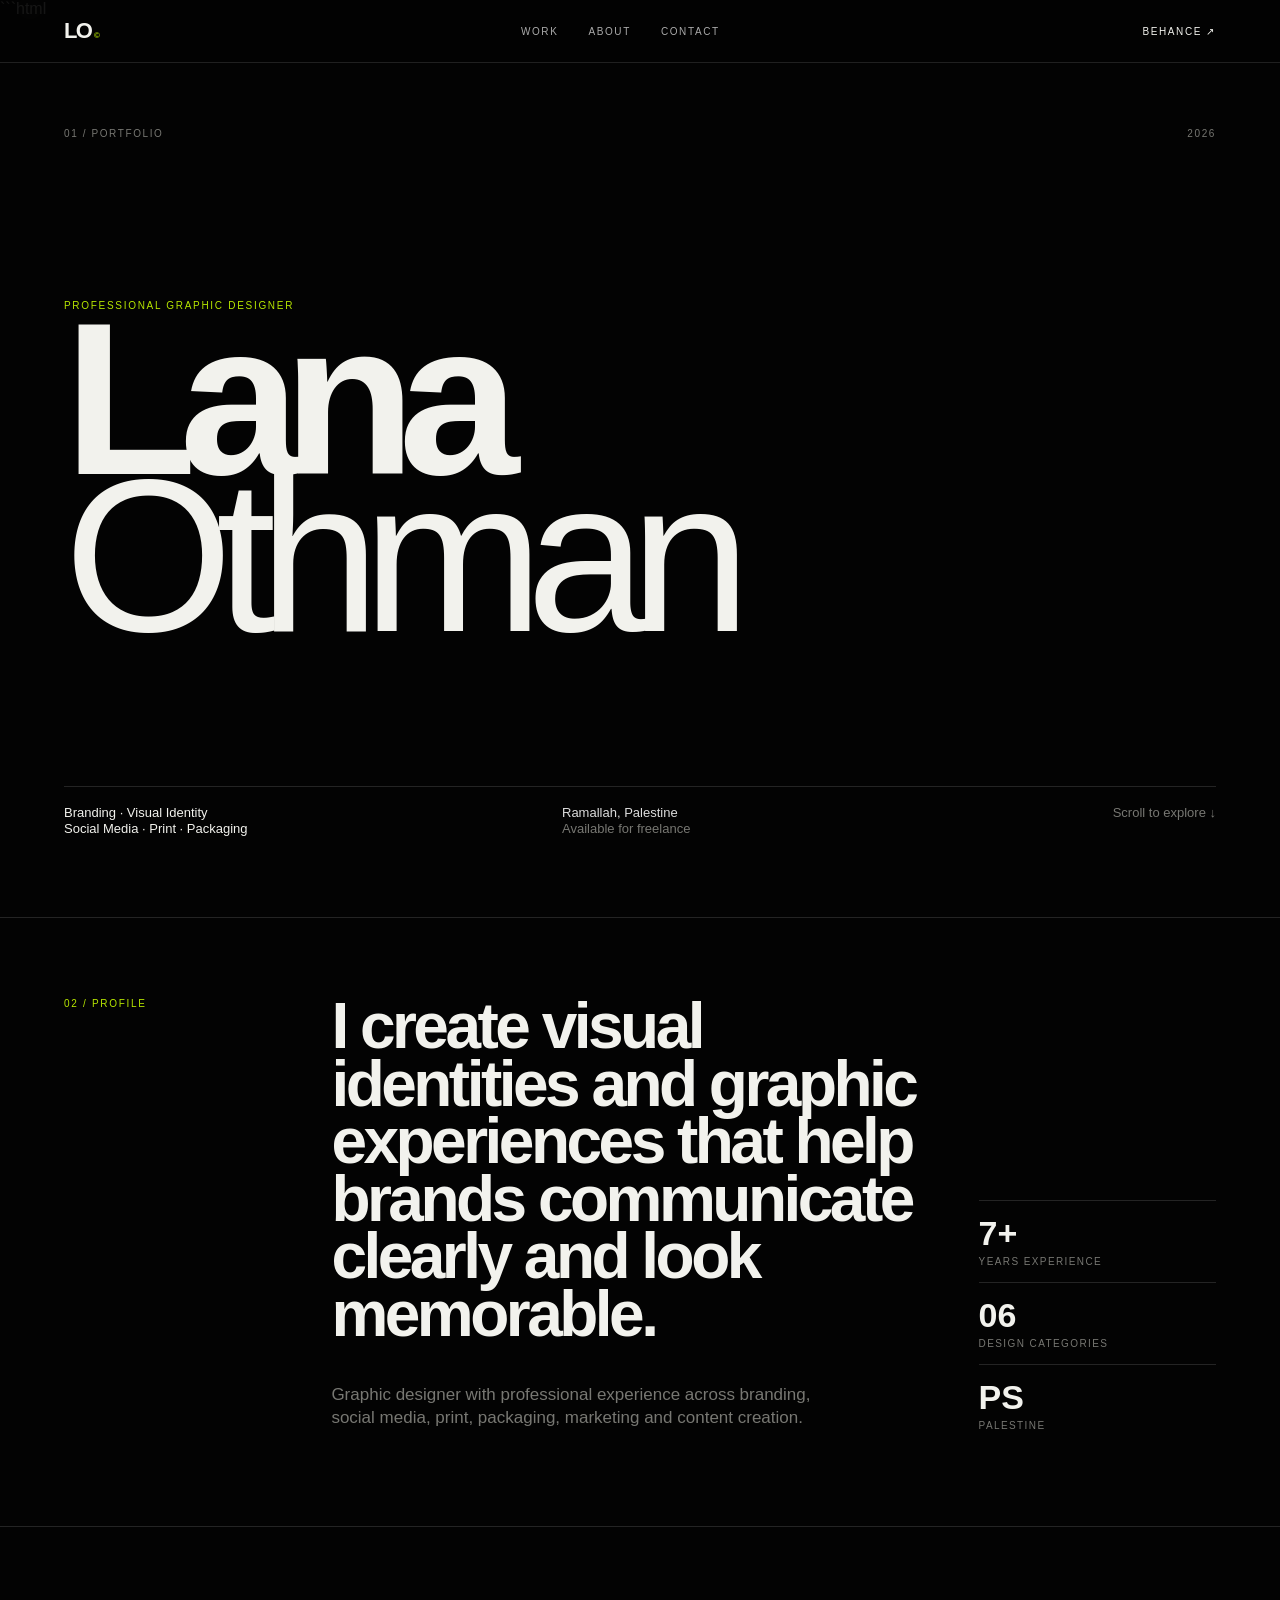
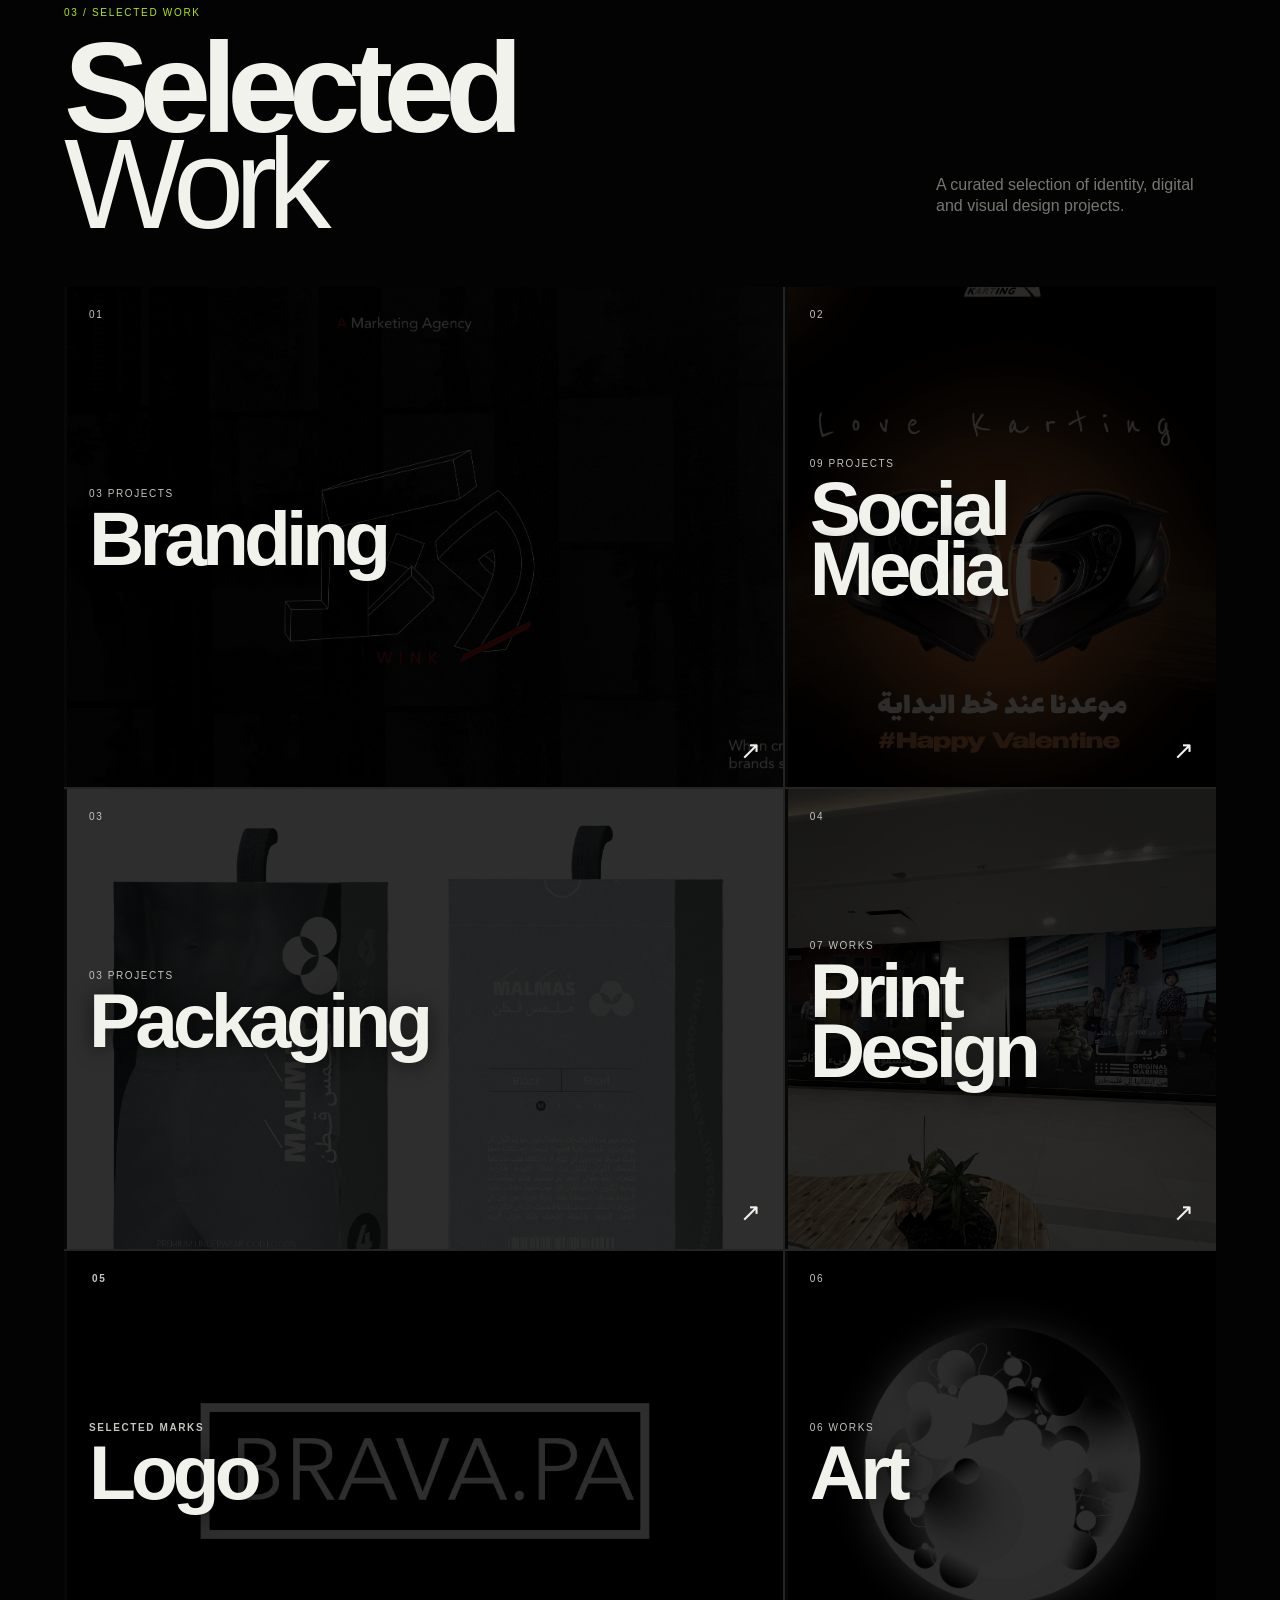
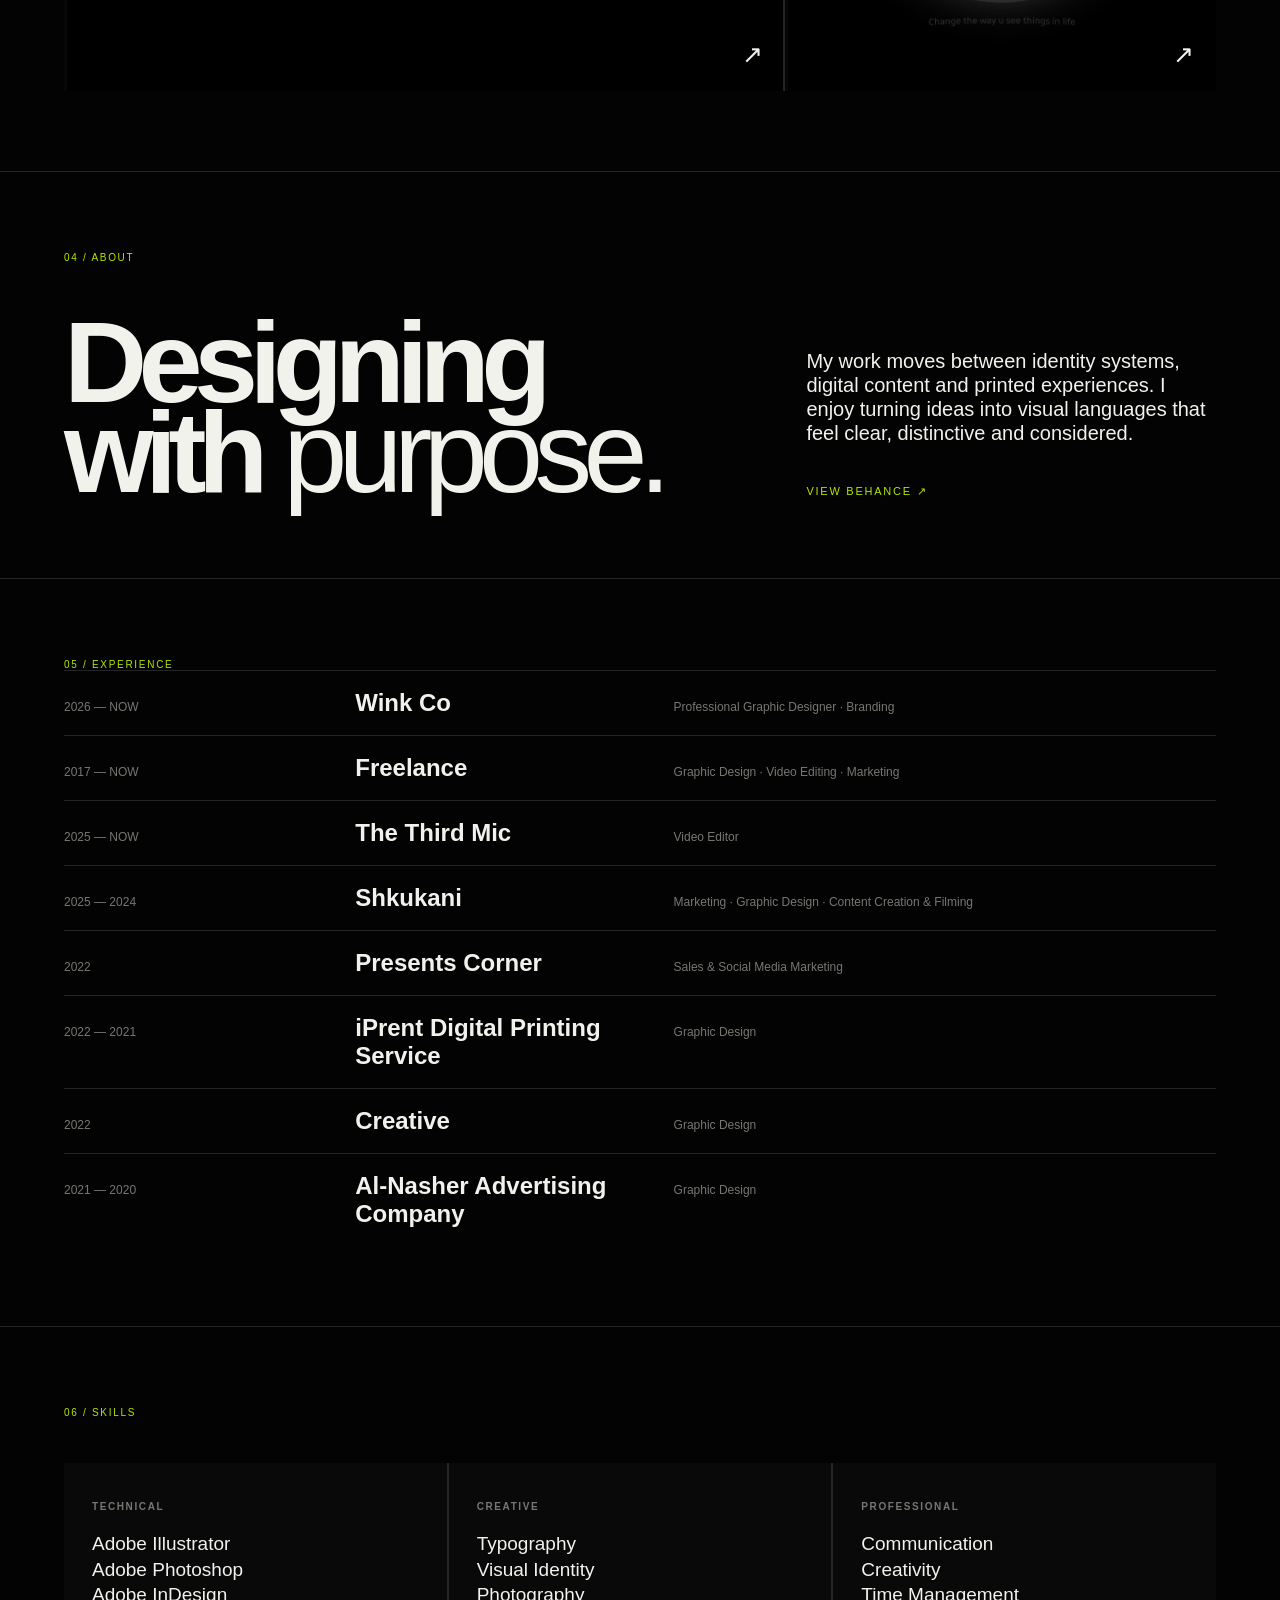
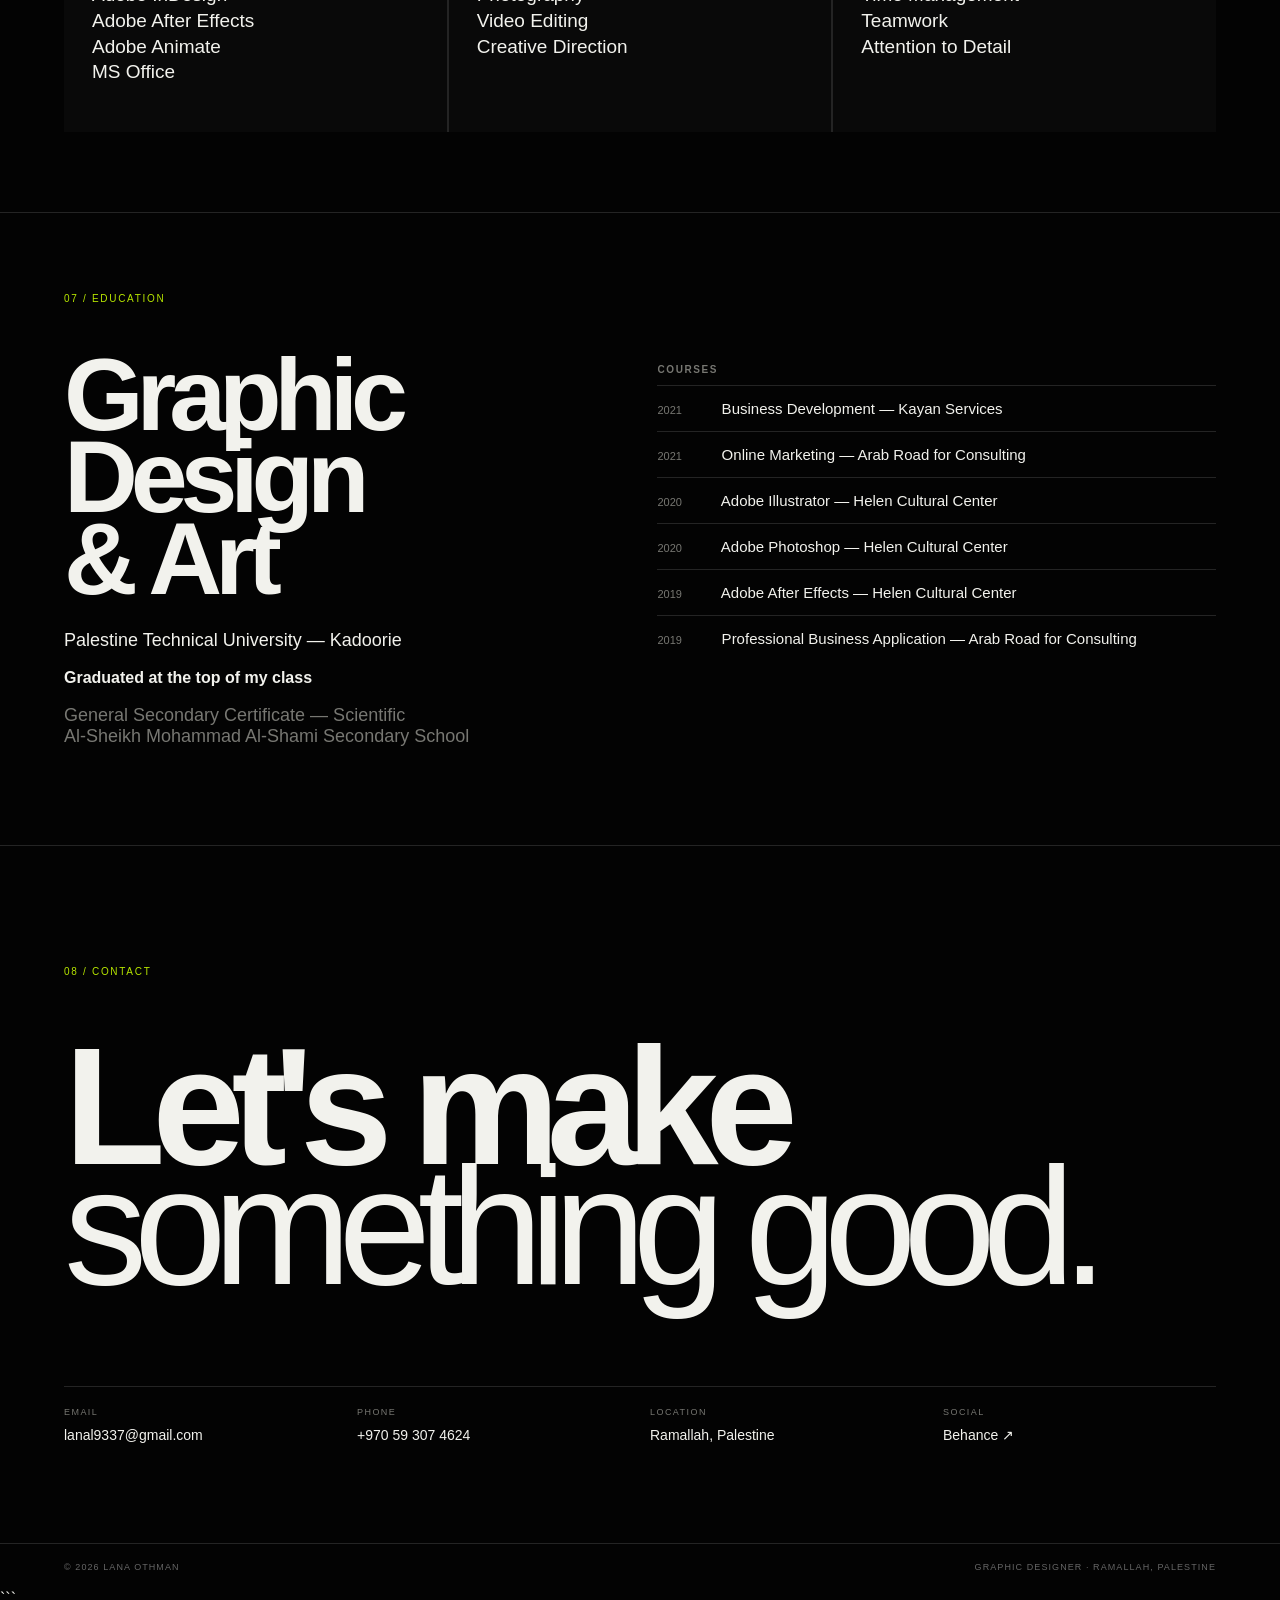
<file: index.html>
```html
<!doctype html>
<html lang="en">
<head>
<meta charset="UTF-8">
<meta name="viewport" content="width=device-width,initial-scale=1">

<title>Lana Othman — Graphic Designer</title>

<meta name="description" content="Lana Othman — Graphic Designer specializing in branding, visual identity, social media, packaging and print design.">

<link rel="stylesheet" href="style.css">
</head>

<body>

<header class="nav">

  <a class="logo" href="#">LO<span>©</span></a>

  <nav>
    <a href="#work">Work</a>
    <a href="#about">About</a>
    <a href="#contact">Contact</a>
  </nav>

  <a
    class="nav-behance"
    href="https://www.behance.net/thenothingless"
    target="_blank"
    rel="noopener"
  >
    Behance ↗
  </a>

</header>

<main>

<!-- =========================
     HERO
========================= -->

<section class="hero">

  <div class="hero-meta">
    <span>01 / PORTFOLIO</span>
    <span>2026</span>
  </div>

  <div class="hero-title">

    <p class="kicker">
      Professional Graphic Designer
    </p>

    <h1>
      Lana<br>
      <i>Othman</i>
    </h1>

  </div>

  <div class="hero-bottom">

    <p>
      Branding · Visual Identity<br>
      Social Media · Print · Packaging
    </p>

    <div class="hero-place">
      Ramallah, Palestine<br>
      <span>Available for freelance</span>
    </div>

    <span class="scroll">
      Scroll to explore ↓
    </span>

  </div>

</section>


<!-- =========================
     PROFILE
========================= -->

<section class="statement">

  <div class="section-no">
    02 / PROFILE
  </div>

  <div class="statement-copy">

    <h2>
      I create visual identities and graphic experiences that help brands communicate clearly and look memorable.
    </h2>

    <p>
      Graphic designer with professional experience across branding, social media, print, packaging, marketing and content creation.
    </p>

  </div>

  <div class="stats">

    <div>
      <b>7+</b>
      <span>Years experience</span>
    </div>

    <div>
      <b>06</b>
      <span>Design categories</span>
    </div>

    <div>
      <b>PS</b>
      <span>Palestine</span>
    </div>

  </div>

</section>


<!-- =========================
     SELECTED WORK
========================= -->

<section id="work" class="work">

  <div class="section-head">

    <div>

      <span class="section-no">
        03 / SELECTED WORK
      </span>

      <h2>
        Selected<br>
        <i>Work</i>
      </h2>

    </div>

    <p>
      A curated selection of identity, digital and visual design projects.
    </p>

  </div>


  <div class="work-grid">

    <!-- BRANDING -->

    <a class="tile branding" href="branding.html">

      <span>01</span>

      <div>
        <small>03 PROJECTS</small>
        <h3>Branding</h3>
      </div>

      <b>↗</b>

    </a>


    <!-- SOCIAL MEDIA -->

    <a class="tile social" href="social-media.html">

      <span>02</span>

      <div>
        <small>09 PROJECTS</small>
        <h3>
          Social<br>
          Media
        </h3>
      </div>

      <b>↗</b>

    </a>


    <!-- PACKAGING -->

    <a class="tile packaging" href="packaging.html">

      <span>03</span>

      <div>
        <small>03 PROJECTS</small>
        <h3>Packaging</h3>
      </div>

      <b>↗</b>

    </a>


    <!-- PRINT -->

    <a class="tile print" href="print.html">

      <span>04</span>

      <div>
        <small>07 WORKS</small>
        <h3>
          Print<br>
          Design
        </h3>
      </div>

      <b>↗</b>

    </a>


    <!-- LOGO -->

    <a class="tile logo" href="logo.html">

      <span>05</span>

      <div>
        <small>SELECTED MARKS</small>
        <h3>Logo</h3>
      </div>

      <b>↗</b>

    </a>


    <!-- ART -->

    <a class="tile art" href="art.html">

      <span>06</span>

      <div>
        <small>06 WORKS</small>
        <h3>Art</h3>
      </div>

      <b>↗</b>

    </a>

  </div>

</section>


<!-- =========================
     ABOUT
========================= -->

<section id="about" class="about">

  <div class="section-no">
    04 / ABOUT
  </div>

  <div class="about-grid">

    <div>

      <h2>
        Designing<br>
        with <i>purpose.</i>
      </h2>

    </div>

    <div class="about-copy">

      <p>
        My work moves between identity systems, digital content and printed experiences. I enjoy turning ideas into visual languages that feel clear, distinctive and considered.
      </p>

      <a
        href="https://www.behance.net/thenothingless"
        target="_blank"
        rel="noopener"
      >
        VIEW BEHANCE ↗
      </a>

    </div>

  </div>

</section>


<!-- =========================
     EXPERIENCE
========================= -->

<section class="experience">

  <div class="section-no">
    05 / EXPERIENCE
  </div>

  <div class="experience-list">

    <article>
      <span>2026 — NOW</span>
      <strong>Wink Co</strong>
      <em>Professional Graphic Designer · Branding</em>
    </article>

    <article>
      <span>2017 — NOW</span>
      <strong>Freelance</strong>
      <em>Graphic Design · Video Editing · Marketing</em>
    </article>

    <article>
      <span>2025 — NOW</span>
      <strong>The Third Mic</strong>
      <em>Video Editor</em>
    </article>

    <article>
      <span>2025 — 2024</span>
      <strong>Shkukani</strong>
      <em>Marketing · Graphic Design · Content Creation &amp; Filming</em>
    </article>

    <article>
      <span>2022</span>
      <strong>Presents Corner</strong>
      <em>Sales &amp; Social Media Marketing</em>
    </article>

    <article>
      <span>2022 — 2021</span>
      <strong>iPrent Digital Printing Service</strong>
      <em>Graphic Design</em>
    </article>

    <article>
      <span>2022</span>
      <strong>Creative</strong>
      <em>Graphic Design</em>
    </article>

    <article>
      <span>2021 — 2020</span>
      <strong>Al-Nasher Advertising Company</strong>
      <em>Graphic Design</em>
    </article>

  </div>

</section>


<!-- =========================
     SKILLS
========================= -->

<section class="skills">

  <div class="section-no">
    06 / SKILLS
  </div>

  <div class="skill-grid">

    <div>
      <h3>Technical</h3>

      <p>
        Adobe Illustrator<br>
        Adobe Photoshop<br>
        Adobe InDesign<br>
        Adobe After Effects<br>
        Adobe Animate<br>
        MS Office
      </p>
    </div>


    <div>

      <h3>Creative</h3>

      <p>
        Typography<br>
        Visual Identity<br>
        Photography<br>
        Video Editing<br>
        Creative Direction
      </p>

    </div>


    <div>

      <h3>Professional</h3>

      <p>
        Communication<br>
        Creativity<br>
        Time Management<br>
        Teamwork<br>
        Attention to Detail
      </p>

    </div>

  </div>

</section>


<!-- =========================
     EDUCATION
========================= -->

<section class="education">

  <div class="section-no">
    07 / EDUCATION
  </div>

  <div class="edu-grid">

    <div>

      <h2>
        Graphic Design<br>
        &amp; Art
      </h2>

      <p>
        Palestine Technical University — Kadoorie
      </p>

      <strong>
        Graduated at the top of my class
      </strong>

      <p class="muted">
        General Secondary Certificate — Scientific<br>
        Al-Sheikh Mohammad Al-Shami Secondary School
      </p>

    </div>


    <div>

      <h3>Courses</h3>

      <ul>

        <li>
          <span>2021</span>
          Business Development — Kayan Services
        </li>

        <li>
          <span>2021</span>
          Online Marketing — Arab Road for Consulting
        </li>

        <li>
          <span>2020</span>
          Adobe Illustrator — Helen Cultural Center
        </li>

        <li>
          <span>2020</span>
          Adobe Photoshop — Helen Cultural Center
        </li>

        <li>
          <span>2019</span>
          Adobe After Effects — Helen Cultural Center
        </li>

        <li>
          <span>2019</span>
          Professional Business Application — Arab Road for Consulting
        </li>

      </ul>

    </div>

  </div>

</section>


<!-- =========================
     CONTACT
========================= -->

<section id="contact" class="contact">

  <div class="section-no">
    08 / CONTACT
  </div>

  <h2>
    Let's make<br>
    <i>something good.</i>
  </h2>

  <div class="contact-bottom">

    <div>

      <span>EMAIL</span>

      <a href="mailto:lanal9337@gmail.com">
        lanal9337@gmail.com
      </a>

    </div>


    <div>

      <span>PHONE</span>

      <a href="tel:+970593074624">
        +970 59 307 4624
      </a>

    </div>


    <div>

      <span>LOCATION</span>

      <p>
        Ramallah, Palestine
      </p>

    </div>


    <div>

      <span>SOCIAL</span>

      <a
        href="https://www.behance.net/thenothingless"
        target="_blank"
        rel="noopener"
      >
        Behance ↗
      </a>

    </div>

  </div>

</section>

</main>


<footer>

  <span>
    © 2026 Lana Othman
  </span>

  <span>
    Graphic Designer · Ramallah, Palestine
  </span>

</footer>

</body>
</html>
```
</file>
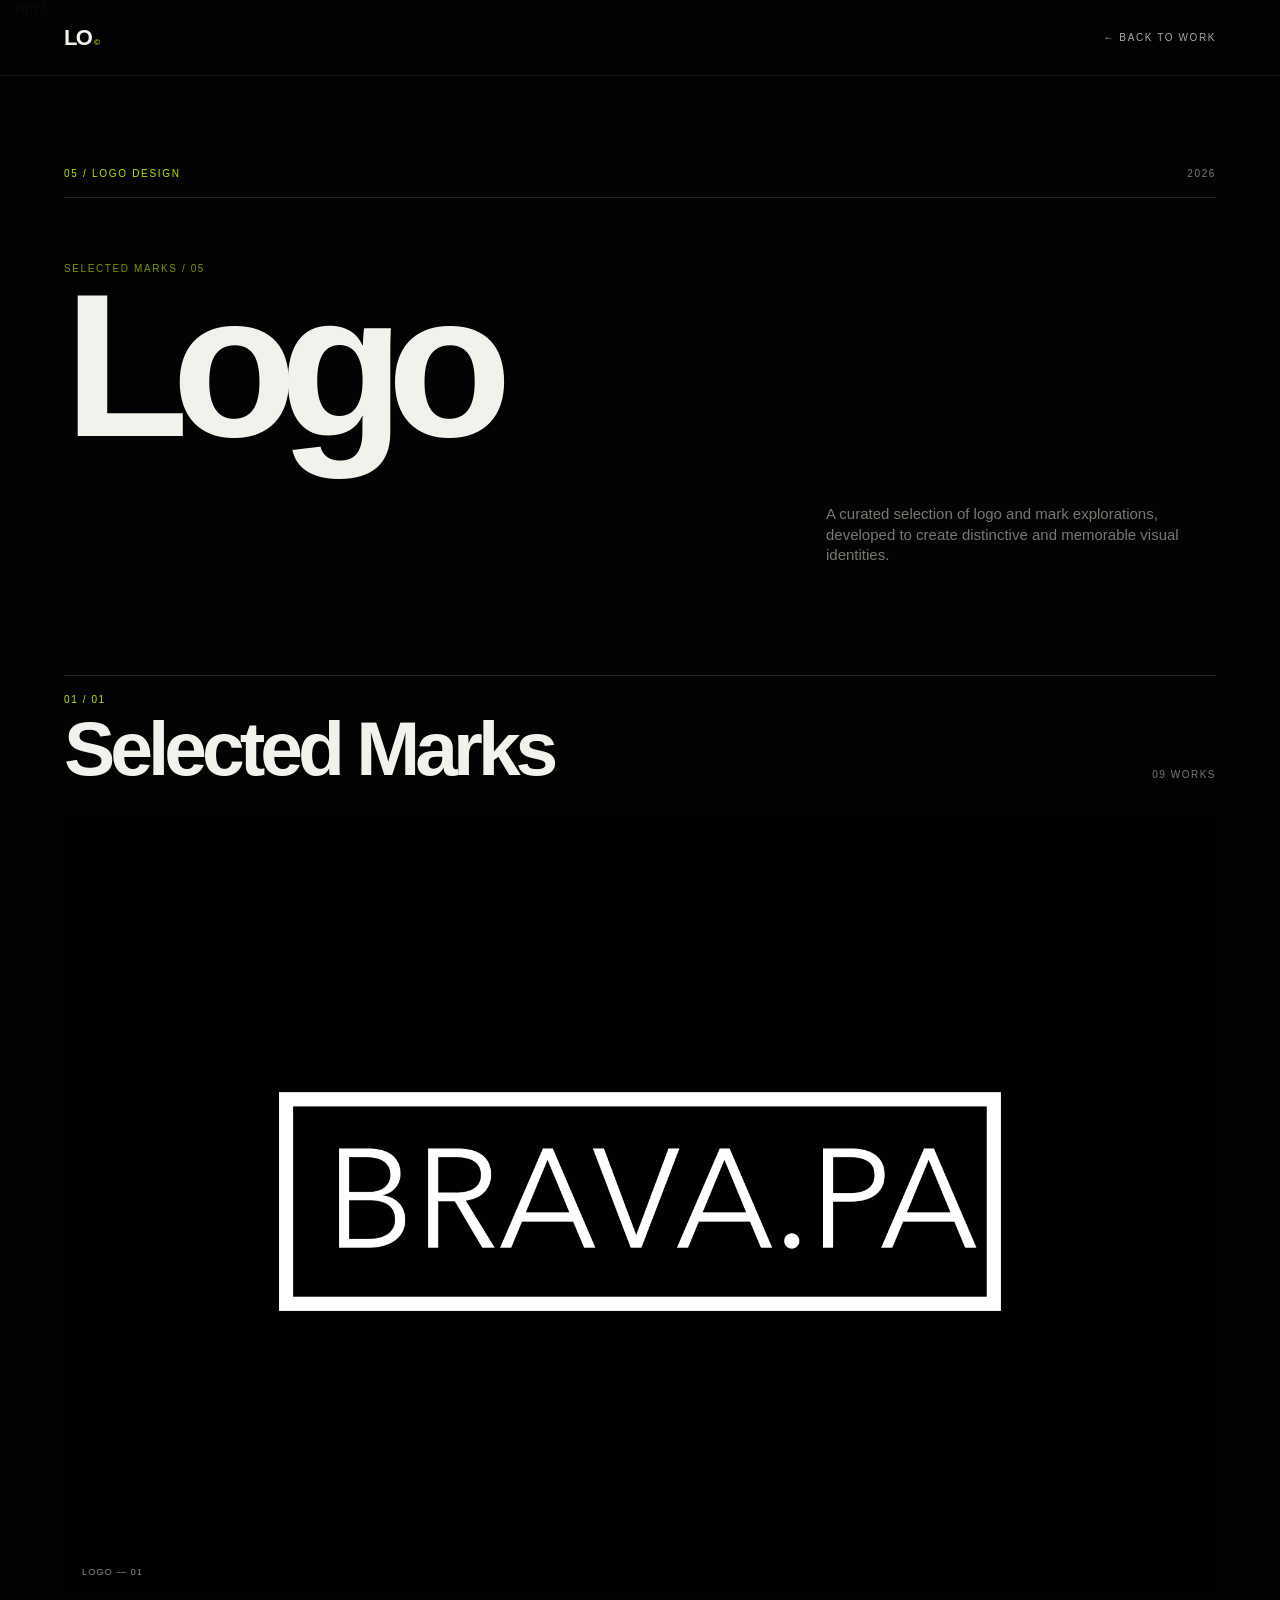
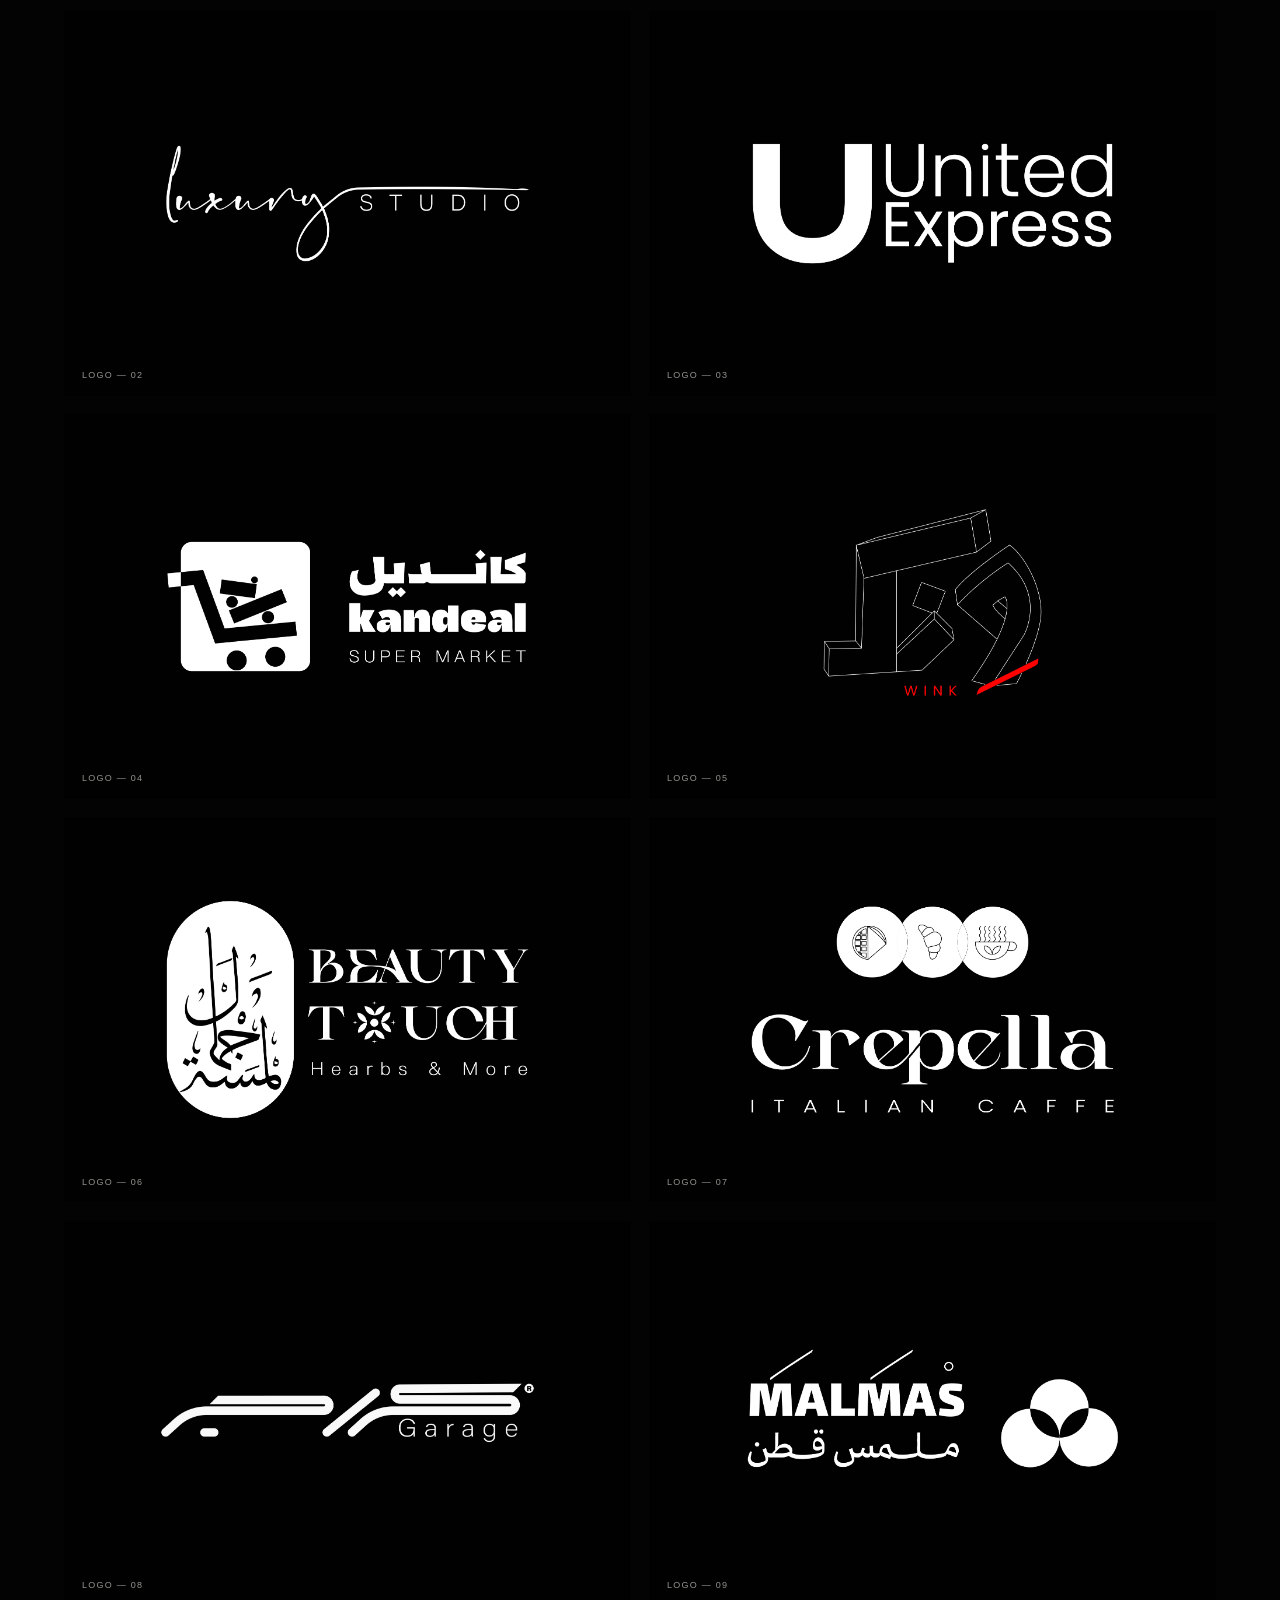
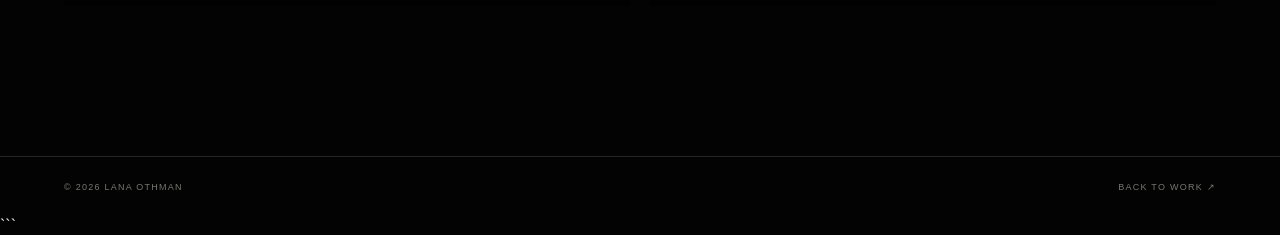
<file: logo.html>
```html
<!DOCTYPE html>
<html lang="en">
<head>
  <meta charset="UTF-8">
  <meta name="viewport" content="width=device-width, initial-scale=1.0">

  <title>Logo — Lana Othman</title>

  <style>
    @font-face{
      font-family:Acumin;
      src:local("Acumin Variable Concept");
      font-weight:100 900;
    }

    :root{
      --bg:#030303;
      --fg:#f2f2ed;
      --muted:#777772;
      --line:#242424;
      --lime:#b7e600;
      --pad:clamp(22px,5vw,78px);
    }

    *{
      box-sizing:border-box;
    }

    html{
      scroll-behavior:smooth;
    }

    body{
      margin:0;
      background:var(--bg);
      color:var(--fg);
      font-family:Acumin,Inter,Arial,sans-serif;
      overflow-x:hidden;
    }

    a{
      color:inherit;
      text-decoration:none;
    }

    /* NAV */

    .project-nav{
      position:fixed;
      z-index:20;
      top:0;
      left:0;
      right:0;
      height:76px;
      padding:0 var(--pad);
      display:flex;
      align-items:center;
      justify-content:space-between;
      background:rgba(3,3,3,.94);
      backdrop-filter:blur(18px);
      -webkit-backdrop-filter:blur(18px);
      border-bottom:1px solid rgba(255,255,255,.08);
    }

    .logo{
      font-size:22px;
      font-weight:900;
      letter-spacing:-.08em;
    }

    .logo span{
      color:var(--lime);
      font-size:8px;
      margin-left:3px;
    }

    .back{
      font-size:10px;
      text-transform:uppercase;
      letter-spacing:.16em;
      color:#aaa;
      transition:.25s ease;
    }

    .back:hover{
      color:var(--lime);
    }

    /* INTRO */

    .sub{
      max-width:1500px;
      margin:0 auto;
      padding:150px var(--pad) 0;
    }

    .intro-top{
      display:flex;
      justify-content:space-between;
      align-items:flex-start;
      border-bottom:1px solid var(--line);
      padding-bottom:18px;
    }

    .section-no{
      font-size:10px;
      text-transform:uppercase;
      letter-spacing:.17em;
      color:var(--lime);
    }

    .year{
      font-size:10px;
      letter-spacing:.16em;
      color:var(--muted);
    }

    .project-intro{
      padding:65px 0 110px;
    }

    .project-number{
      display:block;
      margin-bottom:18px;
      color:var(--lime);
      opacity:.65;
      font-size:10px;
      letter-spacing:.16em;
    }

    h1{
      font-size:clamp(90px,16vw,230px);
      line-height:.72;
      letter-spacing:-.085em;
      font-weight:850;
      margin:0;
    }

    .intro-description{
      max-width:390px;
      margin:65px 0 0 auto;
      color:var(--muted);
      font-size:15px;
      line-height:1.35;
    }

    /* PROJECT */

    .project{
      margin:0 0 150px;
    }

    .project-head{
      display:flex;
      justify-content:space-between;
      align-items:end;
      border-top:1px solid var(--line);
      padding-top:18px;
      margin-bottom:30px;
    }

    .project-index{
      display:block;
      margin-bottom:12px;
      font-size:10px;
      letter-spacing:.16em;
      color:var(--lime);
    }

    h2{
      font-size:clamp(42px,6vw,86px);
      line-height:.82;
      letter-spacing:-.065em;
      font-weight:700;
      margin:0;
    }

    .project-count{
      color:var(--muted);
      font-size:10px;
      letter-spacing:.15em;
      text-transform:uppercase;
    }

    /* GALLERY */

    .gallery{
      display:grid;
      grid-template-columns:repeat(2,minmax(0,1fr));
      gap:18px;
    }

    figure{
      position:relative;
      margin:0;
      overflow:hidden;
      background:#050505;
    }

    figure img{
      position:relative;
      z-index:1;
      display:block;
      width:100%;
      height:auto;
      filter:none;
      transform:scale(1.001);
      transition:
        transform .9s cubic-bezier(.2,.7,.2,1);
    }

    figure:hover img{
      transform:scale(1.035);
    }

    figcaption{
      position:absolute;
      z-index:3;
      left:18px;
      bottom:16px;
      color:#d0d0ca;
      font-size:9px;
      letter-spacing:.14em;
      text-transform:uppercase;
      opacity:.7;
      transition:.4s ease;
    }

    figure:hover figcaption{
      color:var(--lime);
      opacity:1;
    }

    /* FIRST IMAGE LARGE */

    .gallery figure:first-child{
      grid-column:1 / -1;
    }

    /* FOOTER */

    .project-footer{
      margin-top:40px;
      padding:25px var(--pad);
      border-top:1px solid var(--line);
      display:flex;
      justify-content:space-between;
      align-items:center;
      color:var(--muted);
      font-size:9px;
      letter-spacing:.14em;
      text-transform:uppercase;
    }

    .project-footer a{
      transition:.25s ease;
    }

    .project-footer a:hover{
      color:var(--lime);
    }

    /* MOBILE */

    @media(max-width:800px){

      .project-nav{
        height:68px;
      }

      .sub{
        padding:120px 20px 0;
      }

      .intro-top{
        padding-bottom:14px;
      }

      .project-intro{
        padding:50px 0 80px;
      }

      h1{
        font-size:25vw;
      }

      .intro-description{
        margin:45px 0 0;
        font-size:14px;
      }

      .project{
        margin-bottom:100px;
      }

      .project-head{
        display:block;
        margin-bottom:20px;
      }

      h2{
        font-size:15vw;
      }

      .project-count{
        display:block;
        margin-top:15px;
      }

      .gallery{
        grid-template-columns:1fr;
        gap:12px;
      }

      .gallery figure:first-child{
        grid-column:auto;
      }

      figure img{
        filter:none;
      }

      .project-footer{
        padding:20px;
        display:block;
        line-height:2;
      }
    }
  </style>
</head>

<body>

  <!-- NAV -->

  <header class="project-nav">

    <a class="logo" href="index.html">
      LO<span>©</span>
    </a>

    <a class="back" href="index.html">
      ← Back to Work
    </a>

  </header>


  <!-- MAIN -->

  <main class="sub">

    <div class="intro-top">
      <span class="section-no">05 / LOGO DESIGN</span>
      <span class="year">2026</span>
    </div>


    <div class="project-intro">

      <span class="project-number">SELECTED MARKS / 05</span>

      <h1>Logo</h1>

      <p class="intro-description">
        A curated selection of logo and mark explorations,
        developed to create distinctive and memorable visual identities.
      </p>

    </div>


    <!-- LOGO WORK -->

    <section class="project">

      <div class="project-head">

        <div>
          <span class="project-index">01 / 01</span>
          <h2>Selected Marks</h2>
        </div>

        <span class="project-count">
          09 Works
        </span>

      </div>


      <div class="gallery">

        <figure>
          <img src="images/logo/logo-01.jpg" alt="Logo design 01">
          <figcaption>Logo — 01</figcaption>
        </figure>

        <figure>
          <img src="images/logo/logo-02.jpg" alt="Logo design 02">
          <figcaption>Logo — 02</figcaption>
        </figure>

        <figure>
          <img src="images/logo/logo-03.jpg" alt="Logo design 03">
          <figcaption>Logo — 03</figcaption>
        </figure>

        <figure>
          <img src="images/logo/logo-04.jpg" alt="Logo design 04">
          <figcaption>Logo — 04</figcaption>
        </figure>

        <figure>
          <img src="images/logo/logo-05.jpg" alt="Logo design 05">
          <figcaption>Logo — 05</figcaption>
        </figure>

        <figure>
          <img src="images/logo/logo-06.jpg" alt="Logo design 06">
          <figcaption>Logo — 06</figcaption>
        </figure>

        <figure>
          <img src="images/logo/logo-07.jpg" alt="Logo design 07">
          <figcaption>Logo — 07</figcaption>
        </figure>

        <figure>
          <img src="images/logo/logo-08.jpg" alt="Logo design 08">
          <figcaption>Logo — 08</figcaption>
        </figure>

        <figure>
          <img src="images/logo/logo-09.jpg" alt="Logo design 09">
          <figcaption>Logo — 09</figcaption>
        </figure>

      </div>

    </section>

  </main>


  <footer class="project-footer">

    <span>© 2026 Lana Othman</span>

    <a href="index.html">
      Back to Work ↗
    </a>

  </footer>

</body>
</html>
```
</file>
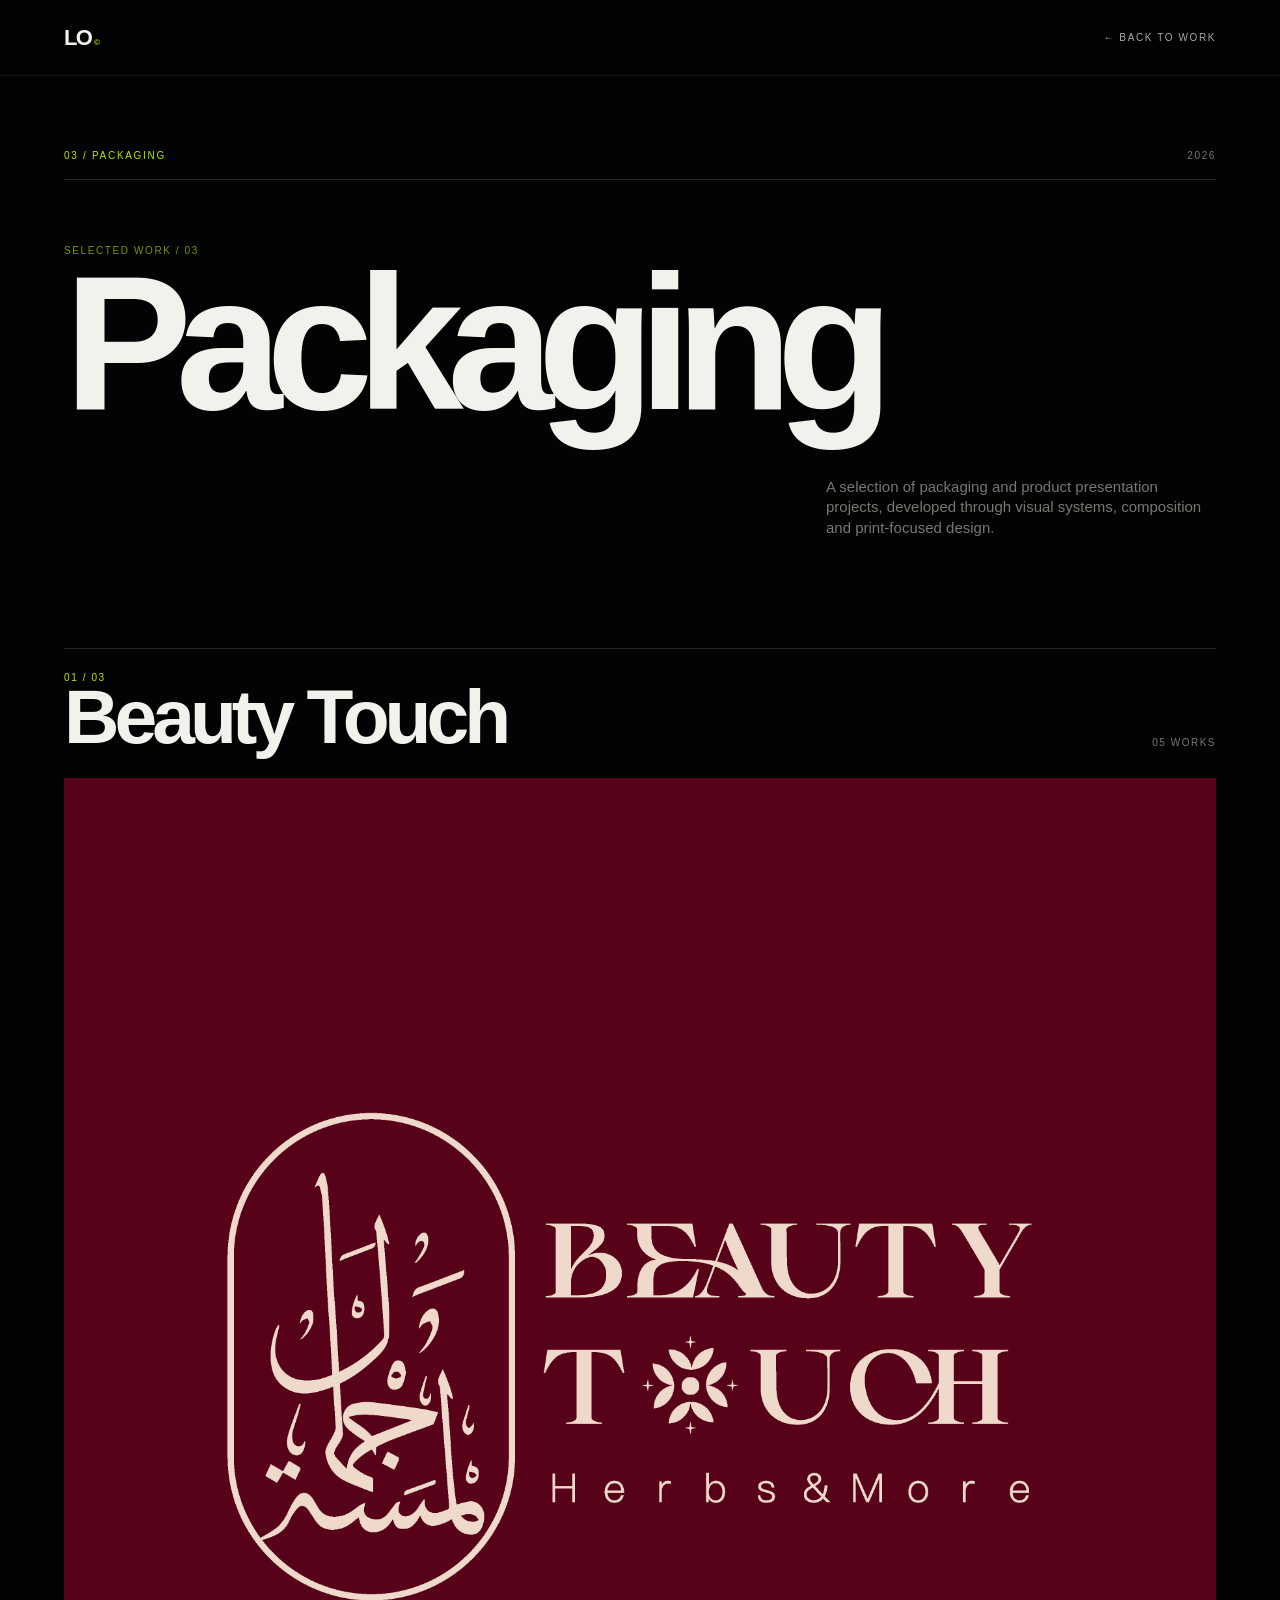
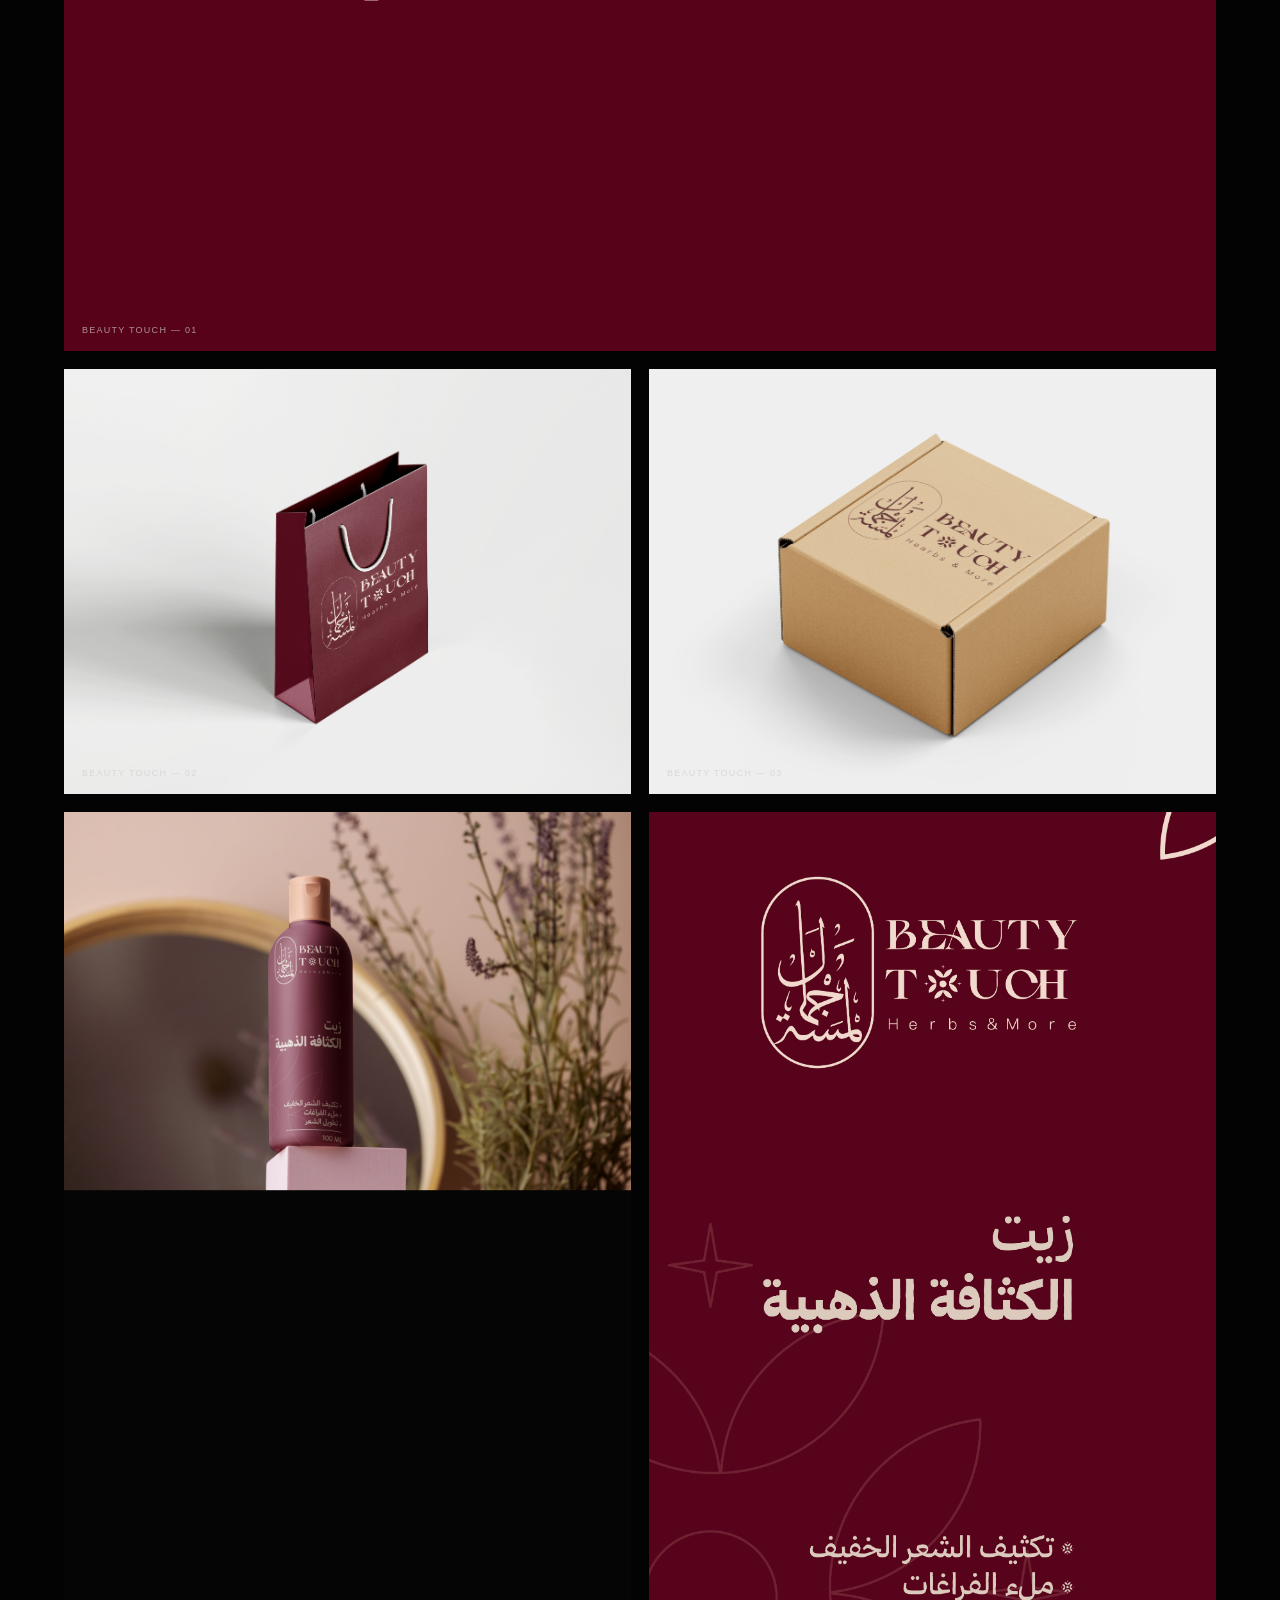
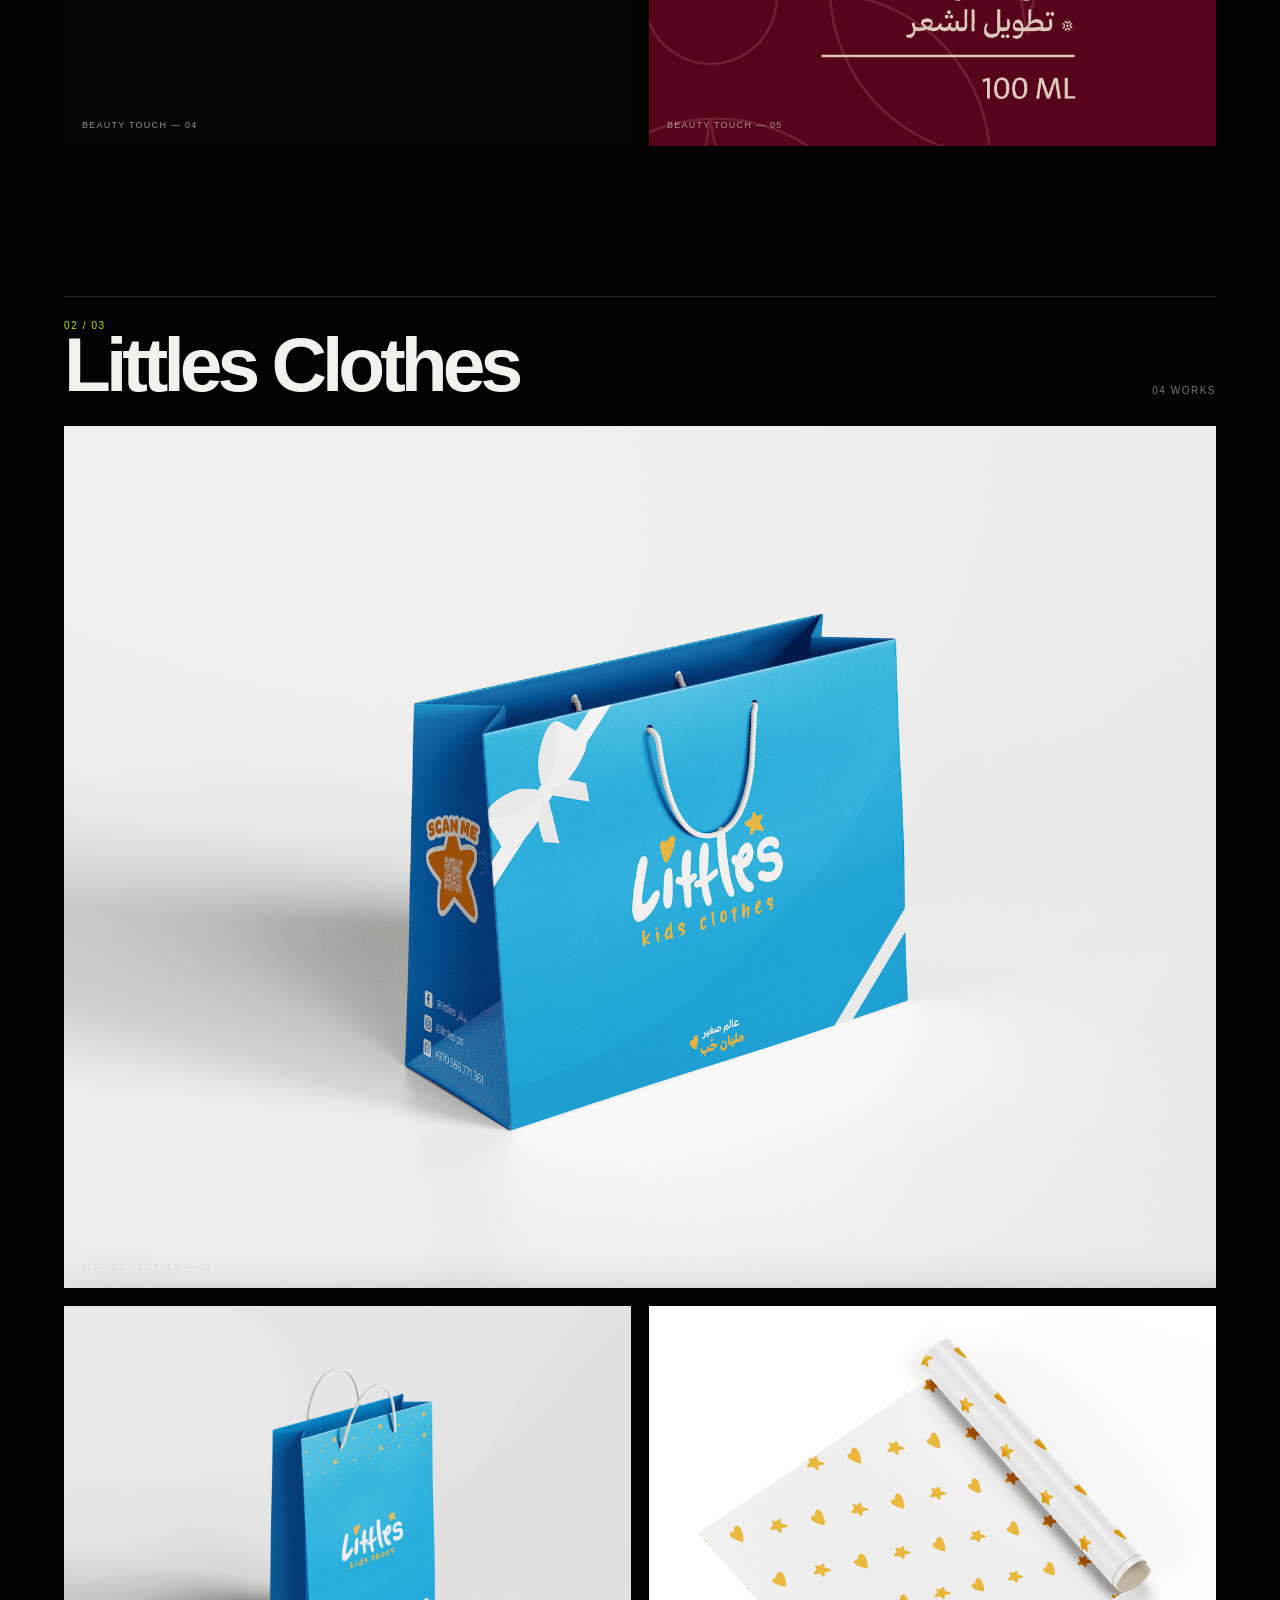
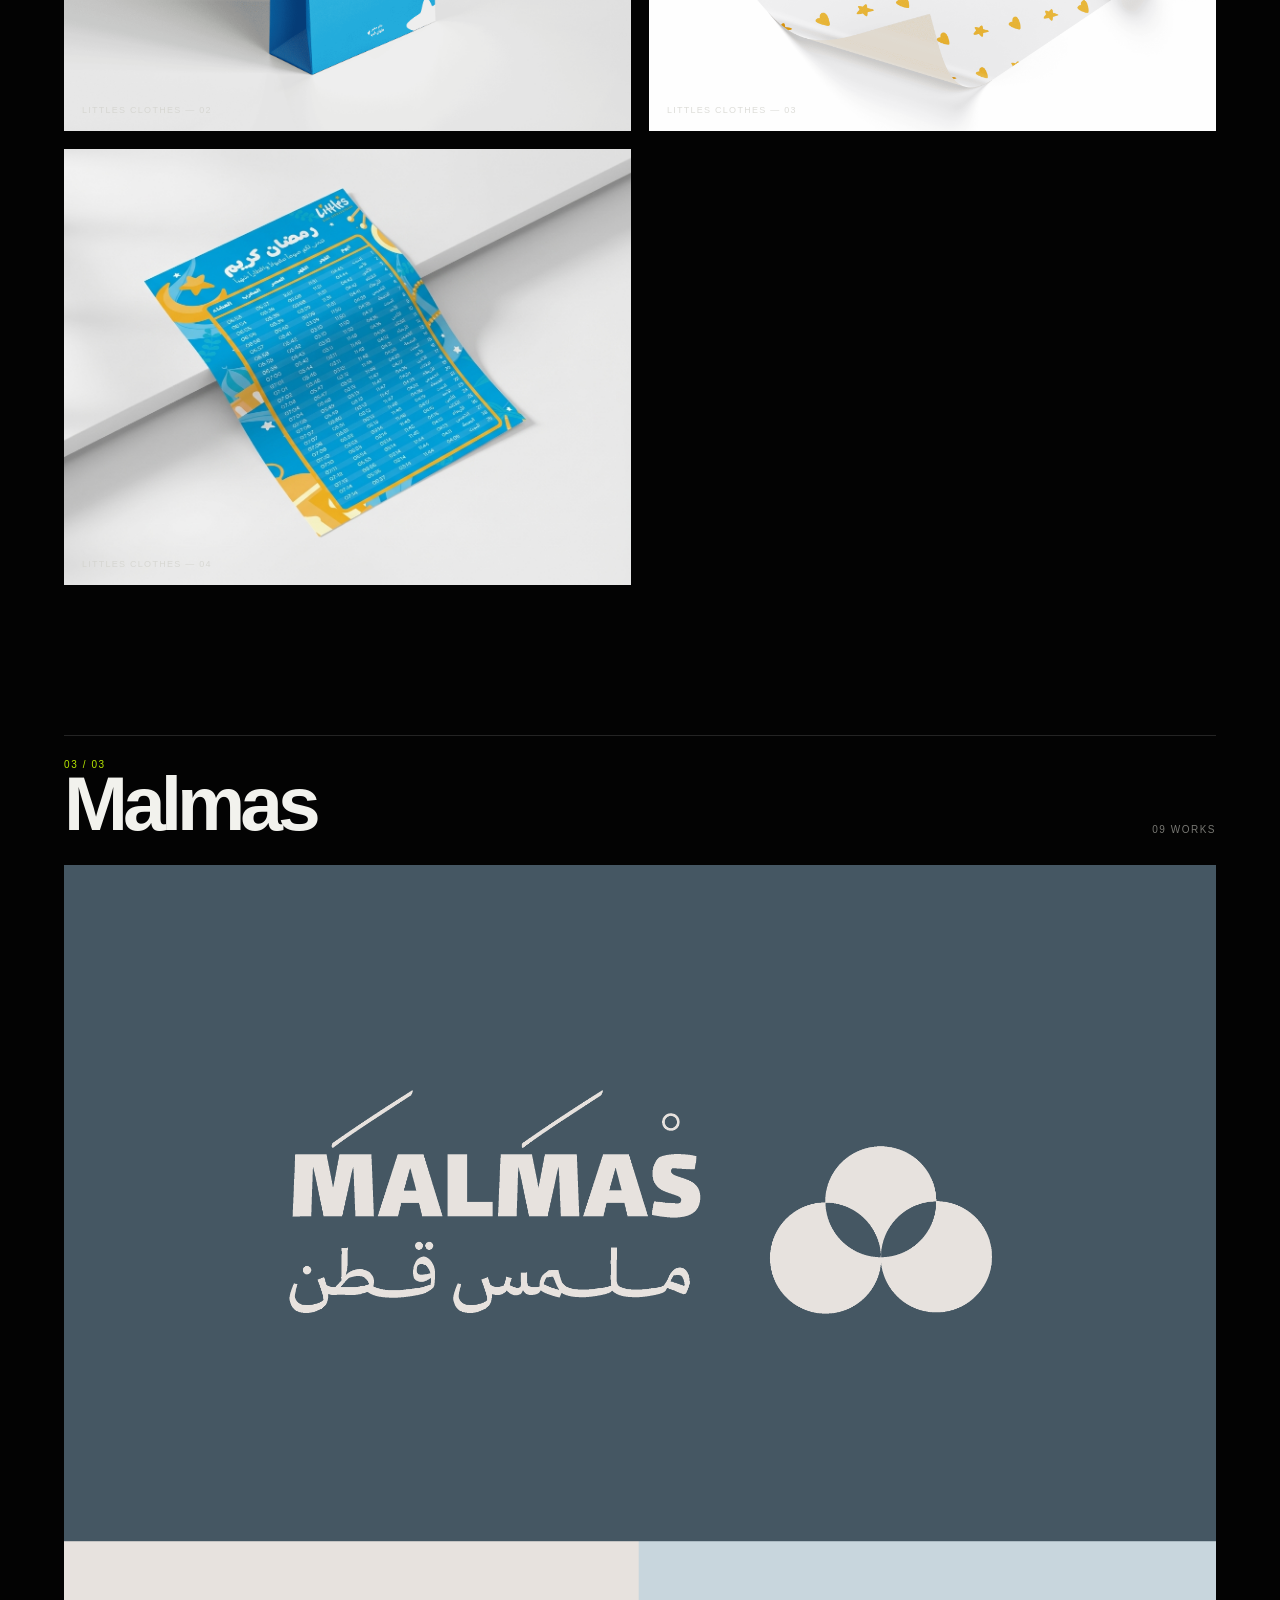
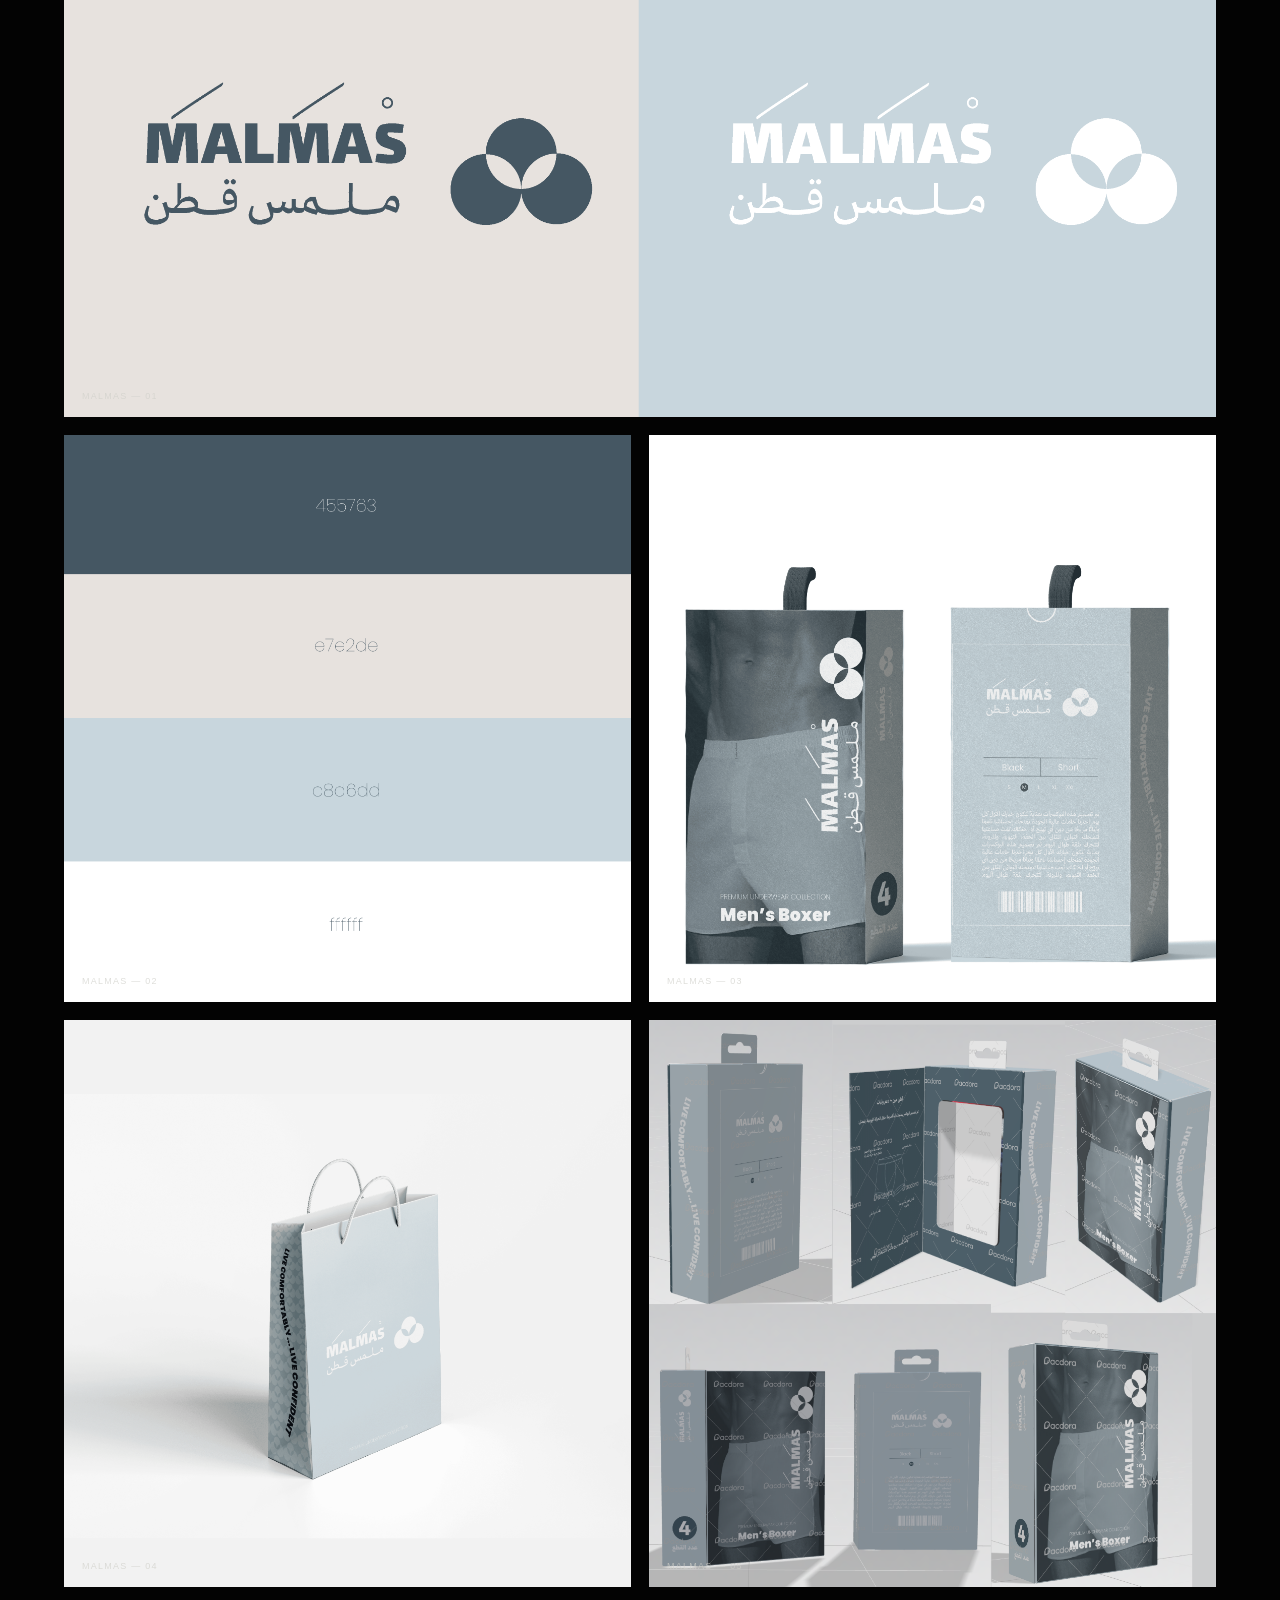
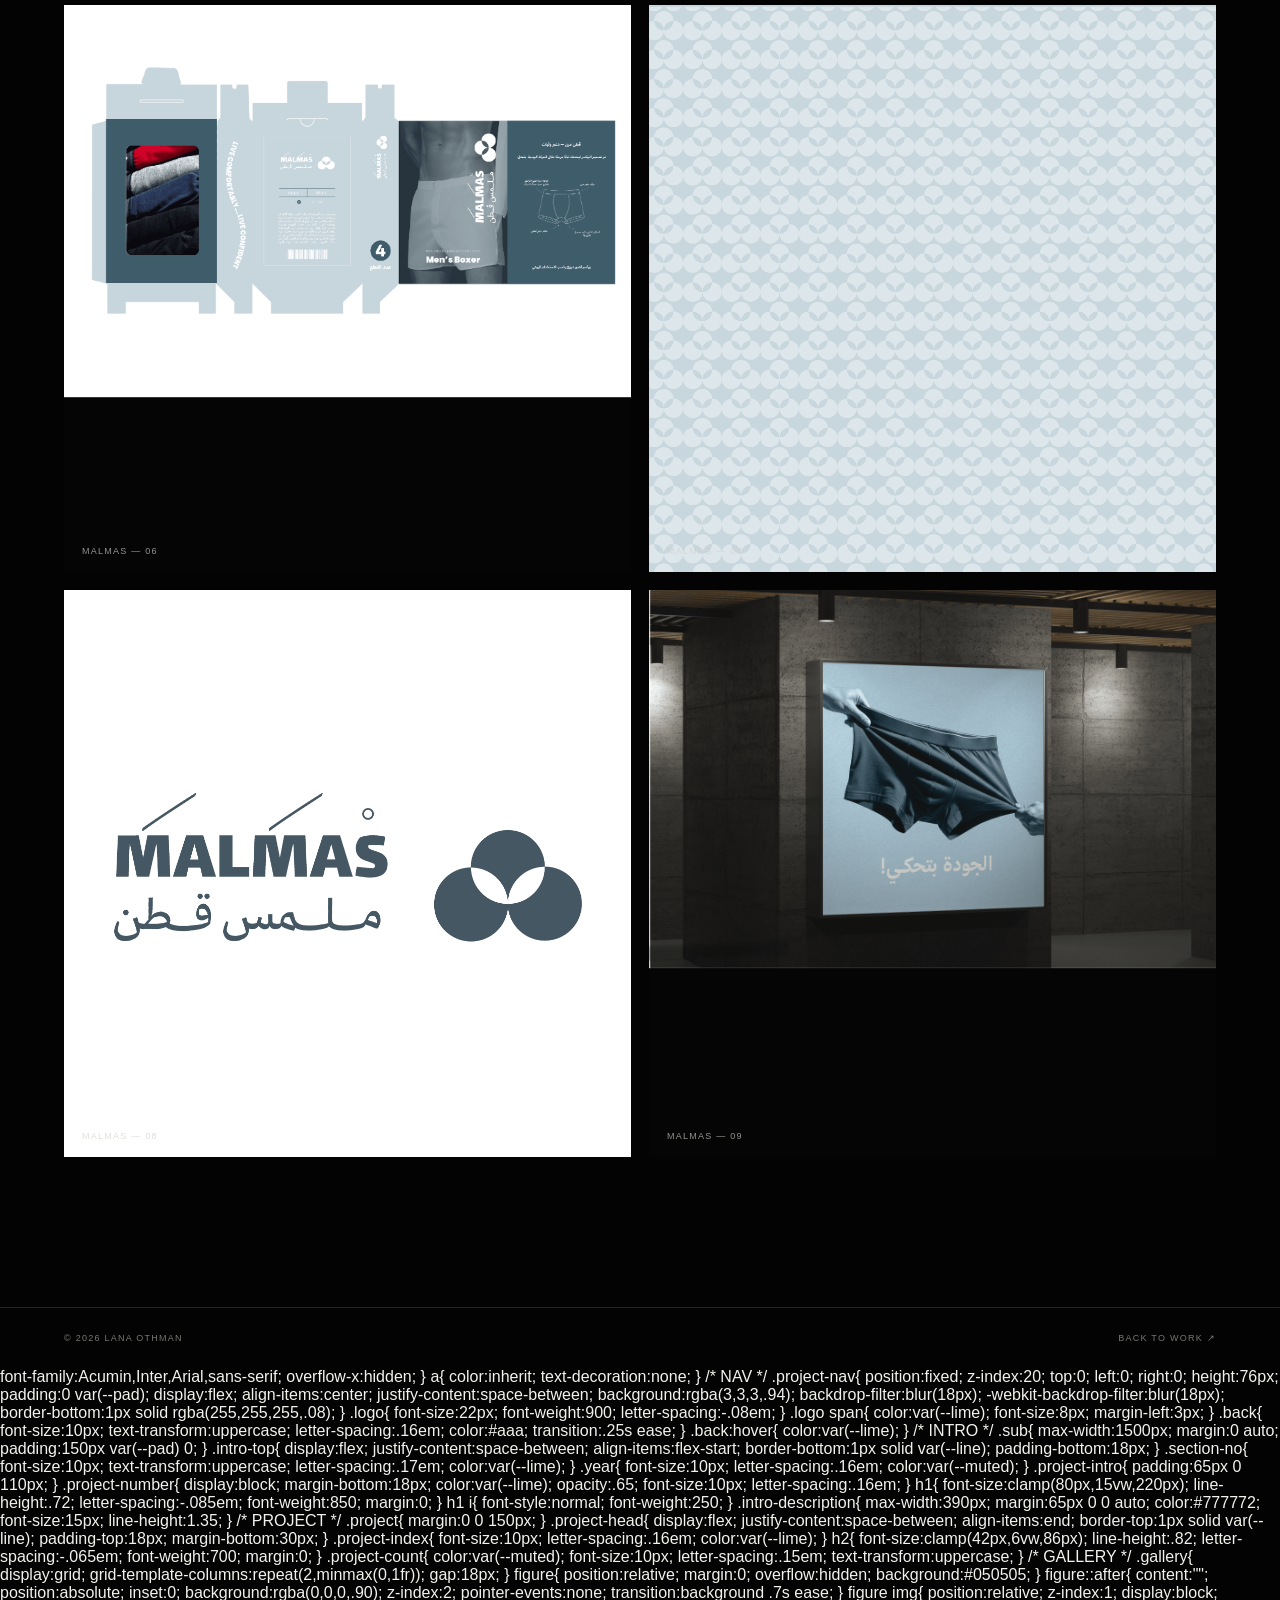
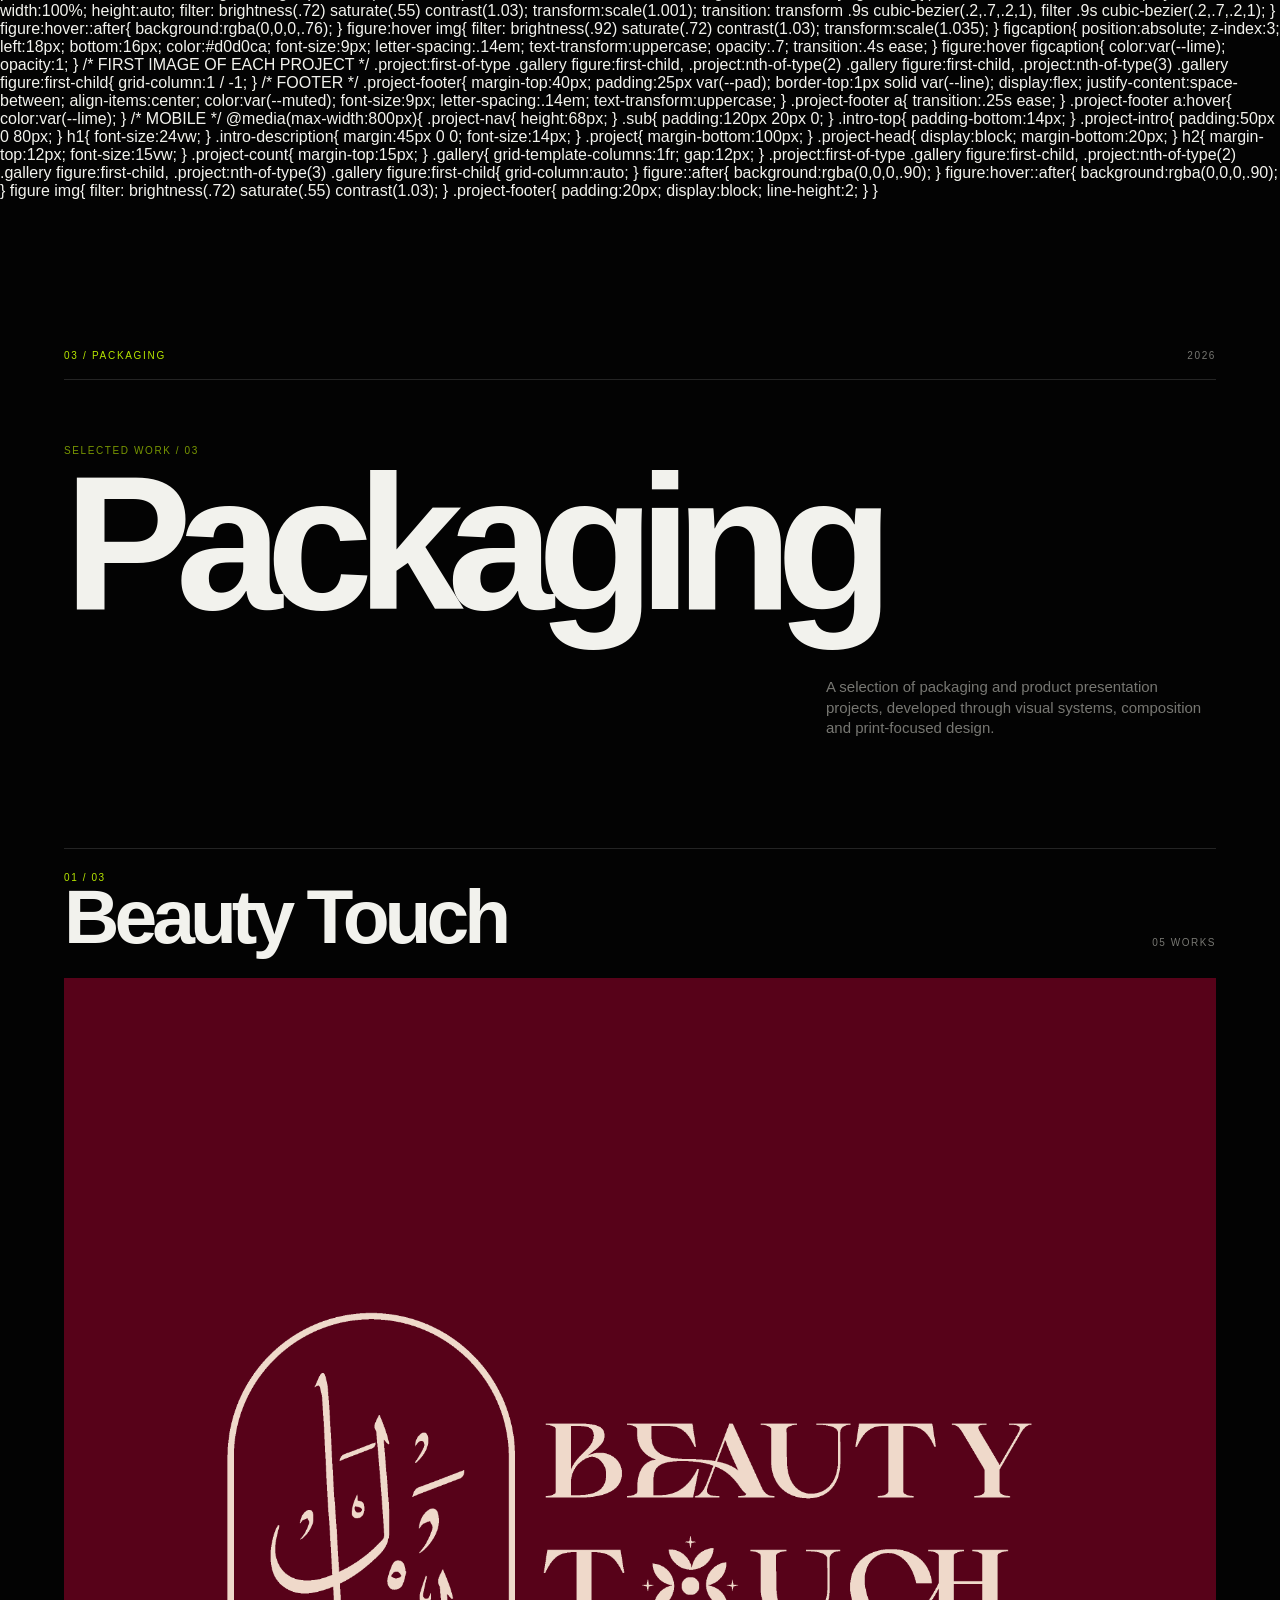
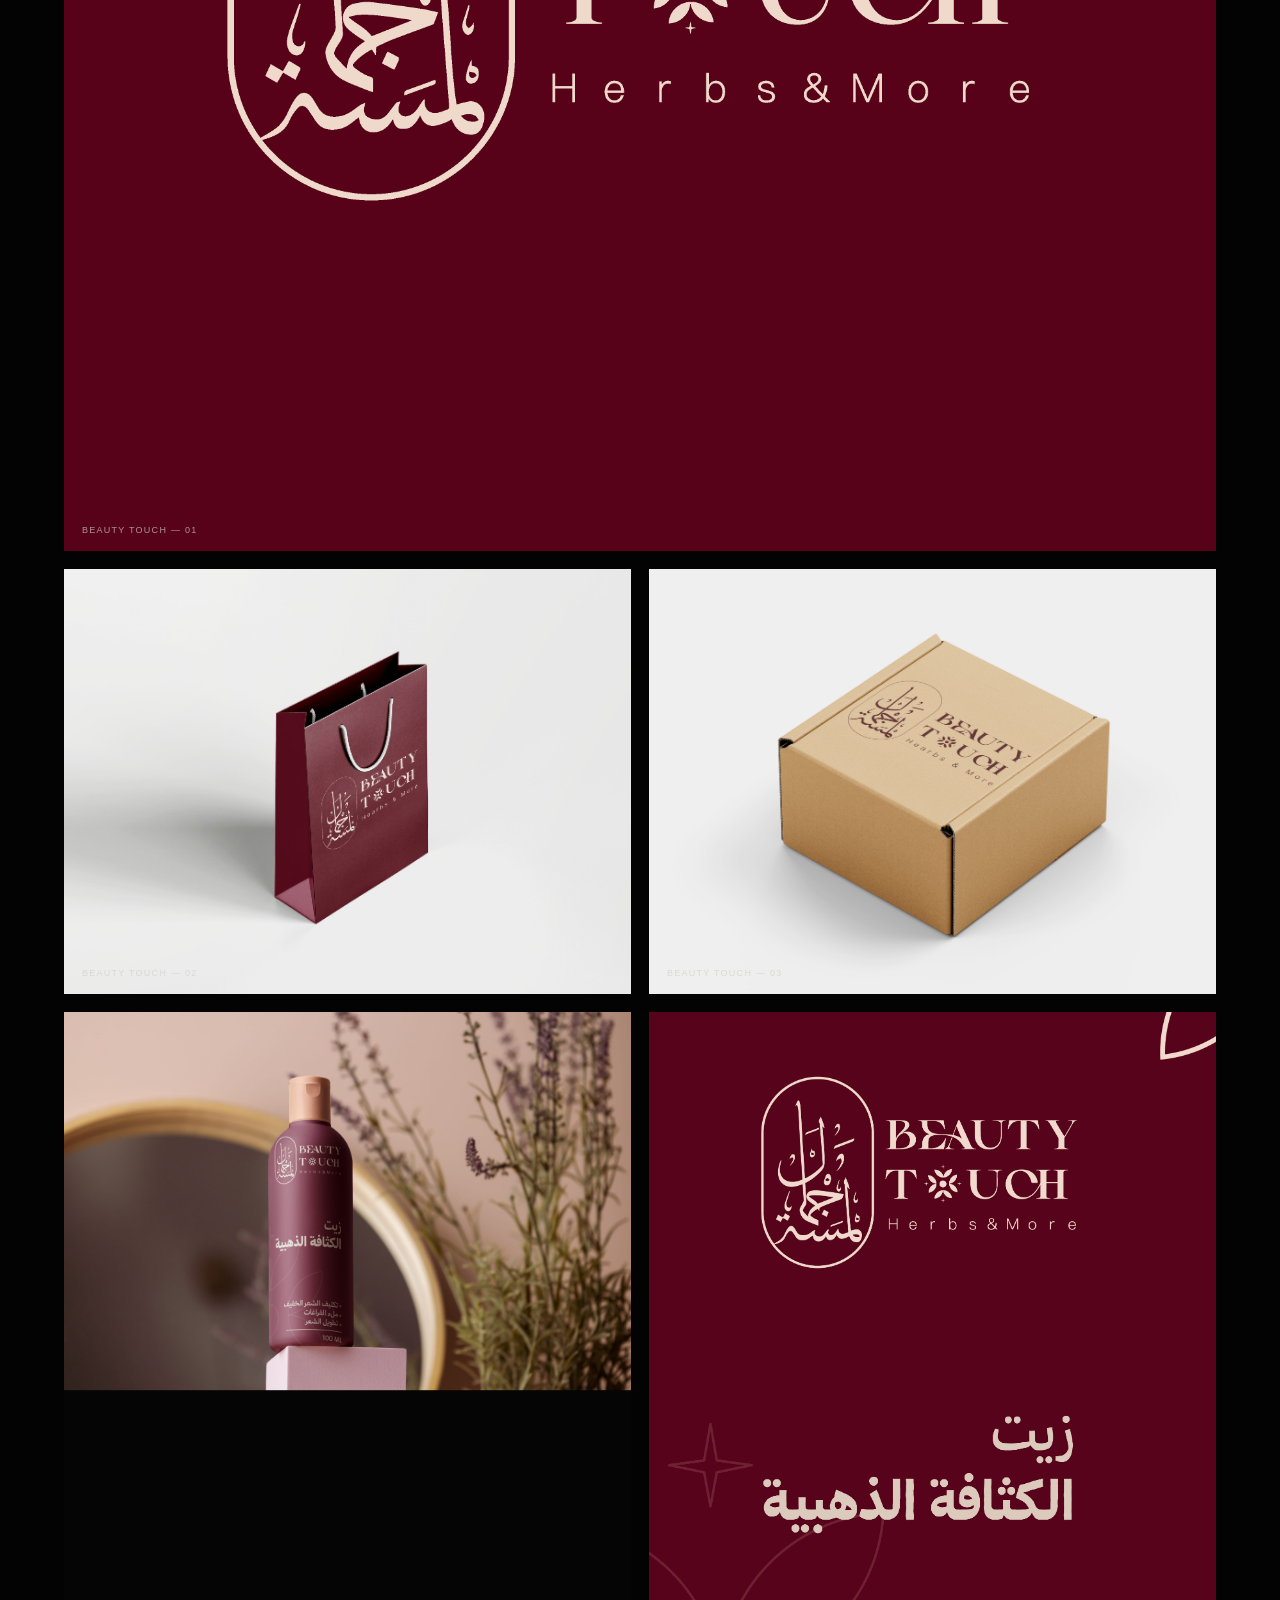
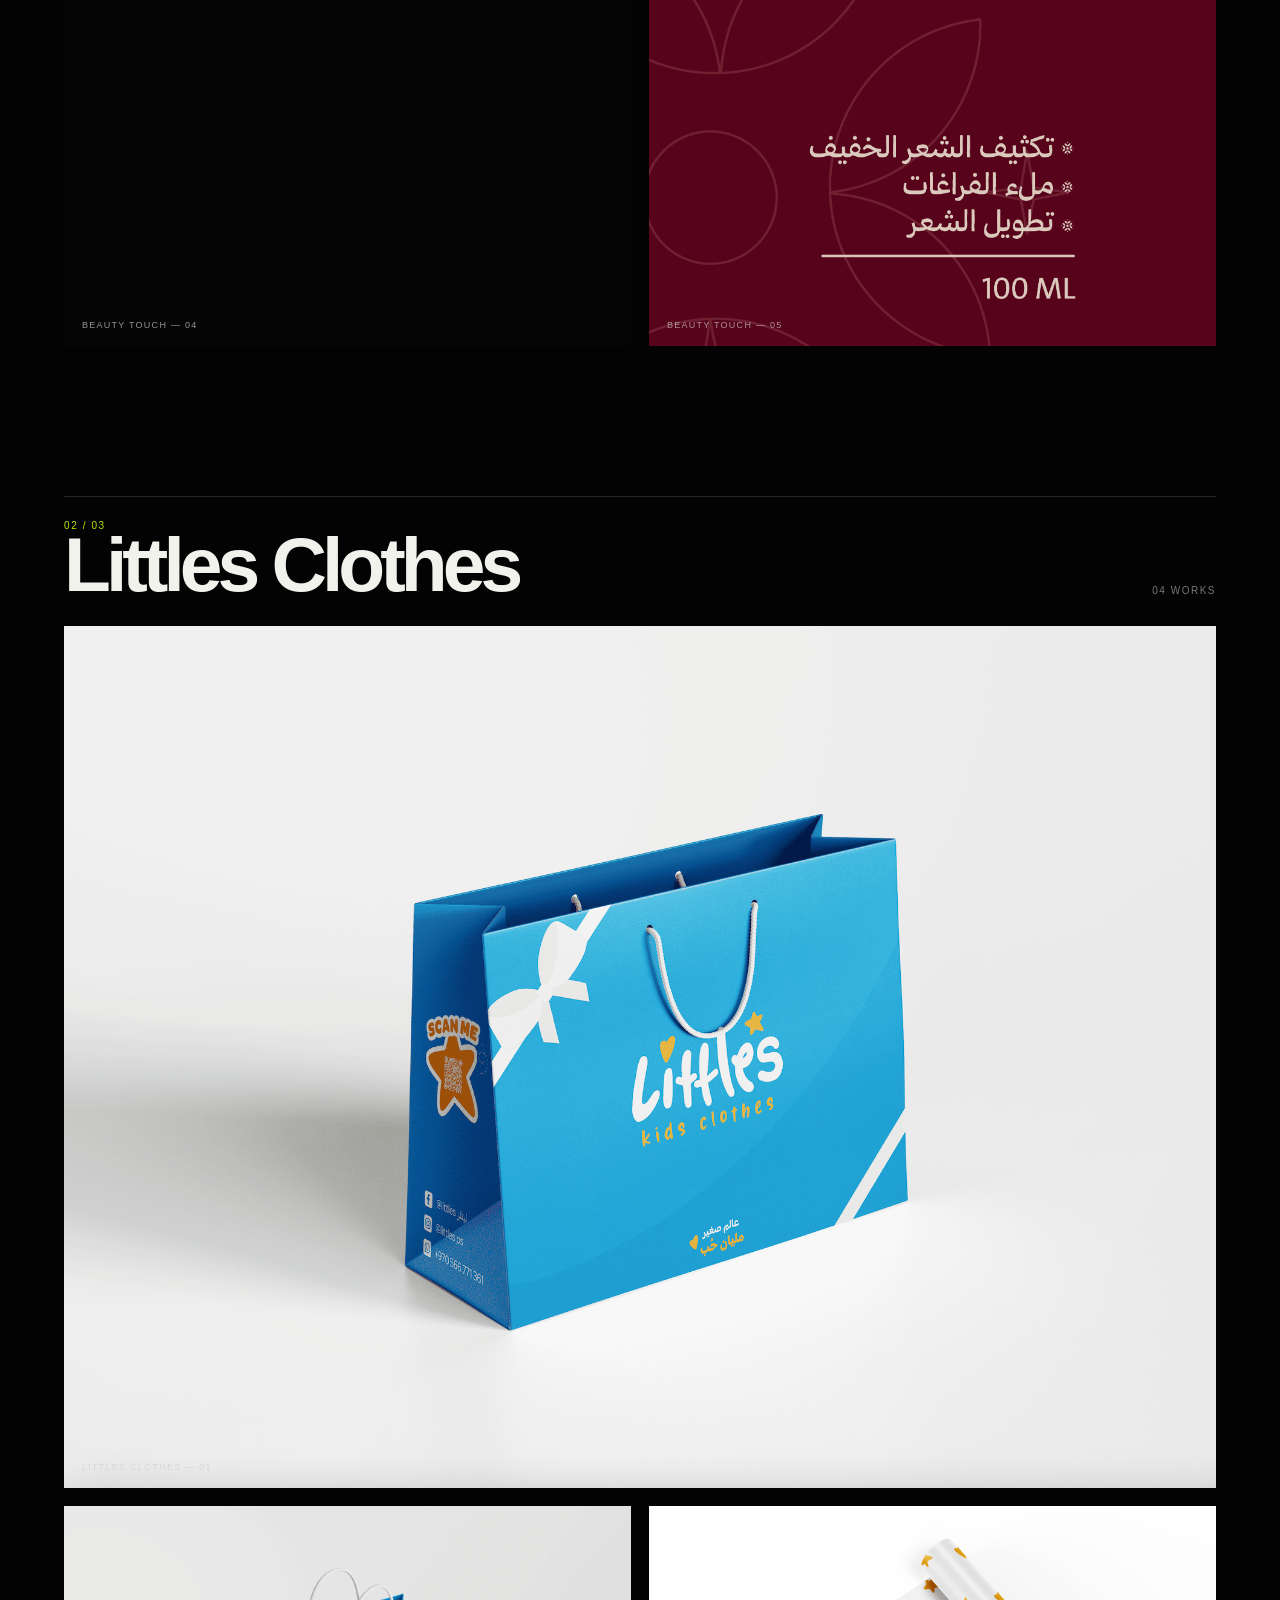
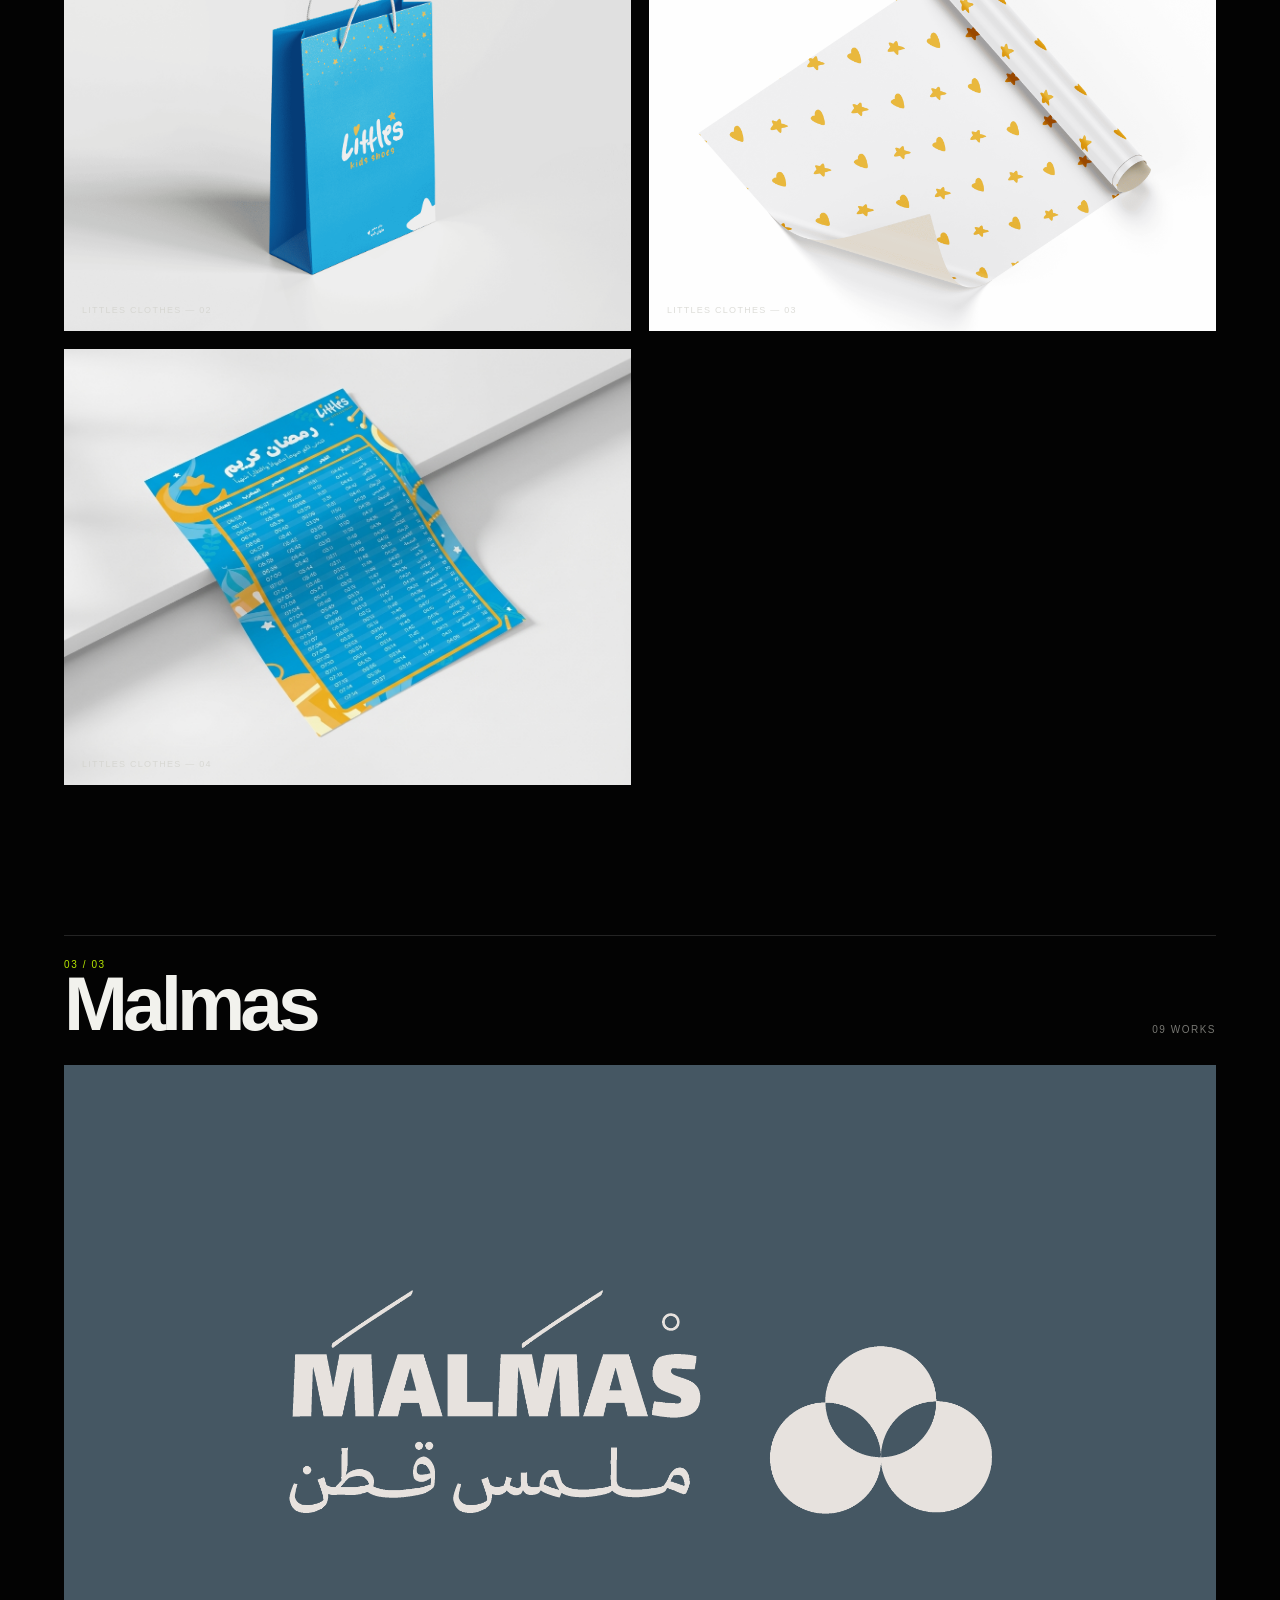
<file: packaging.html>
<!DOCTYPE html>
<html lang="en">
<head>
  <meta charset="UTF-8">
  <meta name="viewport" content="width=device-width, initial-scale=1.0">

  <title>Packaging — Lana Othman</title>

  <style>
    @font-face{
      font-family:Acumin;
      src:local("Acumin Variable Concept");
      font-weight:100 900;
    }

    :root{
      --bg:#030303;
      --fg:#f2f2ed;
      --muted:#777772;
      --line:#242424;
      --lime:#b7e600;
      --pad:clamp(22px,5vw,78px);
    }

    *{
      box-sizing:border-box;
    }

    html{
      scroll-behavior:smooth;
    }

    body{
      margin:0;
      background:var(--bg);
      color:var(--fg);
      font-family:Acumin,Inter,Arial,sans-serif;
      overflow-x:hidden;
    }

    a{
      color:inherit;
      text-decoration:none;
    }

    /* NAV */

    .project-nav{
      position:fixed;
      z-index:20;
      top:0;
      left:0;
      right:0;
      height:76px;
      padding:0 var(--pad);
      display:flex;
      align-items:center;
      justify-content:space-between;
      background:rgba(3,3,3,.94);
      backdrop-filter:blur(18px);
      -webkit-backdrop-filter:blur(18px);
      border-bottom:1px solid rgba(255,255,255,.08);
    }

    .logo{
      font-size:22px;
      font-weight:900;
      letter-spacing:-.08em;
    }

    .logo span{
      color:var(--lime);
      font-size:8px;
      margin-left:3px;
    }

    .back{
      font-size:10px;
      text-transform:uppercase;
      letter-spacing:.16em;
      color:#aaa;
      transition:.25s ease;
    }

    .back:hover{
      color:var(--lime);
    }

    /* INTRO */

    .sub{
      max-width:1500px;
      margin:0 auto;
      padding:150px var(--pad) 0;
    }

    .intro-top{
      display:flex;
      justify-content:space-between;
      align-items:flex-start;
      border-bottom:1px solid var(--line);
      padding-bottom:18px;
    }

    .section-no{
      font-size:10px;
      text-transform:uppercase;
      letter-spacing:.17em;
      color:var(--lime);
    }

    .year{
      font-size:10px;
      letter-spacing:.16em;
      color:var(--muted);
    }

    .project-intro{
      padding:65px 0 110px;
    }

    .project-number{
      display:block;
      margin-bottom:18px;
      color:var(--lime);
      opacity:.65;
      font-size:10px;
      letter-spacing:.16em;
    }

    h1{
      font-size:clamp(80px,15vw,220px);
      line-height:.72;
      letter-spacing:-.085em;
      font-weight:850;
      margin:0;
    }

    h1 i{
      font-style:normal;
      font-weight:250;
    }

    .intro-description{
      max-width:390px;
      margin:65px 0 0 auto;
      color:#777772;
      font-size:15px;
      line-height:1.35;
    }

    /* PROJECT */

    .project{
      margin:0 0 150px;
    }

    .project-head{
      display:flex;
      justify-content:space-between;
      align-items:end;
      border-top:1px solid var(--line);
      padding-top:18px;
      margin-bottom:30px;
    }

    .project-index{
      font-size:10px;
      letter-spacing:.16em;
      color:var(--lime);
    }

    h2{
      font-size:clamp(42px,6vw,86px);
      line-height:.82;
      letter-spacing:-.065em;
      font-weight:700;
      margin:0;
    }

    .project-count{
      color:var(--muted);
      font-size:10px;
      letter-spacing:.15em;
      text-transform:uppercase;
    }

    /* GALLERY */

    .gallery{
      display:grid;
      grid-template-columns:repeat(2,minmax(0,1fr));
      gap:18px;
    }

    figure{
      position:relative;
      margin:0;
      overflow:hidden;
      background:#050505;
    }

    /* NORMAL BRIGHT IMAGES */

    figure img{
      position:relative;
      z-index:1;
      display:block;
      width:100%;
      height:auto;
      filter:none;
      transform:scale(1.001);
      transition:
        transform .9s cubic-bezier(.2,.7,.2,1);
    }

    figure:hover img{
      transform:scale(1.035);
    }

    figcaption{
      position:absolute;
      z-index:3;
      left:18px;
      bottom:16px;
      color:#d0d0ca;
      font-size:9px;
      letter-spacing:.14em;
      text-transform:uppercase;
      opacity:.7;
      transition:.4s ease;
    }

    figure:hover figcaption{
      color:var(--lime);
      opacity:1;
    }

    /* FIRST IMAGE OF EACH PROJECT */

    .project:first-of-type .gallery figure:first-child,
    .project:nth-of-type(2) .gallery figure:first-child,
    .project:nth-of-type(3) .gallery figure:first-child{
      grid-column:1 / -1;
    }

    /* FOOTER */

    .project-footer{
      margin-top:40px;
      padding:25px var(--pad);
      border-top:1px solid var(--line);
      display:flex;
      justify-content:space-between;
      align-items:center;
      color:var(--muted);
      font-size:9px;
      letter-spacing:.14em;
      text-transform:uppercase;
    }

    .project-footer a{
      transition:.25s ease;
    }

    .project-footer a:hover{
      color:var(--lime);
    }

    /* MOBILE */

    @media(max-width:800px){

      .project-nav{
        height:68px;
      }

      .sub{
        padding:120px 20px 0;
      }

      .intro-top{
        padding-bottom:14px;
      }

      .project-intro{
        padding:50px 0 80px;
      }

      h1{
        font-size:24vw;
      }

      .intro-description{
        margin:45px 0 0;
        font-size:14px;
      }

      .project{
        margin-bottom:100px;
      }

      .project-head{
        display:block;
        margin-bottom:20px;
      }

      h2{
        margin-top:12px;
        font-size:15vw;
      }

      .project-count{
        margin-top:15px;
      }

      .gallery{
        grid-template-columns:1fr;
        gap:12px;
      }

      .project:first-of-type .gallery figure:first-child,
      .project:nth-of-type(2) .gallery figure:first-child,
      .project:nth-of-type(3) .gallery figure:first-child{
        grid-column:auto;
      }

      figure img{
        filter:none;
      }

      .project-footer{
        padding:20px;
        display:block;
        line-height:2;
      }
    }
  </style>
</head>

<body>

  <!-- NAV -->

  <header class="project-nav">

    <a class="logo" href="index.html">
      LO<span>©</span>
    </a>

    <a class="back" href="index.html">
      ← Back to Work
    </a>

  </header>


  <!-- MAIN -->

  <main class="sub">

    <div class="intro-top">
      <span class="section-no">03 / PACKAGING</span>
      <span class="year">2026</span>
    </div>


    <div class="project-intro">

      <span class="project-number">SELECTED WORK / 03</span>

      <h1>
        Pack<span>aging</span>
      </h1>

      <p class="intro-description">
        A selection of packaging and product presentation projects,
        developed through visual systems, composition and print-focused design.
      </p>

    </div>


    <!-- BEAUTY TOUCH -->

    <section class="project">

      <div class="project-head">

        <div>
          <span class="project-index">01 / 03</span>
          <h2>Beauty Touch</h2>
        </div>

        <span class="project-count">
          05 Works
        </span>

      </div>


      <div class="gallery">

        <figure>
          <img src="images/packaging/beauty-touch/beauty-touch-01.jpg" alt="Beauty Touch packaging 01">
          <figcaption>Beauty Touch — 01</figcaption>
        </figure>

        <figure>
          <img src="images/packaging/beauty-touch/beauty-touch-02.jpg" alt="Beauty Touch packaging 02">
          <figcaption>Beauty Touch — 02</figcaption>
        </figure>

        <figure>
          <img src="images/packaging/beauty-touch/beauty-touch-03.jpg" alt="Beauty Touch packaging 03">
          <figcaption>Beauty Touch — 03</figcaption>
        </figure>

        <figure>
          <img src="images/packaging/beauty-touch/beauty-touch-04.jpg" alt="Beauty Touch packaging 04">
          <figcaption>Beauty Touch — 04</figcaption>
        </figure>

        <figure>
          <img src="images/packaging/beauty-touch/beauty-touch-05.jpg" alt="Beauty Touch packaging 05">
          <figcaption>Beauty Touch — 05</figcaption>
        </figure>

      </div>

    </section>


    <!-- LITTLES CLOTHES -->

    <section class="project">

      <div class="project-head">

        <div>
          <span class="project-index">02 / 03</span>
          <h2>Littles Clothes</h2>
        </div>

        <span class="project-count">
          04 Works
        </span>

      </div>


      <div class="gallery">

        <figure>
          <img src="images/packaging/littles-clothes/littles-clothes-01.jpg" alt="Littles Clothes packaging 01">
          <figcaption>Littles Clothes — 01</figcaption>
        </figure>

        <figure>
          <img src="images/packaging/littles-clothes/littles-clothes-02.jpg" alt="Littles Clothes packaging 02">
          <figcaption>Littles Clothes — 02</figcaption>
        </figure>

        <figure>
          <img src="images/packaging/littles-clothes/littles-clothes-03.jpg" alt="Littles Clothes packaging 03">
          <figcaption>Littles Clothes — 03</figcaption>
        </figure>

        <figure>
          <img src="images/packaging/littles-clothes/littles-clothes-04.jpg" alt="Littles Clothes packaging 04">
          <figcaption>Littles Clothes — 04</figcaption>
        </figure>

      </div>

    </section>


    <!-- MALMAS -->

    <section class="project">

      <div class="project-head">

        <div>
          <span class="project-index">03 / 03</span>
          <h2>Malmas</h2>
        </div>

        <span class="project-count">
          09 Works
        </span>

      </div>


      <div class="gallery">

        <figure>
          <img src="images/packaging/malmas/malmas-01.jpg" alt="Malmas packaging 01">
          <figcaption>Malmas — 01</figcaption>
        </figure>

        <figure>
          <img src="images/packaging/malmas/malmas-02.jpg" alt="Malmas packaging 02">
          <figcaption>Malmas — 02</figcaption>
        </figure>

        <figure>
          <img src="images/packaging/malmas/malmas-03.jpg" alt="Malmas packaging 03">
          <figcaption>Malmas — 03</figcaption>
        </figure>

        <figure>
          <img src="images/packaging/malmas/malmas-04.jpg" alt="Malmas packaging 04">
          <figcaption>Malmas — 04</figcaption>
        </figure>

        <figure>
          <img src="images/packaging/malmas/malmas-05.jpg" alt="Malmas packaging 05">
          <figcaption>Malmas — 05</figcaption>
        </figure>

        <figure>
          <img src="images/packaging/malmas/malmas-06.jpg" alt="Malmas packaging 06">
          <figcaption>Malmas — 06</figcaption>
        </figure>

        <figure>
          <img src="images/packaging/malmas/malmas-07.jpg" alt="Malmas packaging 07">
          <figcaption>Malmas — 07</figcaption>
        </figure>

        <figure>
          <img src="images/packaging/malmas/malmas-08.jpg" alt="Malmas packaging 08">
          <figcaption>Malmas — 08</figcaption>
        </figure>

        <figure>
          <img src="images/packaging/malmas/malmas-09.jpg" alt="Malmas packaging 09">
          <figcaption>Malmas — 09</figcaption>
        </figure>

      </div>

    </section>

  </main>


  <footer class="project-footer">

    <span>© 2026 Lana Othman</span>

    <a href="index.html">
      Back to Work ↗
    </a>

  </footer>

</body>
</html>      font-family:Acumin,Inter,Arial,sans-serif;
      overflow-x:hidden;
    }

    a{
      color:inherit;
      text-decoration:none;
    }

    /* NAV */

    .project-nav{
      position:fixed;
      z-index:20;
      top:0;
      left:0;
      right:0;
      height:76px;
      padding:0 var(--pad);
      display:flex;
      align-items:center;
      justify-content:space-between;
      background:rgba(3,3,3,.94);
      backdrop-filter:blur(18px);
      -webkit-backdrop-filter:blur(18px);
      border-bottom:1px solid rgba(255,255,255,.08);
    }

    .logo{
      font-size:22px;
      font-weight:900;
      letter-spacing:-.08em;
    }

    .logo span{
      color:var(--lime);
      font-size:8px;
      margin-left:3px;
    }

    .back{
      font-size:10px;
      text-transform:uppercase;
      letter-spacing:.16em;
      color:#aaa;
      transition:.25s ease;
    }

    .back:hover{
      color:var(--lime);
    }

    /* INTRO */

    .sub{
      max-width:1500px;
      margin:0 auto;
      padding:150px var(--pad) 0;
    }

    .intro-top{
      display:flex;
      justify-content:space-between;
      align-items:flex-start;
      border-bottom:1px solid var(--line);
      padding-bottom:18px;
    }

    .section-no{
      font-size:10px;
      text-transform:uppercase;
      letter-spacing:.17em;
      color:var(--lime);
    }

    .year{
      font-size:10px;
      letter-spacing:.16em;
      color:var(--muted);
    }

    .project-intro{
      padding:65px 0 110px;
    }

    .project-number{
      display:block;
      margin-bottom:18px;
      color:var(--lime);
      opacity:.65;
      font-size:10px;
      letter-spacing:.16em;
    }

    h1{
      font-size:clamp(80px,15vw,220px);
      line-height:.72;
      letter-spacing:-.085em;
      font-weight:850;
      margin:0;
    }

    h1 i{
      font-style:normal;
      font-weight:250;
    }

    .intro-description{
      max-width:390px;
      margin:65px 0 0 auto;
      color:#777772;
      font-size:15px;
      line-height:1.35;
    }

    /* PROJECT */

    .project{
      margin:0 0 150px;
    }

    .project-head{
      display:flex;
      justify-content:space-between;
      align-items:end;
      border-top:1px solid var(--line);
      padding-top:18px;
      margin-bottom:30px;
    }

    .project-index{
      font-size:10px;
      letter-spacing:.16em;
      color:var(--lime);
    }

    h2{
      font-size:clamp(42px,6vw,86px);
      line-height:.82;
      letter-spacing:-.065em;
      font-weight:700;
      margin:0;
    }

    .project-count{
      color:var(--muted);
      font-size:10px;
      letter-spacing:.15em;
      text-transform:uppercase;
    }

    /* GALLERY */

    .gallery{
      display:grid;
      grid-template-columns:repeat(2,minmax(0,1fr));
      gap:18px;
    }

    figure{
      position:relative;
      margin:0;
      overflow:hidden;
      background:#050505;
    }

    figure::after{
      content:"";
      position:absolute;
      inset:0;
      background:rgba(0,0,0,.90);
      z-index:2;
      pointer-events:none;
      transition:background .7s ease;
    }

    figure img{
      position:relative;
      z-index:1;
      display:block;
      width:100%;
      height:auto;
      filter:
        brightness(.72)
        saturate(.55)
        contrast(1.03);
      transform:scale(1.001);
      transition:
        transform .9s cubic-bezier(.2,.7,.2,1),
        filter .9s cubic-bezier(.2,.7,.2,1);
    }

    figure:hover::after{
      background:rgba(0,0,0,.76);
    }

    figure:hover img{
      filter:
        brightness(.92)
        saturate(.72)
        contrast(1.03);
      transform:scale(1.035);
    }

    figcaption{
      position:absolute;
      z-index:3;
      left:18px;
      bottom:16px;
      color:#d0d0ca;
      font-size:9px;
      letter-spacing:.14em;
      text-transform:uppercase;
      opacity:.7;
      transition:.4s ease;
    }

    figure:hover figcaption{
      color:var(--lime);
      opacity:1;
    }

    /* FIRST IMAGE OF EACH PROJECT */

    .project:first-of-type .gallery figure:first-child,
    .project:nth-of-type(2) .gallery figure:first-child,
    .project:nth-of-type(3) .gallery figure:first-child{
      grid-column:1 / -1;
    }

    /* FOOTER */

    .project-footer{
      margin-top:40px;
      padding:25px var(--pad);
      border-top:1px solid var(--line);
      display:flex;
      justify-content:space-between;
      align-items:center;
      color:var(--muted);
      font-size:9px;
      letter-spacing:.14em;
      text-transform:uppercase;
    }

    .project-footer a{
      transition:.25s ease;
    }

    .project-footer a:hover{
      color:var(--lime);
    }

    /* MOBILE */

    @media(max-width:800px){

      .project-nav{
        height:68px;
      }

      .sub{
        padding:120px 20px 0;
      }

      .intro-top{
        padding-bottom:14px;
      }

      .project-intro{
        padding:50px 0 80px;
      }

      h1{
        font-size:24vw;
      }

      .intro-description{
        margin:45px 0 0;
        font-size:14px;
      }

      .project{
        margin-bottom:100px;
      }

      .project-head{
        display:block;
        margin-bottom:20px;
      }

      h2{
        margin-top:12px;
        font-size:15vw;
      }

      .project-count{
        margin-top:15px;
      }

      .gallery{
        grid-template-columns:1fr;
        gap:12px;
      }

      .project:first-of-type .gallery figure:first-child,
      .project:nth-of-type(2) .gallery figure:first-child,
      .project:nth-of-type(3) .gallery figure:first-child{
        grid-column:auto;
      }

      figure::after{
        background:rgba(0,0,0,.90);
      }

      figure:hover::after{
        background:rgba(0,0,0,.90);
      }

      figure img{
        filter:
          brightness(.72)
          saturate(.55)
          contrast(1.03);
      }

      .project-footer{
        padding:20px;
        display:block;
        line-height:2;
      }
    }
  </style>
</head>

<body>

  <!-- NAV -->

  <header class="project-nav">

    <a class="logo" href="index.html">
      LO<span>©</span>
    </a>

    <a class="back" href="index.html">
      ← Back to Work
    </a>

  </header>


  <!-- MAIN -->

  <main class="sub">

    <div class="intro-top">
      <span class="section-no">03 / PACKAGING</span>
      <span class="year">2026</span>
    </div>


    <div class="project-intro">

      <span class="project-number">SELECTED WORK / 03</span>

      <h1>
        Pack<span>aging</span>
      </h1>

      <p class="intro-description">
        A selection of packaging and product presentation projects,
        developed through visual systems, composition and print-focused design.
      </p>

    </div>


    <!-- BEAUTY TOUCH -->

    <section class="project">

      <div class="project-head">

        <div>
          <span class="project-index">01 / 03</span>
          <h2>Beauty Touch</h2>
        </div>

        <span class="project-count">
          05 Works
        </span>

      </div>


      <div class="gallery">

        <figure>
          <img src="images/packaging/beauty-touch/beauty-touch-01.jpg" alt="Beauty Touch packaging 01">
          <figcaption>Beauty Touch — 01</figcaption>
        </figure>

        <figure>
          <img src="images/packaging/beauty-touch/beauty-touch-02.jpg" alt="Beauty Touch packaging 02">
          <figcaption>Beauty Touch — 02</figcaption>
        </figure>

        <figure>
          <img src="images/packaging/beauty-touch/beauty-touch-03.jpg" alt="Beauty Touch packaging 03">
          <figcaption>Beauty Touch — 03</figcaption>
        </figure>

        <figure>
          <img src="images/packaging/beauty-touch/beauty-touch-04.jpg" alt="Beauty Touch packaging 04">
          <figcaption>Beauty Touch — 04</figcaption>
        </figure>

        <figure>
          <img src="images/packaging/beauty-touch/beauty-touch-05.jpg" alt="Beauty Touch packaging 05">
          <figcaption>Beauty Touch — 05</figcaption>
        </figure>

      </div>

    </section>


    <!-- LITTLES CLOTHES -->

    <section class="project">

      <div class="project-head">

        <div>
          <span class="project-index">02 / 03</span>
          <h2>Littles Clothes</h2>
        </div>

        <span class="project-count">
          04 Works
        </span>

      </div>


      <div class="gallery">

        <figure>
          <img src="images/packaging/littles-clothes/littles-clothes-01.jpg" alt="Littles Clothes packaging 01">
          <figcaption>Littles Clothes — 01</figcaption>
        </figure>

        <figure>
          <img src="images/packaging/littles-clothes/littles-clothes-02.jpg" alt="Littles Clothes packaging 02">
          <figcaption>Littles Clothes — 02</figcaption>
        </figure>

        <figure>
          <img src="images/packaging/littles-clothes/littles-clothes-03.jpg" alt="Littles Clothes packaging 03">
          <figcaption>Littles Clothes — 03</figcaption>
        </figure>

        <figure>
          <img src="images/packaging/littles-clothes/littles-clothes-04.jpg" alt="Littles Clothes packaging 04">
          <figcaption>Littles Clothes — 04</figcaption>
        </figure>

      </div>

    </section>


    <!-- MALMAS -->

    <section class="project">

      <div class="project-head">

        <div>
          <span class="project-index">03 / 03</span>
          <h2>Malmas</h2>
        </div>

        <span class="project-count">
          09 Works
        </span>

      </div>


      <div class="gallery">

        <figure>
          <img src="images/packaging/malmas/malmas-01.jpg" alt="Malmas packaging 01">
          <figcaption>Malmas — 01</figcaption>
        </figure>

        <figure>
          <img src="images/packaging/malmas/malmas-02.jpg" alt="Malmas packaging 02">
          <figcaption>Malmas — 02</figcaption>
        </figure>

        <figure>
          <img src="images/packaging/malmas/malmas-03.jpg" alt="Malmas packaging 03">
          <figcaption>Malmas — 03</figcaption>
        </figure>

        <figure>
          <img src="images/packaging/malmas/malmas-04.jpg" alt="Malmas packaging 04">
          <figcaption>Malmas — 04</figcaption>
        </figure>

        <figure>
          <img src="images/packaging/malmas/malmas-05.jpg" alt="Malmas packaging 05">
          <figcaption>Malmas — 05</figcaption>
        </figure>

        <figure>
          <img src="images/packaging/malmas/malmas-06.jpg" alt="Malmas packaging 06">
          <figcaption>Malmas — 06</figcaption>
        </figure>

        <figure>
          <img src="images/packaging/malmas/malmas-07.jpg" alt="Malmas packaging 07">
          <figcaption>Malmas — 07</figcaption>
        </figure>

        <figure>
          <img src="images/packaging/malmas/malmas-08.jpg" alt="Malmas packaging 08">
          <figcaption>Malmas — 08</figcaption>
        </figure>

        <figure>
          <img src="images/packaging/malmas/malmas-09.jpg" alt="Malmas packaging 09">
          <figcaption>Malmas — 09</figcaption>
        </figure>

      </div>

    </section>

  </main>


  <footer class="project-footer">

    <span>© 2026 Lana Othman</span>

    <a href="index.html">
      Back to Work ↗
    </a>

  </footer>

</body>
</html>    }

    h1 {
      font-size: clamp(60px, 10vw, 150px);
      line-height: .9;
      margin: 0 0 100px;
      letter-spacing: -.06em;
    }

    .project {
      margin-bottom: 140px;
    }

    h2 {
      font-size: 32px;
      margin: 0 0 30px;
    }

    .gallery {
      display: grid;
      grid-template-columns: repeat(2, 1fr);
      gap: 20px;
    }

    figure {
      margin: 0;
    }

    figure img {
      width: 100%;
      display: block;
    }

    figcaption {
      padding: 10px 0 0;
      font-size: 12px;
      color: #77736b;
    }

    @media (max-width: 700px) {
      .sub { padding: 25px 18px 70px; }
      .gallery { grid-template-columns: 1fr; }
    }
  </style>
</head>

<body>

<main class="sub">

  <a class="back" href="index.html">← Back to work</a>

  <div class="section-no">SELECTED WORK</div>
  <h1>Packaging</h1>


  <!-- BEAUTY TOUCH -->

  <section class="project">
    <h2>Beauty Touch</h2>

    <div class="gallery">

      <figure>
        <img src="images/packaging/beauty-touch/beauty-touch-01.jpg" alt="Beauty Touch packaging 01">
        <figcaption>Beauty Touch — 01</figcaption>
      </figure>

      <figure>
        <img src="images/packaging/beauty-touch/beauty-touch-02.jpg" alt="Beauty Touch packaging 02">
        <figcaption>Beauty Touch — 02</figcaption>
      </figure>

      <figure>
        <img src="images/packaging/beauty-touch/beauty-touch-03.jpg" alt="Beauty Touch packaging 03">
        <figcaption>Beauty Touch — 03</figcaption>
      </figure>

      <figure>
        <img src="images/packaging/beauty-touch/beauty-touch-04.jpg" alt="Beauty Touch packaging 04">
        <figcaption>Beauty Touch — 04</figcaption>
      </figure>

      <figure>
        <img src="images/packaging/beauty-touch/beauty-touch-05.jpg" alt="Beauty Touch packaging 05">
        <figcaption>Beauty Touch — 05</figcaption>
      </figure>

    </div>
  </section>


  <!-- LITTLES CLOTHES -->

  <section class="project">
    <h2>Littles Clothes</h2>

    <div class="gallery">

      <figure>
        <img src="images/packaging/littles-clothes/littles-clothes-01.jpg" alt="Littles Clothes packaging 01">
        <figcaption>Littles Clothes — 01</figcaption>
      </figure>

      <figure>
        <img src="images/packaging/littles-clothes/littles-clothes-02.jpg" alt="Littles Clothes packaging 02">
        <figcaption>Littles Clothes — 02</figcaption>
      </figure>

      <figure>
        <img src="images/packaging/littles-clothes/littles-clothes-03.jpg" alt="Littles Clothes packaging 03">
        <figcaption>Littles Clothes — 03</figcaption>
      </figure>

      <figure>
        <img src="images/packaging/littles-clothes/littles-clothes-04.jpg" alt="Littles Clothes packaging 04">
        <figcaption>Littles Clothes — 04</figcaption>
      </figure>

    </div>
  </section>


  <!-- MALMAS -->

  <section class="project">
    <h2>Malmas</h2>

    <div class="gallery">

      <figure><img src="images/packaging/malmas/malmas-01.jpg" alt="Malmas packaging 01"><figcaption>Malmas — 01</figcaption></figure>
      <figure><img src="images/packaging/malmas/malmas-02.jpg" alt="Malmas packaging 02"><figcaption>Malmas — 02</figcaption></figure>
      <figure><img src="images/packaging/malmas/malmas-03.jpg" alt="Malmas packaging 03"><figcaption>Malmas — 03</figcaption></figure>
      <figure><img src="images/packaging/malmas/malmas-04.jpg" alt="Malmas packaging 04"><figcaption>Malmas — 04</figcaption></figure>
      <figure><img src="images/packaging/malmas/malmas-05.jpg" alt="Malmas packaging 05"><figcaption>Malmas — 05</figcaption></figure>
      <figure><img src="images/packaging/malmas/malmas-06.jpg" alt="Malmas packaging 06"><figcaption>Malmas — 06</figcaption></figure>
      <figure><img src="images/packaging/malmas/malmas-07.jpg" alt="Malmas packaging 07"><figcaption>Malmas — 07</figcaption></figure>
      <figure><img src="images/packaging/malmas/malmas-08.jpg" alt="Malmas packaging 08"><figcaption>Malmas — 08</figcaption></figure>
      <figure><img src="images/packaging/malmas/malmas-09.jpg" alt="Malmas packaging 09"><figcaption>Malmas — 09</figcaption></figure>

    </div>
  </section>

</main>

</body>
</html>
</file>
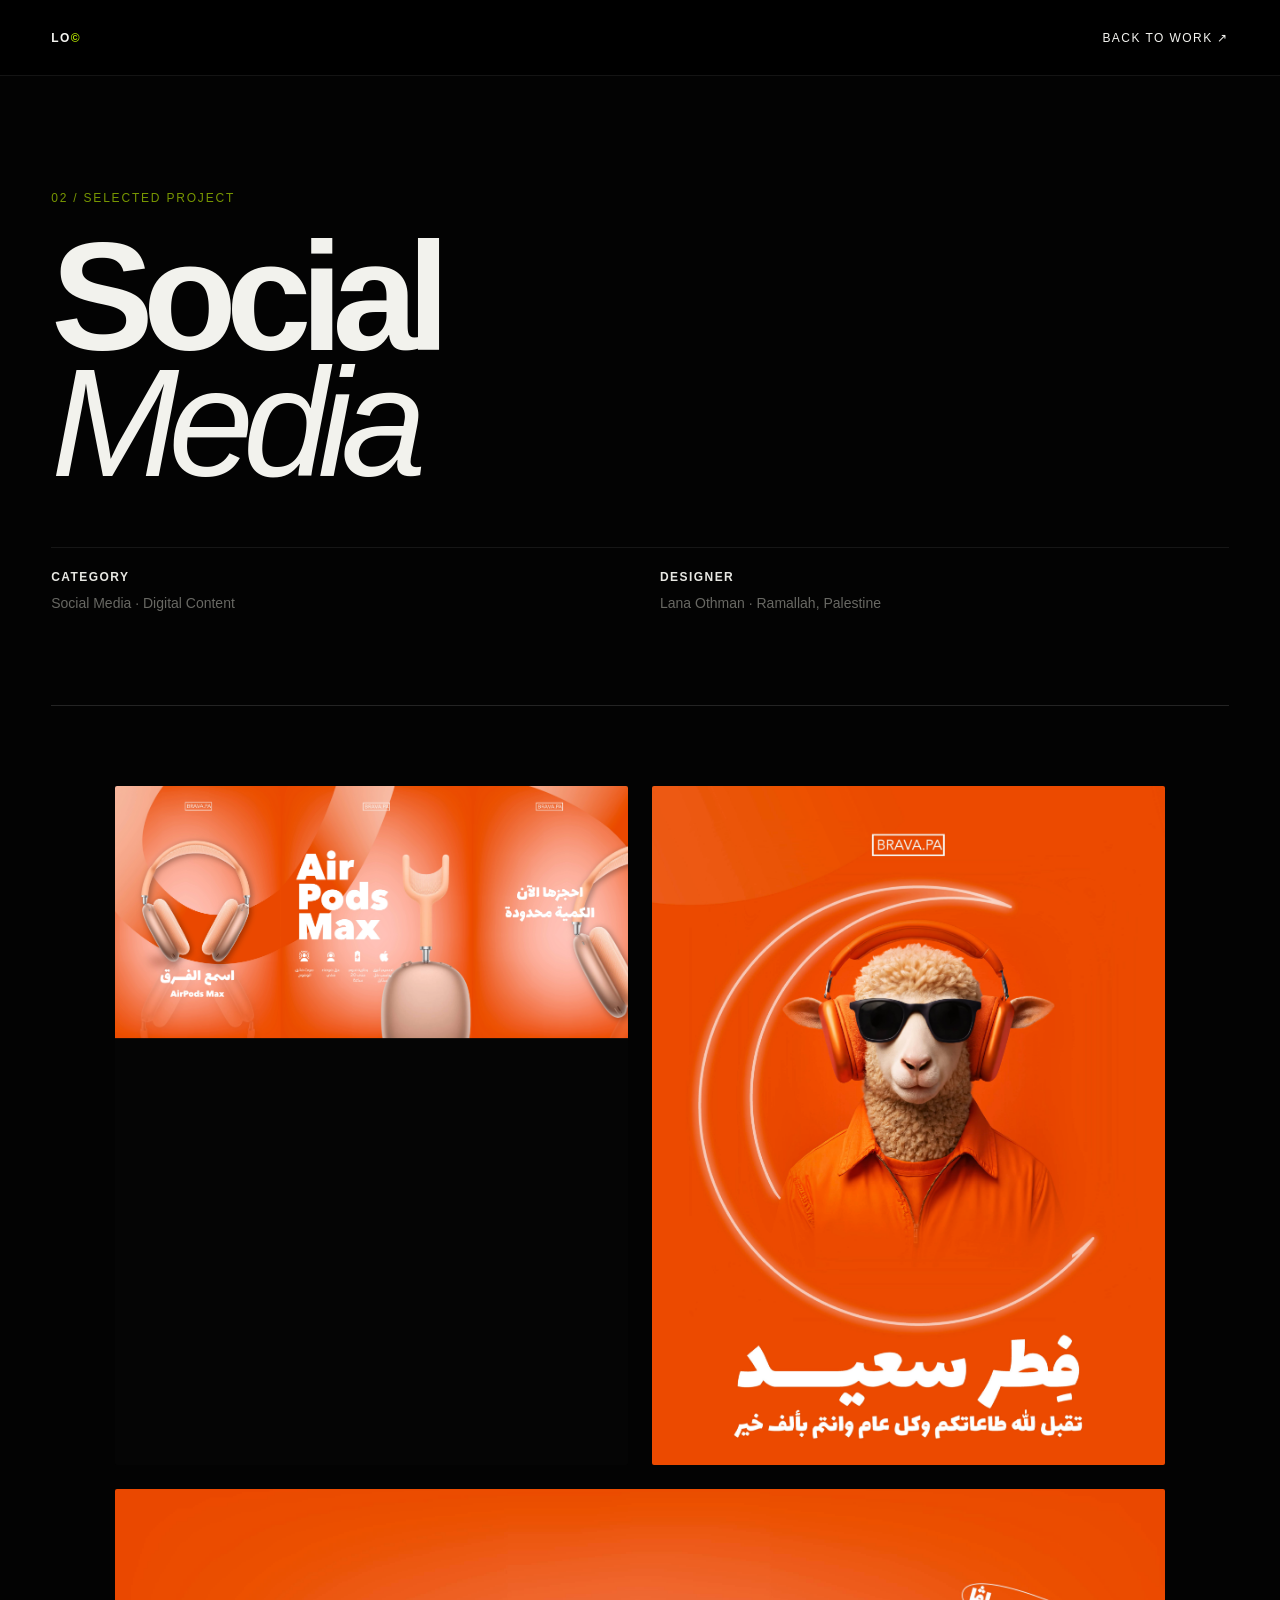
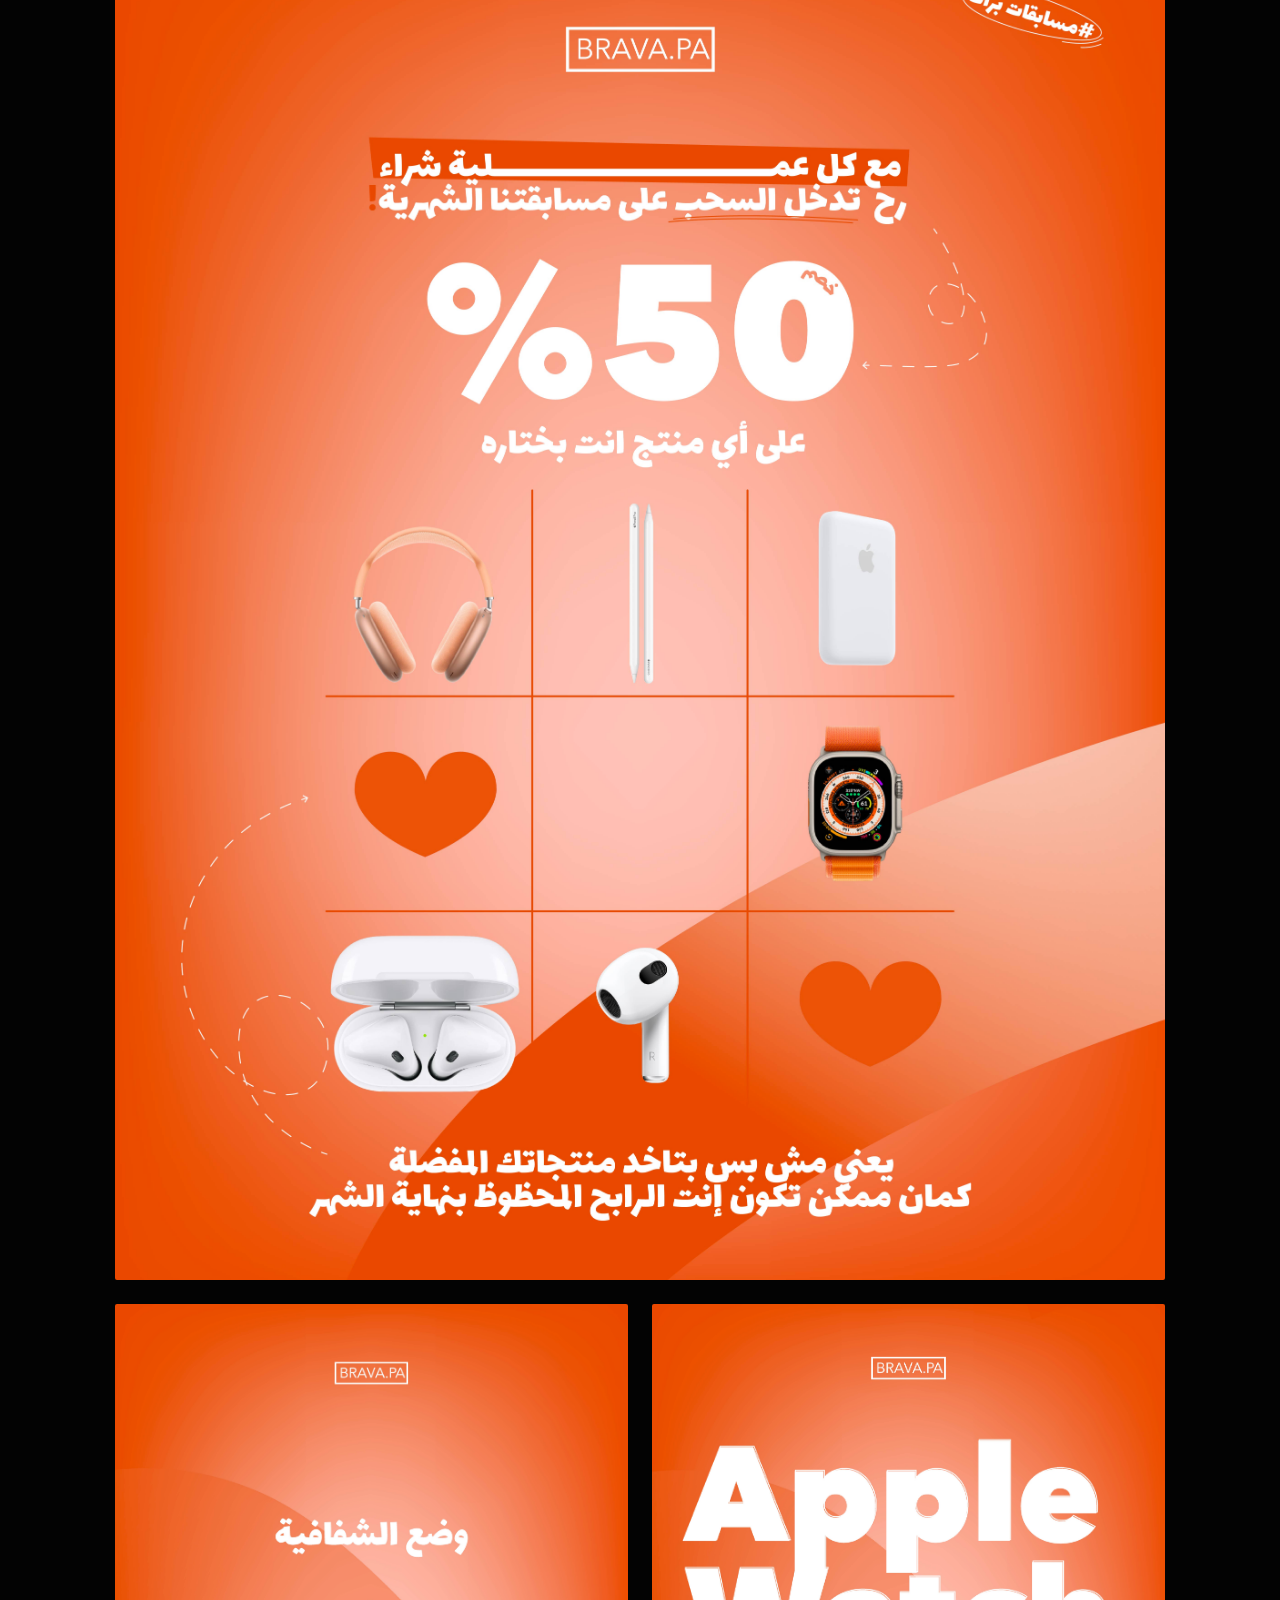
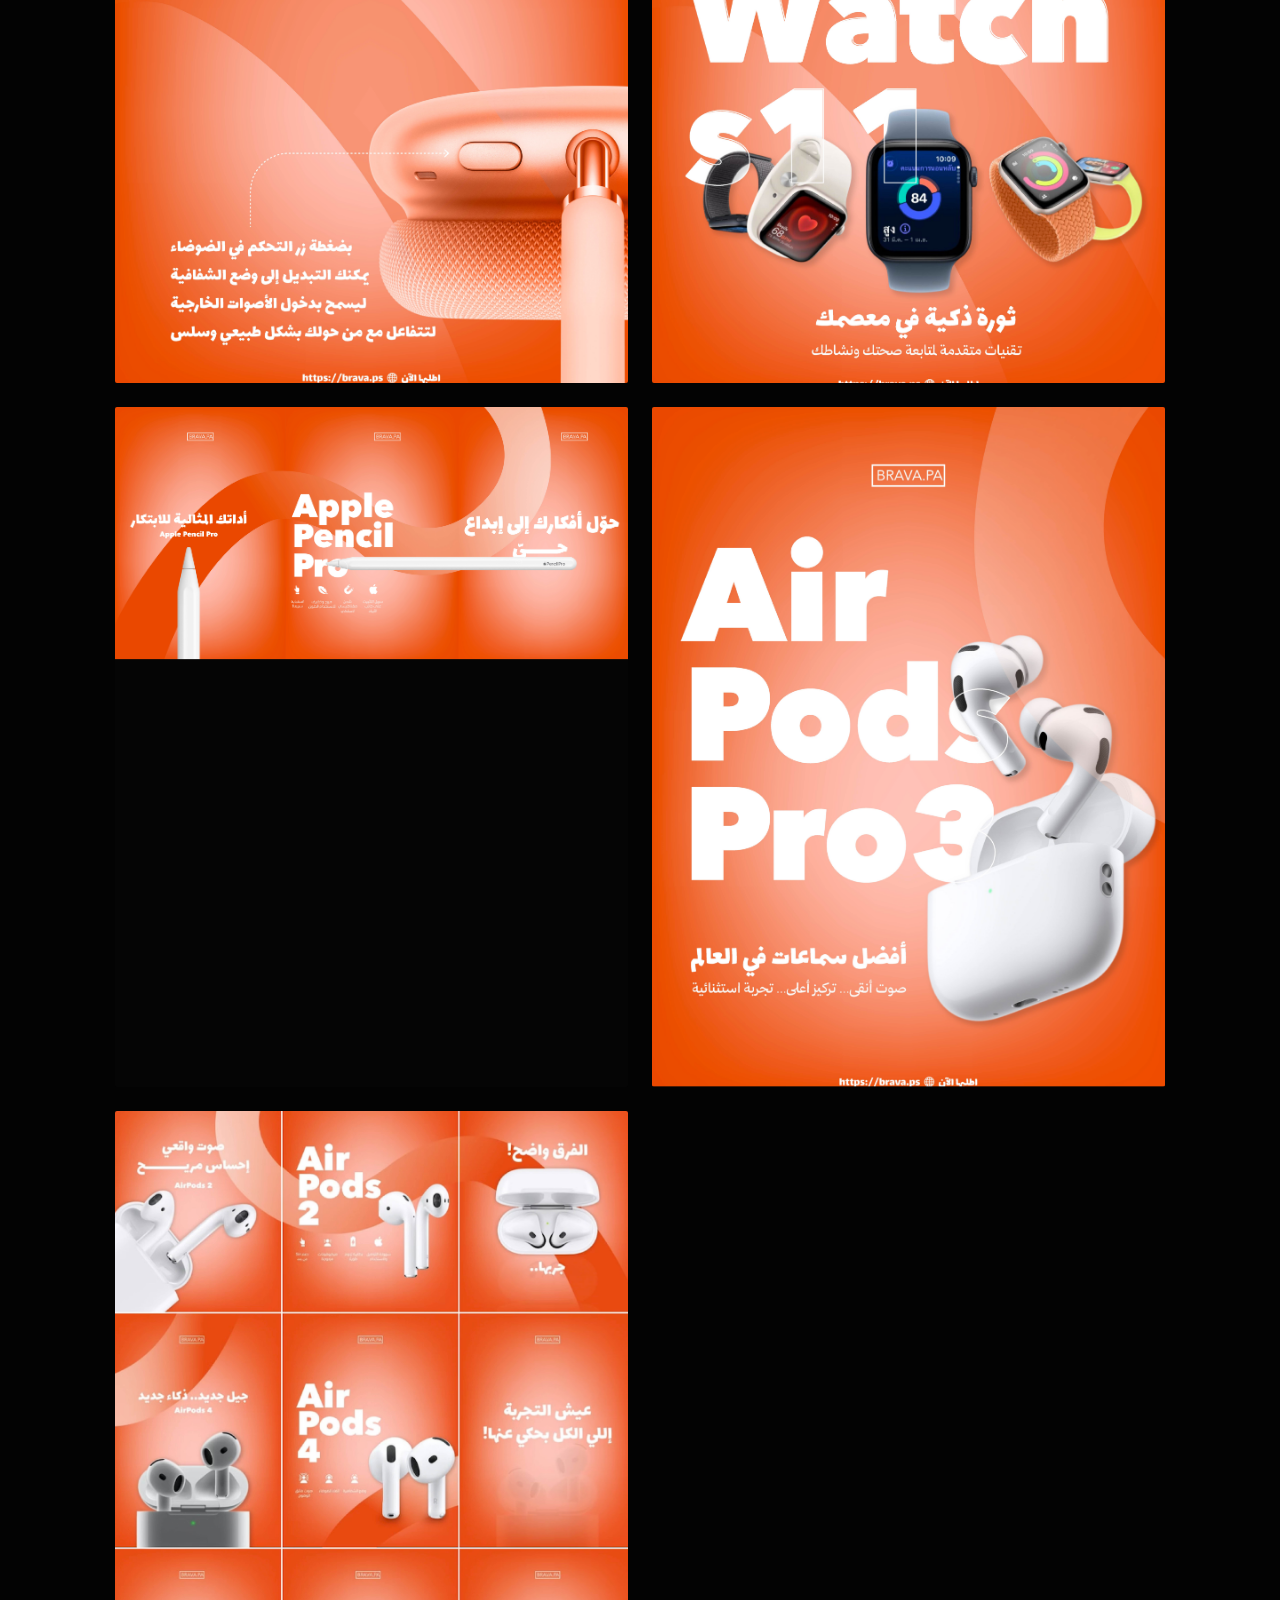
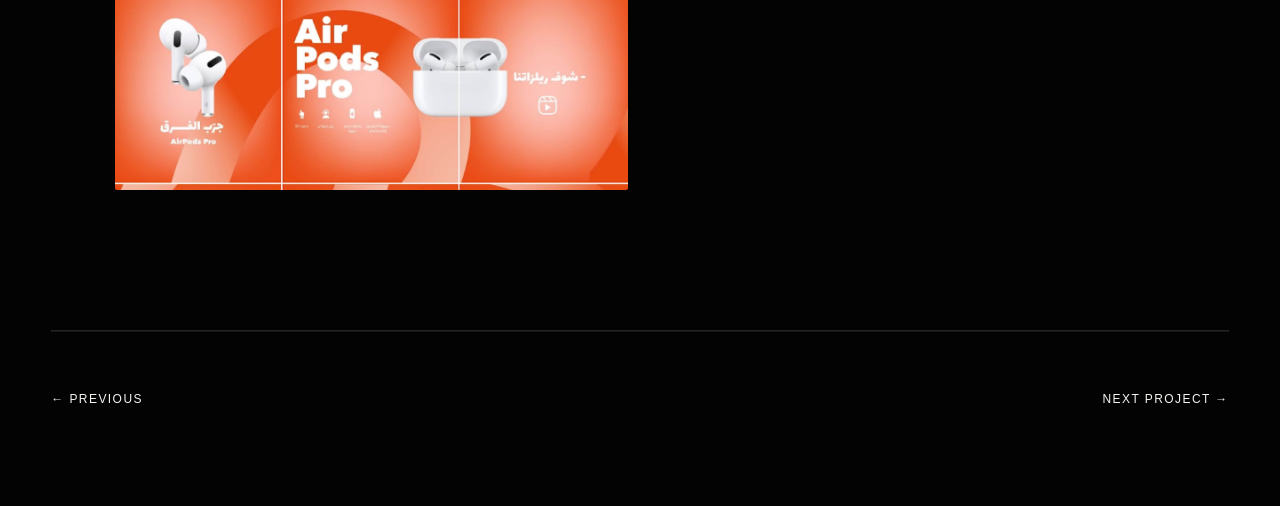
<file: page-02.html>
<!doctype html>
<html lang="en">
<head>
<meta charset="UTF-8">
<meta name="viewport" content="width=device-width,initial-scale=1">
<title>Lana Othman — Project 02</title>
<link rel="stylesheet" href="style.css">

<style>
.project-page{background:#050505;color:#f4f4f0;min-height:100vh}
.project-nav{position:fixed;top:0;left:0;right:0;height:76px;display:flex;align-items:center;justify-content:space-between;padding:0 4vw;border-bottom:1px solid #252525;background:rgba(5,5,5,.92);backdrop-filter:blur(14px);z-index:20}
.project-nav a{color:#f4f4f0;text-decoration:none;text-transform:uppercase;font-size:12px;letter-spacing:.12em}
.project-logo{font-size:24px;font-weight:800;letter-spacing:-.08em}
.project-logo span{color:#b7e600}
.project-main{padding:76px 4vw 0}
.project-intro{min-height:70vh;display:flex;flex-direction:column;justify-content:flex-end;padding:8vw 0 7vw}
.project-number{color:#b7e600;font-size:12px;letter-spacing:.15em;text-transform:uppercase;margin-bottom:30px}
.project-intro h1{font-size:clamp(64px,12vw,180px);line-height:.82;letter-spacing:-.07em;margin:0}
.project-intro h1 i{font-weight:300}
.project-info{display:grid;grid-template-columns:1fr 1fr;gap:40px;border-top:1px solid #292929;padding-top:22px;margin-top:60px}
.project-info p{margin:0;color:#92928d;font-size:14px;line-height:1.7}
.project-info strong{display:block;color:#f4f4f0;font-size:12px;text-transform:uppercase;letter-spacing:.12em;margin-bottom:8px}
.gallery{display:grid;grid-template-columns:repeat(2,1fr);gap:14px;padding-bottom:100px}
.gallery img{display:block;width:100%;height:auto;transition:transform .6s cubic-bezier(.2,.7,.2,1),filter .6s}
.gallery a{display:block;overflow:hidden;background:#111}
.gallery a:hover img{transform:scale(1.025);filter:brightness(1.08)}
.gallery .wide{grid-column:1/-1}
.project-footer{border-top:1px solid #292929;padding:60px 0 100px;display:flex;justify-content:space-between}
.project-footer a{color:#f4f4f0;text-decoration:none;text-transform:uppercase;font-size:12px;letter-spacing:.12em}
.project-footer a:hover{color:#b7e600}
@media(max-width:700px){
.project-nav{padding:0 20px}.project-main{padding-left:20px;padding-right:20px}
.project-intro{min-height:65vh}.project-info{grid-template-columns:1fr}
.gallery{grid-template-columns:1fr;gap:10px}.gallery .wide{grid-column:auto}
}
</style>
</head>

<body class="project-page">

<header class="project-nav">
<a href="index.html" class="project-logo">LO<span>©</span></a>
<a href="index.html#work">Back to Work ↗</a>
</header>

<main class="project-main">

<section class="project-intro">
<div class="project-number">02 / Selected Project</div>
<h1>Social<br><i>Media</i></h1>

<div class="project-info">
<div>
<strong>Category</strong>
<p>Social Media · Digital Content</p>
</div>
<div>
<strong>Designer</strong>
<p>Lana Othman · Ramallah, Palestine</p>
</div>
</div>
</section>

<section class="gallery">
<a href="#"><img src="images/social/brava/brava-01.jpg" alt="Social Media Design"></a>
<a href="#"><img src="images/social/brava/brava-02.jpg" alt="Social Media Design"></a>
<a href="#" class="wide"><img src="images/social/brava/brava-03.jpg" alt="Social Media Design"></a>
<a href="#"><img src="images/social/brava/brava-04.jpg" alt="Social Media Design"></a>
<a href="#"><img src="images/social/brava/brava-05.jpg" alt="Social Media Design"></a>
<a href="#"><img src="images/social/brava/brava-06.jpg" alt="Social Media Design"></a>
<a href="#"><img src="images/social/brava/brava-07.jpg" alt="Social Media Design"></a>
<a href="#"><img src="images/social/brava/brava-08.jpg" alt="Social Media Design"></a>
</section>

<footer class="project-footer">
<a href="page-01.html">← Previous</a>
<a href="page-03.html">Next Project →</a>
</footer>

</main>
</body>
</html>
</file>
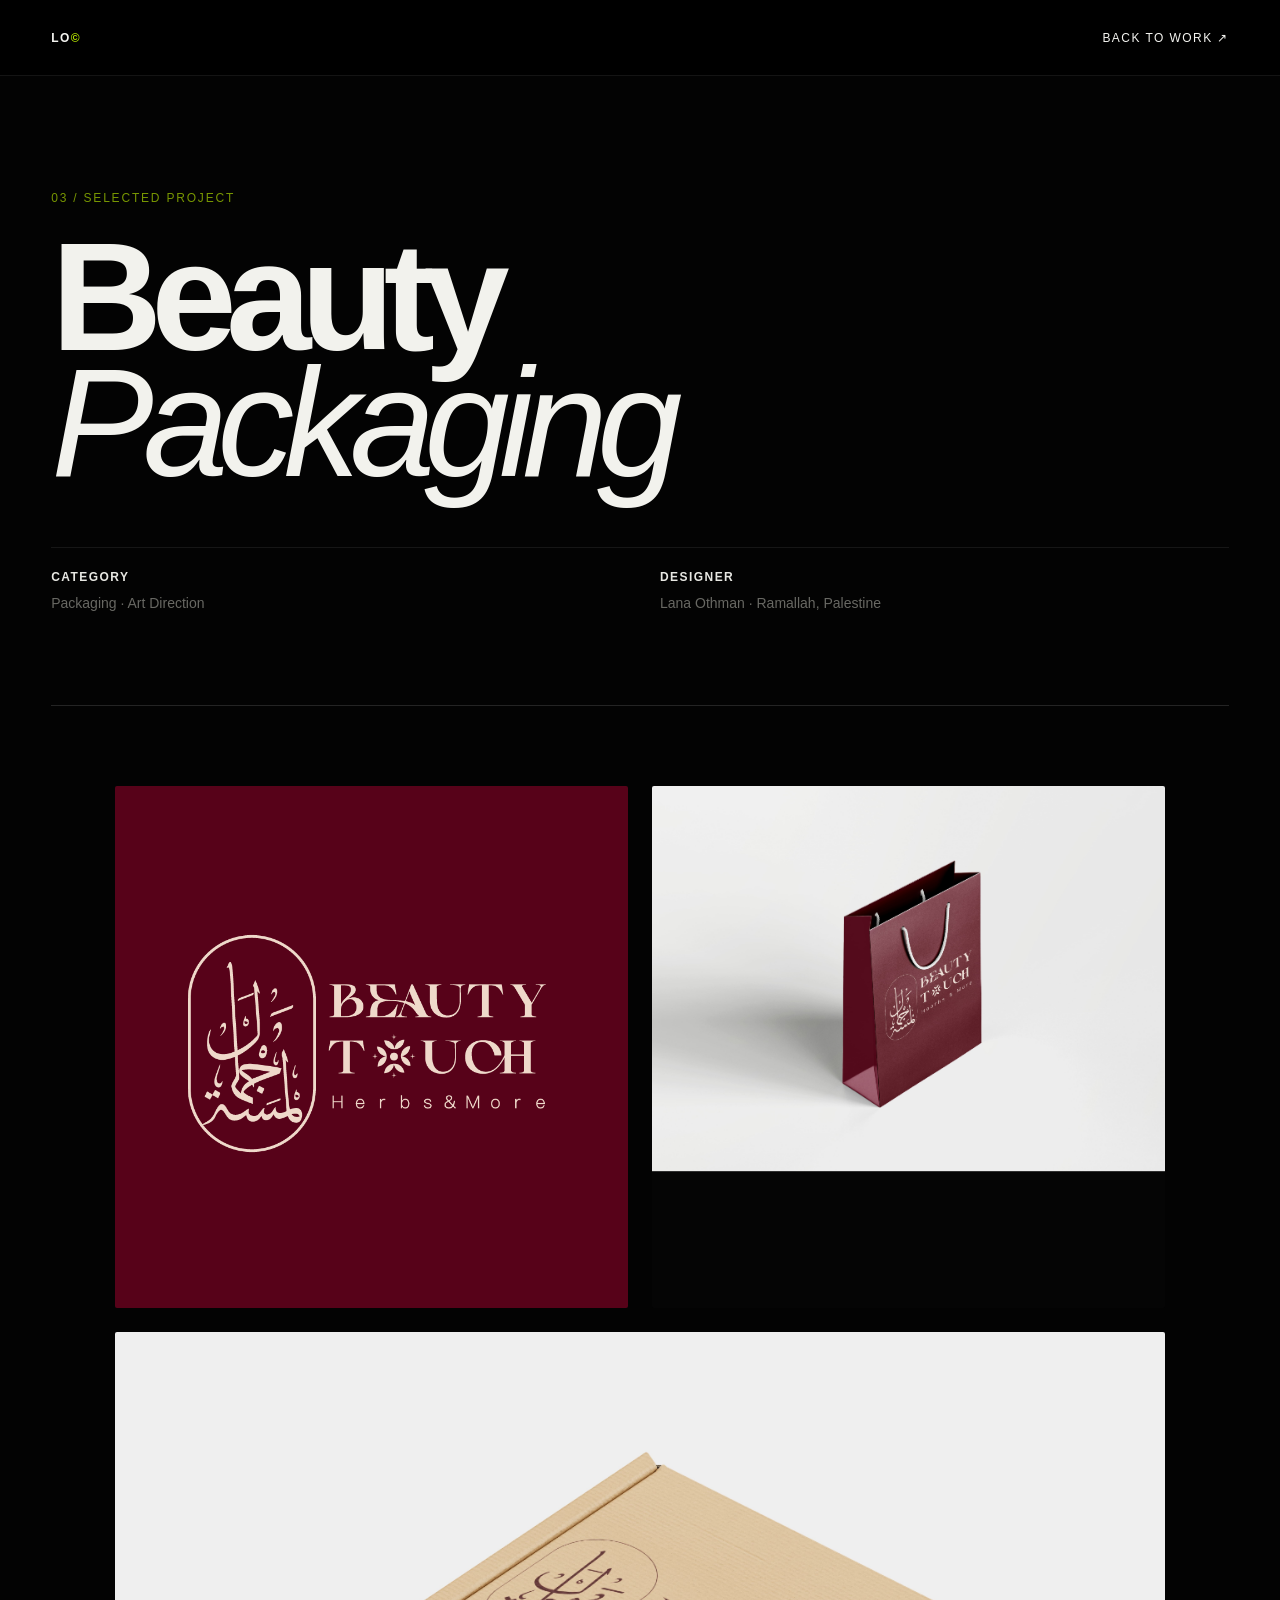
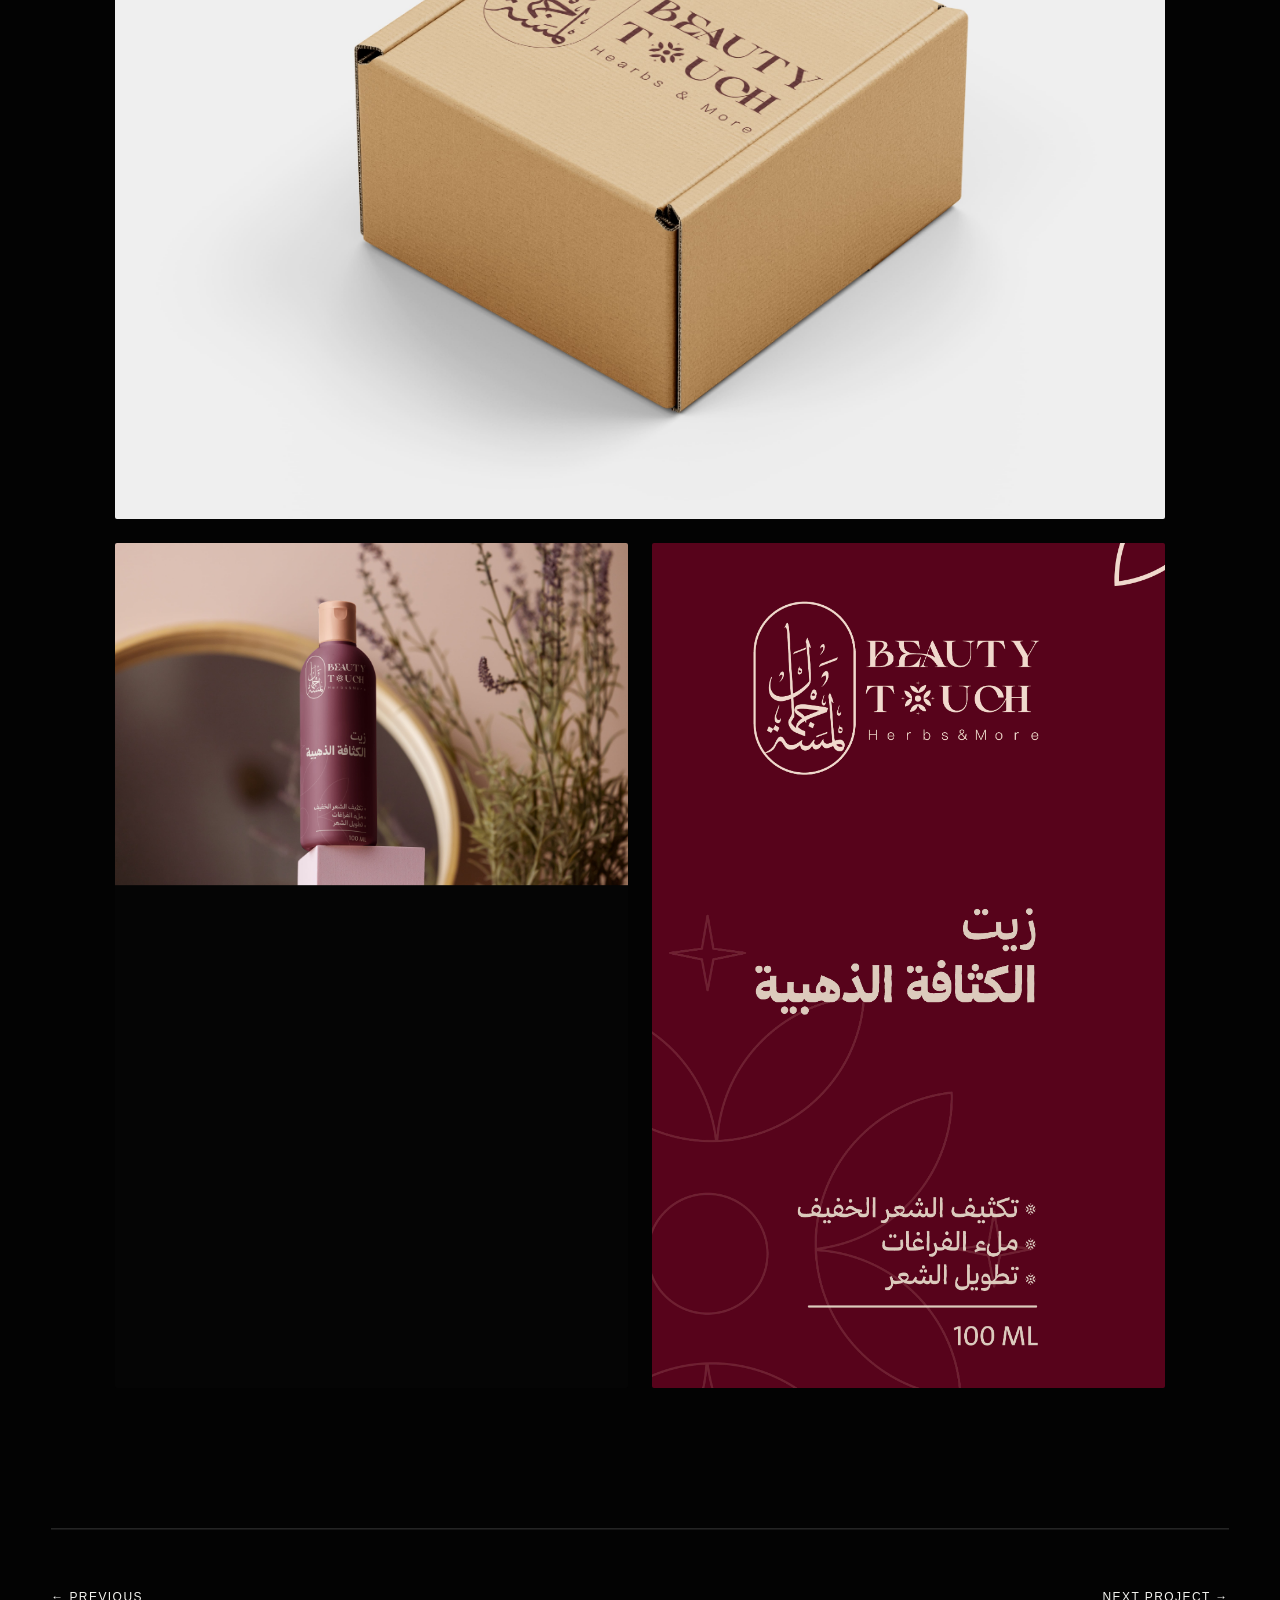
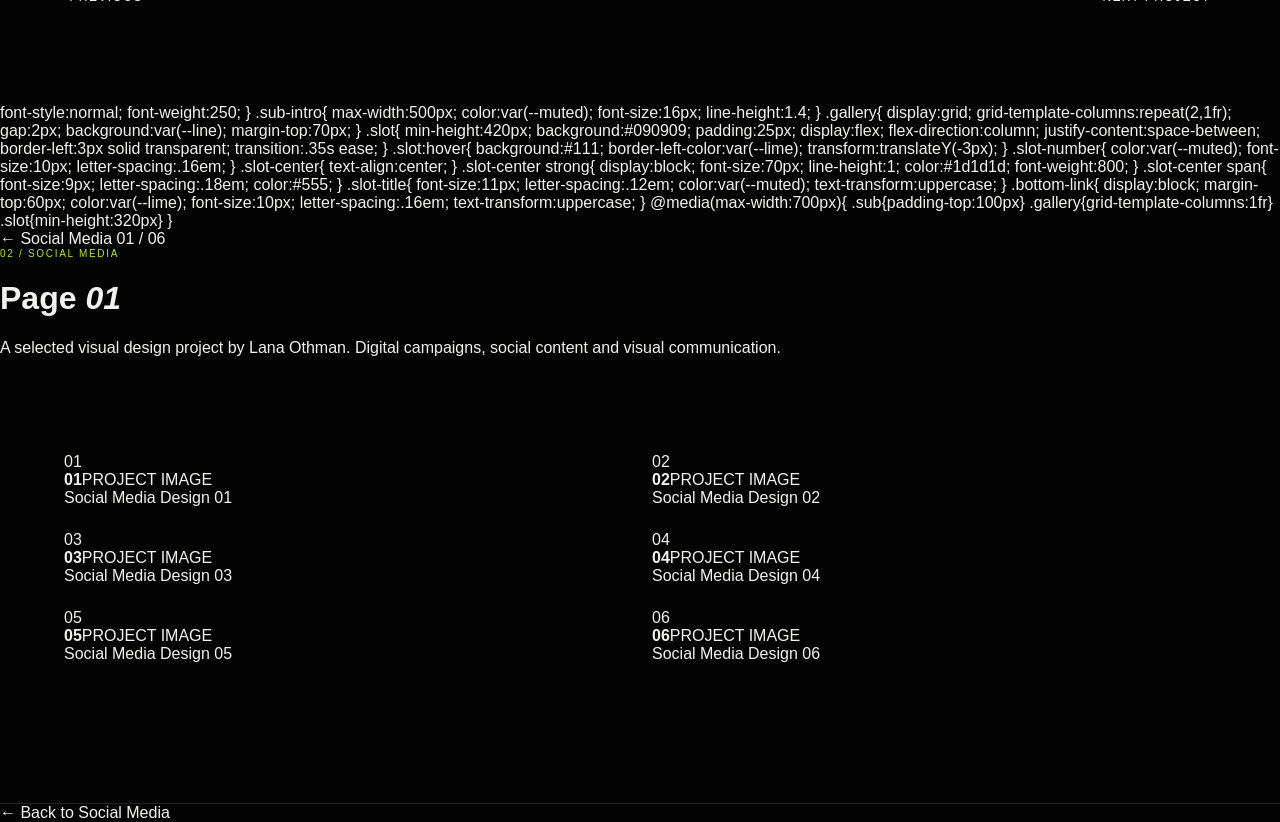
<file: page-03.html>
<!doctype html>
<html lang="en">
<head>
<meta charset="UTF-8">
<meta name="viewport" content="width=device-width,initial-scale=1">
<title>Lana Othman — Project 03</title>
<link rel="stylesheet" href="style.css">

<style>
.project-page{background:#050505;color:#f4f4f0;min-height:100vh}
.project-nav{position:fixed;top:0;left:0;right:0;height:76px;display:flex;align-items:center;justify-content:space-between;padding:0 4vw;border-bottom:1px solid #252525;background:rgba(5,5,5,.92);backdrop-filter:blur(14px);z-index:20}
.project-nav a{color:#f4f4f0;text-decoration:none;text-transform:uppercase;font-size:12px;letter-spacing:.12em}
.project-logo{font-size:24px;font-weight:800;letter-spacing:-.08em}
.project-logo span{color:#b7e600}
.project-main{padding:76px 4vw 0}
.project-intro{min-height:70vh;display:flex;flex-direction:column;justify-content:flex-end;padding:8vw 0 7vw}
.project-number{color:#b7e600;font-size:12px;letter-spacing:.15em;text-transform:uppercase;margin-bottom:30px}
.project-intro h1{font-size:clamp(64px,12vw,180px);line-height:.82;letter-spacing:-.07em;margin:0}
.project-intro h1 i{font-weight:300}
.project-info{display:grid;grid-template-columns:1fr 1fr;gap:40px;border-top:1px solid #292929;padding-top:22px;margin-top:60px}
.project-info p{margin:0;color:#92928d;font-size:14px;line-height:1.7}
.project-info strong{display:block;color:#f4f4f0;font-size:12px;text-transform:uppercase;letter-spacing:.12em;margin-bottom:8px}
.gallery{display:grid;grid-template-columns:repeat(2,1fr);gap:14px;padding-bottom:100px}
.gallery img{display:block;width:100%;height:auto;transition:transform .6s cubic-bezier(.2,.7,.2,1),filter .6s}
.gallery a{display:block;overflow:hidden;background:#111}
.gallery a:hover img{transform:scale(1.025);filter:brightness(1.08)}
.gallery .wide{grid-column:1/-1}
.project-footer{border-top:1px solid #292929;padding:60px 0 100px;display:flex;justify-content:space-between}
.project-footer a{color:#f4f4f0;text-decoration:none;text-transform:uppercase;font-size:12px;letter-spacing:.12em}
.project-footer a:hover{color:#b7e600}
@media(max-width:700px){
.project-nav{padding:0 20px}.project-main{padding-left:20px;padding-right:20px}
.project-intro{min-height:65vh}.project-info{grid-template-columns:1fr}
.gallery{grid-template-columns:1fr;gap:10px}.gallery .wide{grid-column:auto}
}
</style>
</head>

<body class="project-page">

<header class="project-nav">
<a href="index.html" class="project-logo">LO<span>©</span></a>
<a href="index.html#work">Back to Work ↗</a>
</header>

<main class="project-main">

<section class="project-intro">
<div class="project-number">03 / Selected Project</div>
<h1>Beauty<br><i>Packaging</i></h1>

<div class="project-info">
<div>
<strong>Category</strong>
<p>Packaging · Art Direction</p>
</div>
<div>
<strong>Designer</strong>
<p>Lana Othman · Ramallah, Palestine</p>
</div>
</div>
</section>

<section class="gallery">
<a href="#"><img src="images/packaging/beauty-touch/beauty-touch-01.jpg" alt="Beauty Touch Packaging"></a>
<a href="#"><img src="images/packaging/beauty-touch/beauty-touch-02.jpg" alt="Beauty Touch Packaging"></a>
<a href="#" class="wide"><img src="images/packaging/beauty-touch/beauty-touch-03.jpg" alt="Beauty Touch Packaging"></a>
<a href="#"><img src="images/packaging/beauty-touch/beauty-touch-04.jpg" alt="Beauty Touch Packaging"></a>
<a href="#"><img src="images/packaging/beauty-touch/beauty-touch-05.jpg" alt="Beauty Touch Packaging"></a>
</section>

<footer class="project-footer">
<a href="page-02.html">← Previous</a>
<a href="page-04.html">Next Project →</a>
</footer>

</main>
</body>
</html>  font-style:normal;
  font-weight:250;
}
.sub-intro{
  max-width:500px;
  color:var(--muted);
  font-size:16px;
  line-height:1.4;
}
.gallery{
  display:grid;
  grid-template-columns:repeat(2,1fr);
  gap:2px;
  background:var(--line);
  margin-top:70px;
}
.slot{
  min-height:420px;
  background:#090909;
  padding:25px;
  display:flex;
  flex-direction:column;
  justify-content:space-between;
  border-left:3px solid transparent;
  transition:.35s ease;
}
.slot:hover{
  background:#111;
  border-left-color:var(--lime);
  transform:translateY(-3px);
}
.slot-number{
  color:var(--muted);
  font-size:10px;
  letter-spacing:.16em;
}
.slot-center{
  text-align:center;
}
.slot-center strong{
  display:block;
  font-size:70px;
  line-height:1;
  color:#1d1d1d;
  font-weight:800;
}
.slot-center span{
  font-size:9px;
  letter-spacing:.18em;
  color:#555;
}
.slot-title{
  font-size:11px;
  letter-spacing:.12em;
  color:var(--muted);
  text-transform:uppercase;
}
.bottom-link{
  display:block;
  margin-top:60px;
  color:var(--lime);
  font-size:10px;
  letter-spacing:.16em;
  text-transform:uppercase;
}
@media(max-width:700px){
  .sub{padding-top:100px}
  .gallery{grid-template-columns:1fr}
  .slot{min-height:320px}
}
</style>
</head>

<body>

<main class="sub">

<div class="sub-top">
<a class="back" href="social-media.html">← Social Media</a>
<span class="page-no">01 / 06</span>
</div>

<div class="section-no">02 / SOCIAL MEDIA</div>

<h1>Page <i>01</i></h1>

<p class="sub-intro">
A selected visual design project by Lana Othman. 
Digital campaigns, social content and visual communication.
</p>

<section class="gallery">

<div class="slot">
<span class="slot-number">01</span>
<div class="slot-center"><strong>01</strong><span>PROJECT IMAGE</span></div>
<span class="slot-title">Social Media Design 01</span>
</div>

<div class="slot">
<span class="slot-number">02</span>
<div class="slot-center"><strong>02</strong><span>PROJECT IMAGE</span></div>
<span class="slot-title">Social Media Design 02</span>
</div>

<div class="slot">
<span class="slot-number">03</span>
<div class="slot-center"><strong>03</strong><span>PROJECT IMAGE</span></div>
<span class="slot-title">Social Media Design 03</span>
</div>

<div class="slot">
<span class="slot-number">04</span>
<div class="slot-center"><strong>04</strong><span>PROJECT IMAGE</span></div>
<span class="slot-title">Social Media Design 04</span>
</div>

<div class="slot">
<span class="slot-number">05</span>
<div class="slot-center"><strong>05</strong><span>PROJECT IMAGE</span></div>
<span class="slot-title">Social Media Design 05</span>
</div>

<div class="slot">
<span class="slot-number">06</span>
<div class="slot-center"><strong>06</strong><span>PROJECT IMAGE</span></div>
<span class="slot-title">Social Media Design 06</span>
</div>

</section>

<a class="bottom-link" href="social-media.html">← Back to Social Media</a>

</main>

</body>
</html>
</file>
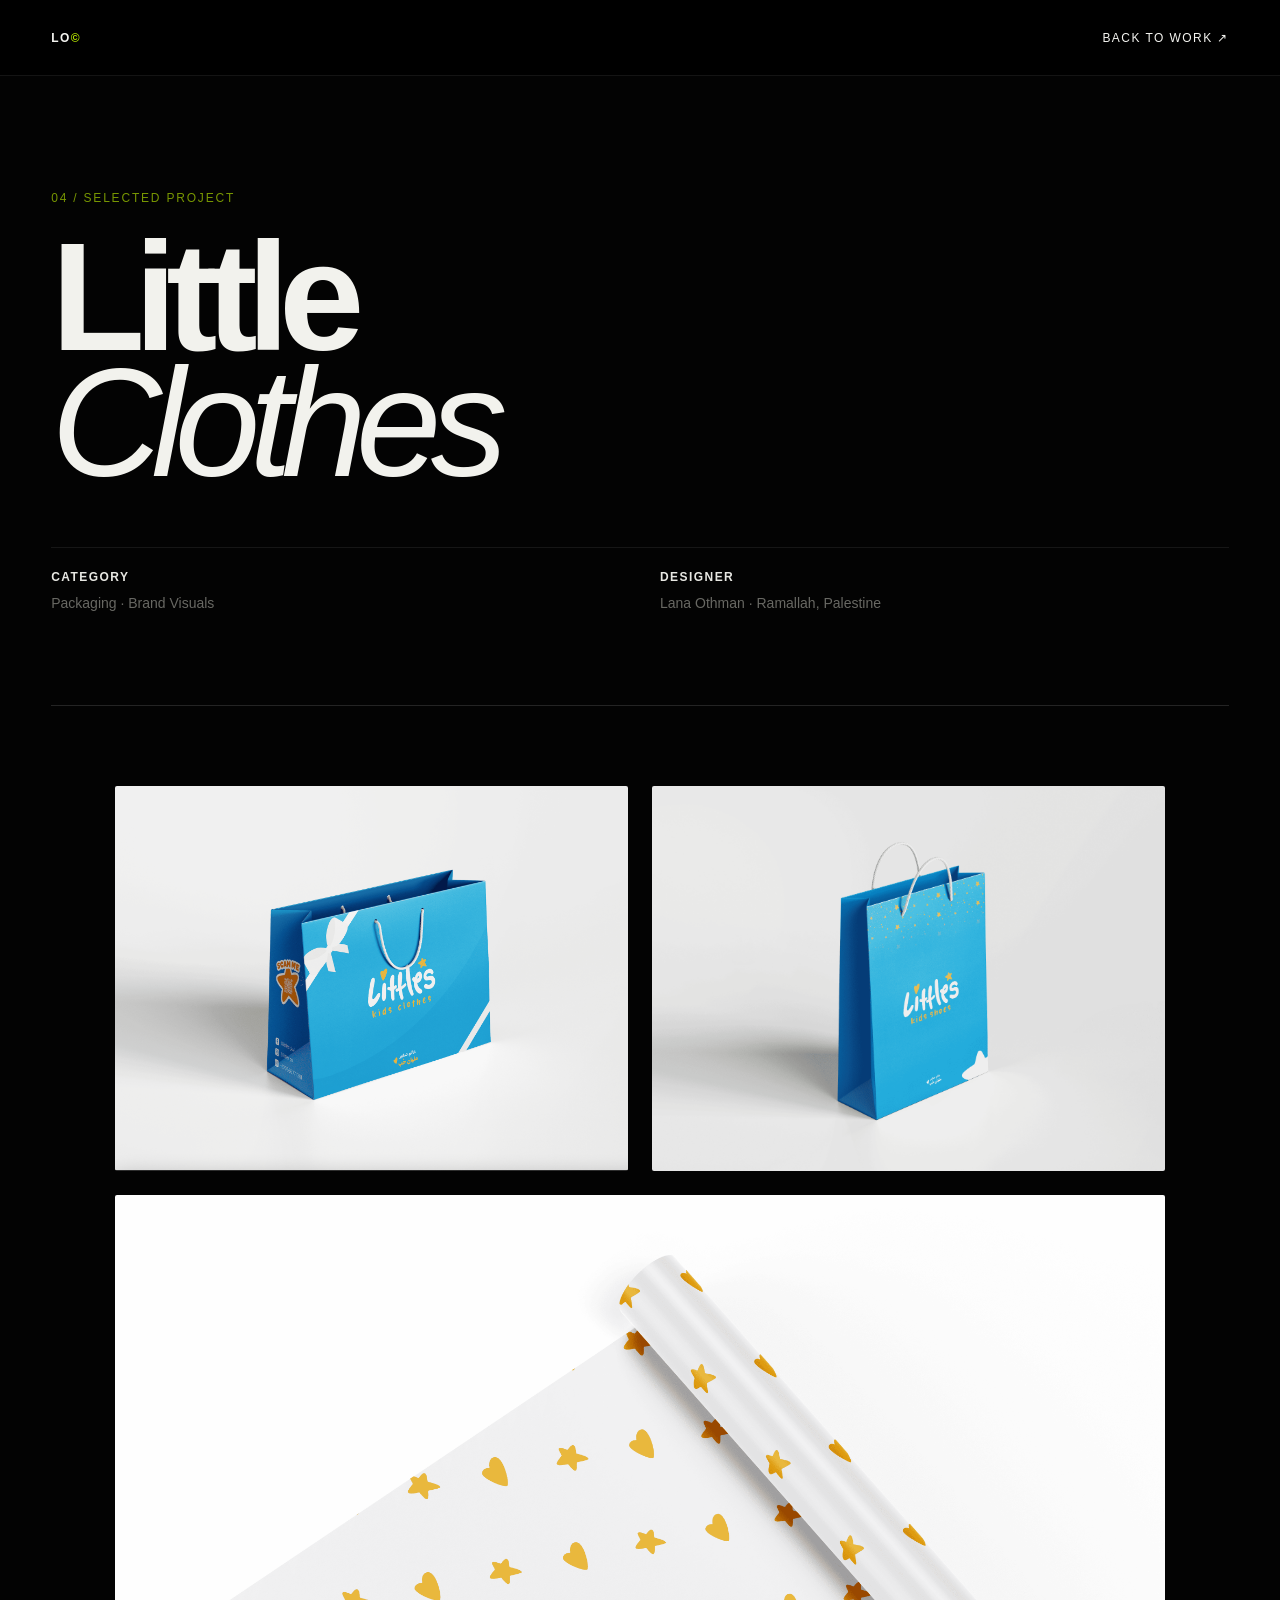
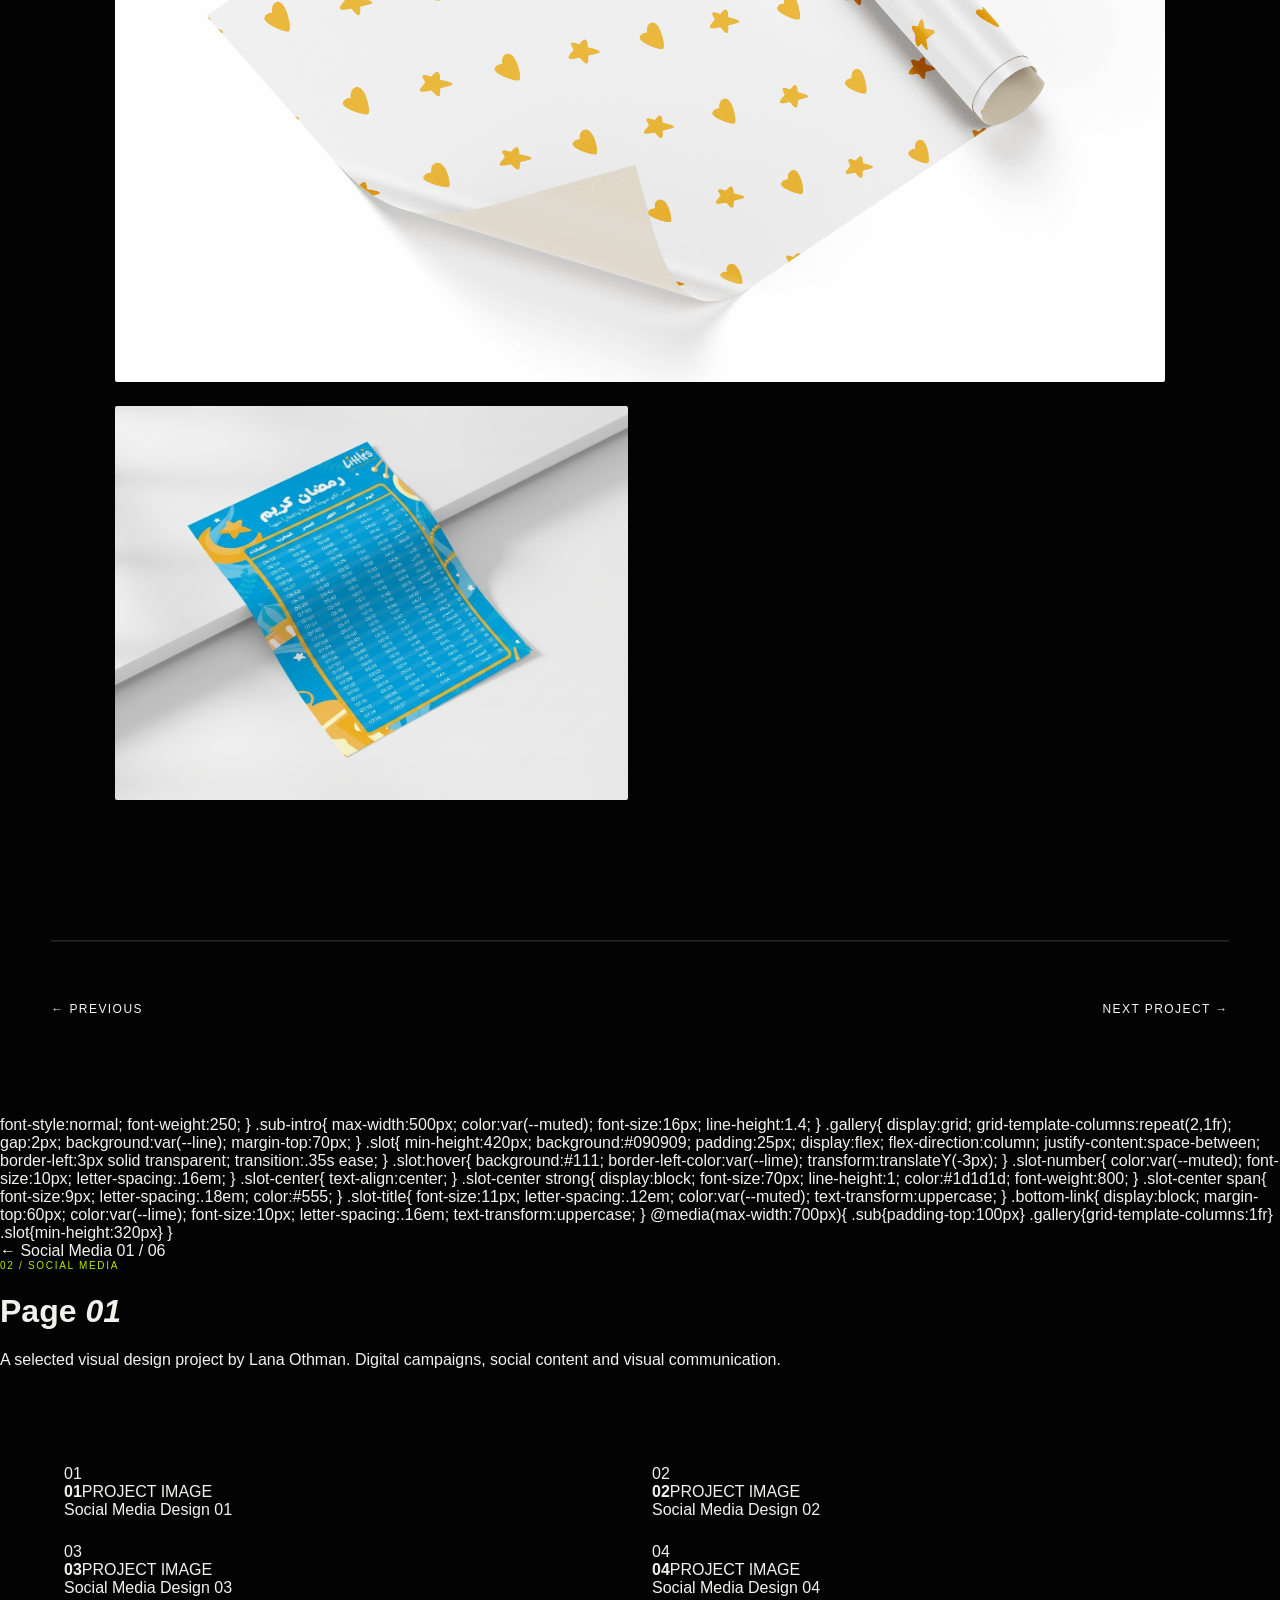
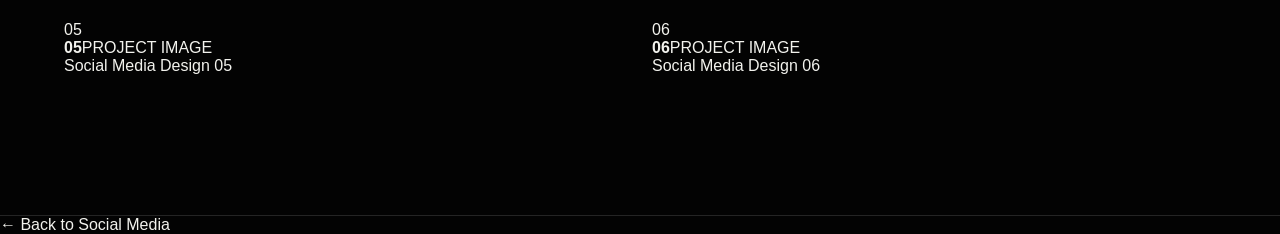
<file: page-04.html>
<!doctype html>
<html lang="en">
<head>
<meta charset="UTF-8">
<meta name="viewport" content="width=device-width,initial-scale=1">
<title>Lana Othman — Project 04</title>
<link rel="stylesheet" href="style.css">

<style>
.project-page{background:#050505;color:#f4f4f0;min-height:100vh}
.project-nav{position:fixed;top:0;left:0;right:0;height:76px;display:flex;align-items:center;justify-content:space-between;padding:0 4vw;border-bottom:1px solid #252525;background:rgba(5,5,5,.92);backdrop-filter:blur(14px);z-index:20}
.project-nav a{color:#f4f4f0;text-decoration:none;text-transform:uppercase;font-size:12px;letter-spacing:.12em}
.project-logo{font-size:24px;font-weight:800;letter-spacing:-.08em}
.project-logo span{color:#b7e600}
.project-main{padding:76px 4vw 0}
.project-intro{min-height:70vh;display:flex;flex-direction:column;justify-content:flex-end;padding:8vw 0 7vw}
.project-number{color:#b7e600;font-size:12px;letter-spacing:.15em;text-transform:uppercase;margin-bottom:30px}
.project-intro h1{font-size:clamp(64px,12vw,180px);line-height:.82;letter-spacing:-.07em;margin:0}
.project-intro h1 i{font-weight:300}
.project-info{display:grid;grid-template-columns:1fr 1fr;gap:40px;border-top:1px solid #292929;padding-top:22px;margin-top:60px}
.project-info p{margin:0;color:#92928d;font-size:14px;line-height:1.7}
.project-info strong{display:block;color:#f4f4f0;font-size:12px;text-transform:uppercase;letter-spacing:.12em;margin-bottom:8px}
.gallery{display:grid;grid-template-columns:repeat(2,1fr);gap:14px;padding-bottom:100px}
.gallery img{display:block;width:100%;height:auto;transition:transform .6s cubic-bezier(.2,.7,.2,1),filter .6s}
.gallery a{display:block;overflow:hidden;background:#111}
.gallery a:hover img{transform:scale(1.025);filter:brightness(1.08)}
.gallery .wide{grid-column:1/-1}
.project-footer{border-top:1px solid #292929;padding:60px 0 100px;display:flex;justify-content:space-between}
.project-footer a{color:#f4f4f0;text-decoration:none;text-transform:uppercase;font-size:12px;letter-spacing:.12em}
.project-footer a:hover{color:#b7e600}
@media(max-width:700px){
.project-nav{padding:0 20px}.project-main{padding-left:20px;padding-right:20px}
.project-intro{min-height:65vh}.project-info{grid-template-columns:1fr}
.gallery{grid-template-columns:1fr;gap:10px}.gallery .wide{grid-column:auto}
}
</style>
</head>

<body class="project-page">

<header class="project-nav">
<a href="index.html" class="project-logo">LO<span>©</span></a>
<a href="index.html#work">Back to Work ↗</a>
</header>

<main class="project-main">

<section class="project-intro">
<div class="project-number">04 / Selected Project</div>
<h1>Little<br><i>Clothes</i></h1>

<div class="project-info">
<div>
<strong>Category</strong>
<p>Packaging · Brand Visuals</p>
</div>
<div>
<strong>Designer</strong>
<p>Lana Othman · Ramallah, Palestine</p>
</div>
</div>
</section>

<section class="gallery">
<a href="#"><img src="images/packaging/littles-clothes/littles-clothes-01.jpg" alt="Littles Clothes"></a>
<a href="#"><img src="images/packaging/littles-clothes/littles-clothes-02.jpg" alt="Littles Clothes"></a>
<a href="#" class="wide"><img src="images/packaging/littles-clothes/littles-clothes-03.jpg" alt="Littles Clothes"></a>
<a href="#"><img src="images/packaging/littles-clothes/littles-clothes-04.jpg" alt="Littles Clothes"></a>
</section>

<footer class="project-footer">
<a href="page-03.html">← Previous</a>
<a href="page-05.html">Next Project →</a>
</footer>

</main>
</body>
</html>  font-style:normal;
  font-weight:250;
}
.sub-intro{
  max-width:500px;
  color:var(--muted);
  font-size:16px;
  line-height:1.4;
}
.gallery{
  display:grid;
  grid-template-columns:repeat(2,1fr);
  gap:2px;
  background:var(--line);
  margin-top:70px;
}
.slot{
  min-height:420px;
  background:#090909;
  padding:25px;
  display:flex;
  flex-direction:column;
  justify-content:space-between;
  border-left:3px solid transparent;
  transition:.35s ease;
}
.slot:hover{
  background:#111;
  border-left-color:var(--lime);
  transform:translateY(-3px);
}
.slot-number{
  color:var(--muted);
  font-size:10px;
  letter-spacing:.16em;
}
.slot-center{
  text-align:center;
}
.slot-center strong{
  display:block;
  font-size:70px;
  line-height:1;
  color:#1d1d1d;
  font-weight:800;
}
.slot-center span{
  font-size:9px;
  letter-spacing:.18em;
  color:#555;
}
.slot-title{
  font-size:11px;
  letter-spacing:.12em;
  color:var(--muted);
  text-transform:uppercase;
}
.bottom-link{
  display:block;
  margin-top:60px;
  color:var(--lime);
  font-size:10px;
  letter-spacing:.16em;
  text-transform:uppercase;
}
@media(max-width:700px){
  .sub{padding-top:100px}
  .gallery{grid-template-columns:1fr}
  .slot{min-height:320px}
}
</style>
</head>

<body>

<main class="sub">

<div class="sub-top">
<a class="back" href="social-media.html">← Social Media</a>
<span class="page-no">01 / 06</span>
</div>

<div class="section-no">02 / SOCIAL MEDIA</div>

<h1>Page <i>01</i></h1>

<p class="sub-intro">
A selected visual design project by Lana Othman. 
Digital campaigns, social content and visual communication.
</p>

<section class="gallery">

<div class="slot">
<span class="slot-number">01</span>
<div class="slot-center"><strong>01</strong><span>PROJECT IMAGE</span></div>
<span class="slot-title">Social Media Design 01</span>
</div>

<div class="slot">
<span class="slot-number">02</span>
<div class="slot-center"><strong>02</strong><span>PROJECT IMAGE</span></div>
<span class="slot-title">Social Media Design 02</span>
</div>

<div class="slot">
<span class="slot-number">03</span>
<div class="slot-center"><strong>03</strong><span>PROJECT IMAGE</span></div>
<span class="slot-title">Social Media Design 03</span>
</div>

<div class="slot">
<span class="slot-number">04</span>
<div class="slot-center"><strong>04</strong><span>PROJECT IMAGE</span></div>
<span class="slot-title">Social Media Design 04</span>
</div>

<div class="slot">
<span class="slot-number">05</span>
<div class="slot-center"><strong>05</strong><span>PROJECT IMAGE</span></div>
<span class="slot-title">Social Media Design 05</span>
</div>

<div class="slot">
<span class="slot-number">06</span>
<div class="slot-center"><strong>06</strong><span>PROJECT IMAGE</span></div>
<span class="slot-title">Social Media Design 06</span>
</div>

</section>

<a class="bottom-link" href="social-media.html">← Back to Social Media</a>

</main>

</body>
</html>
</file>
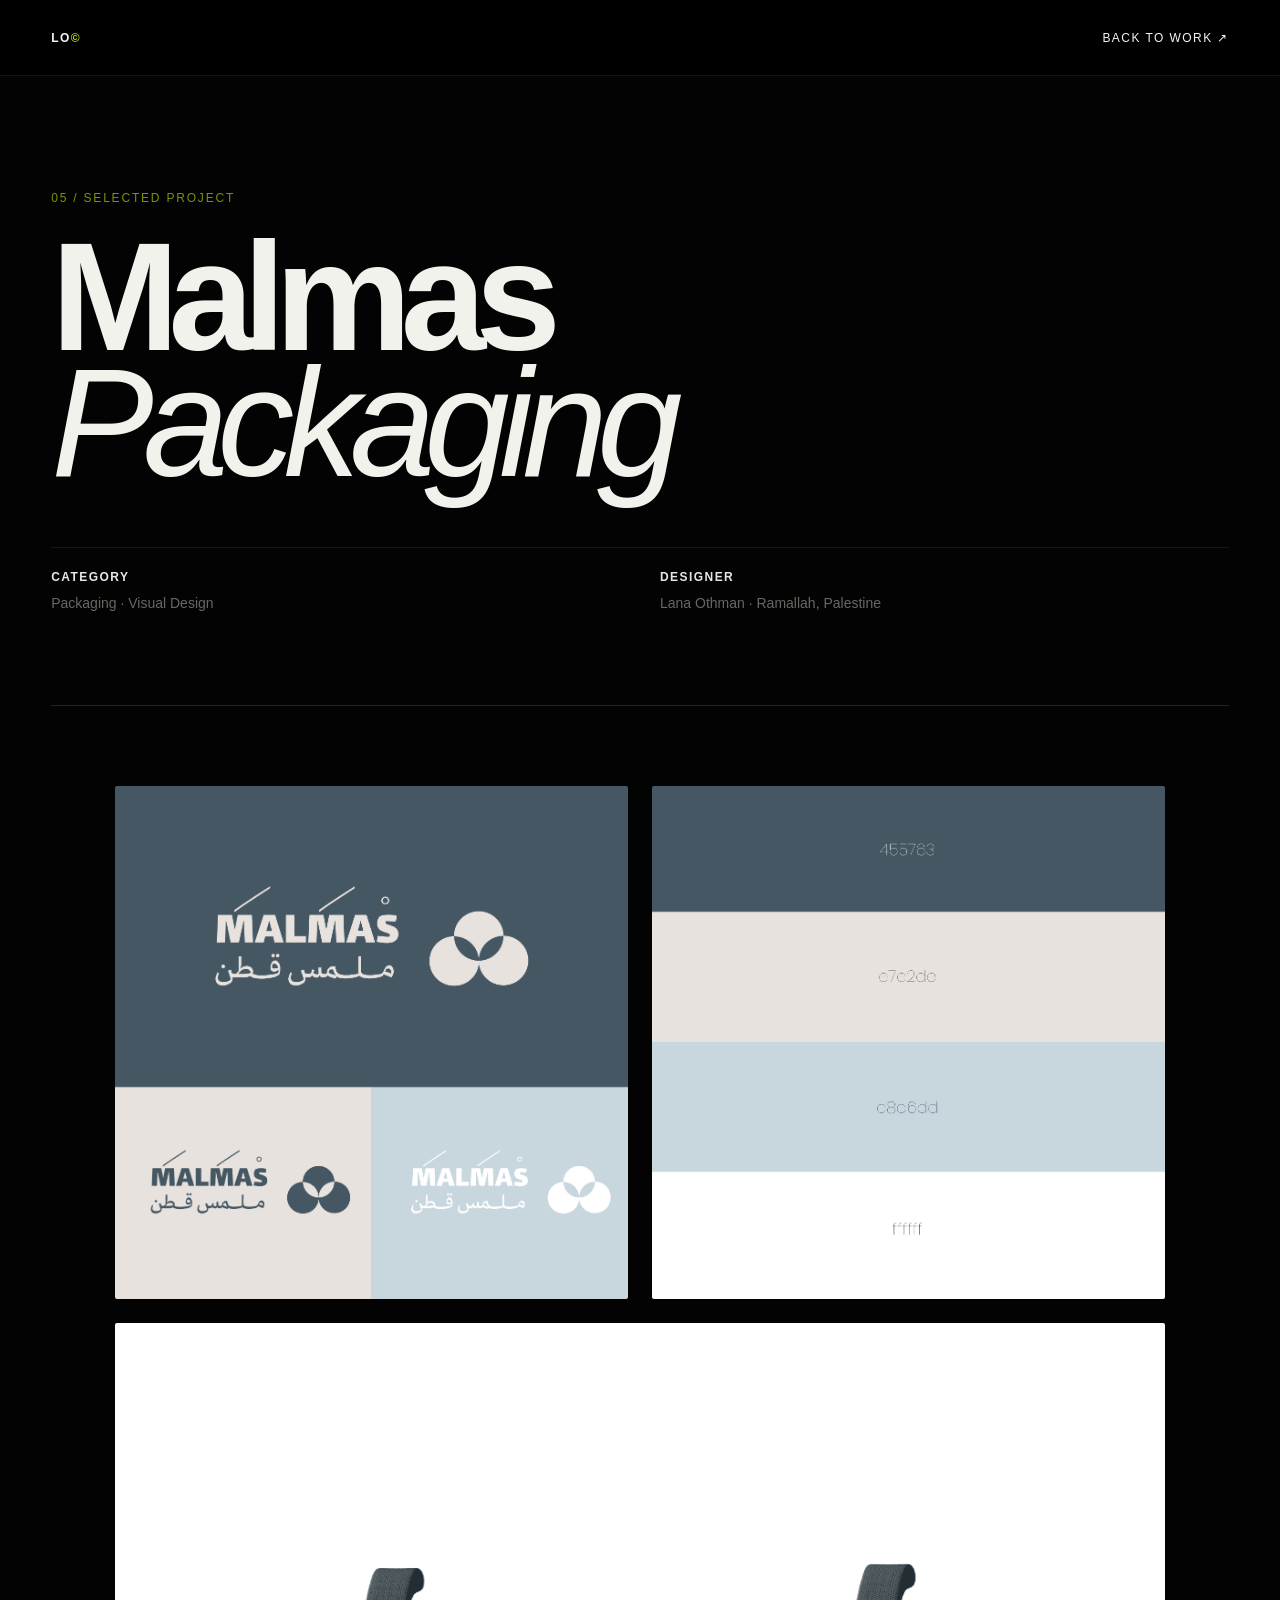
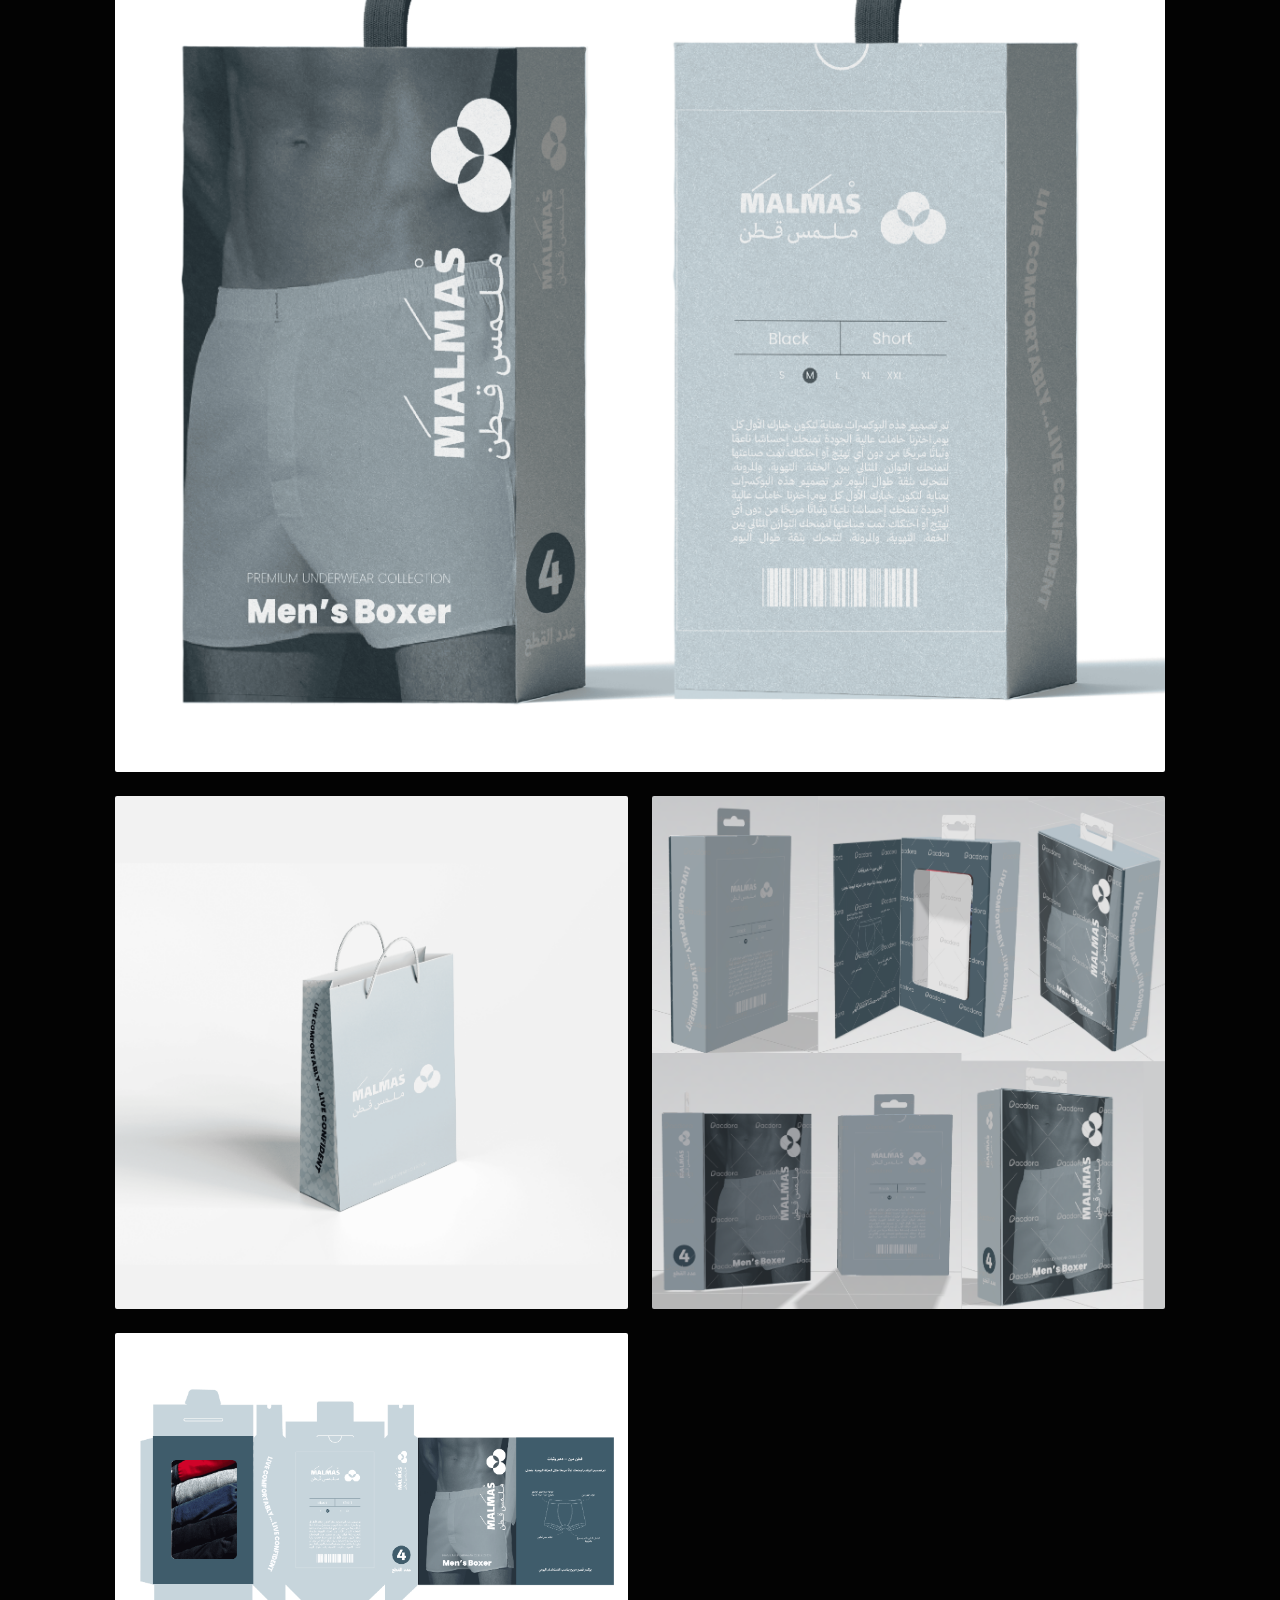
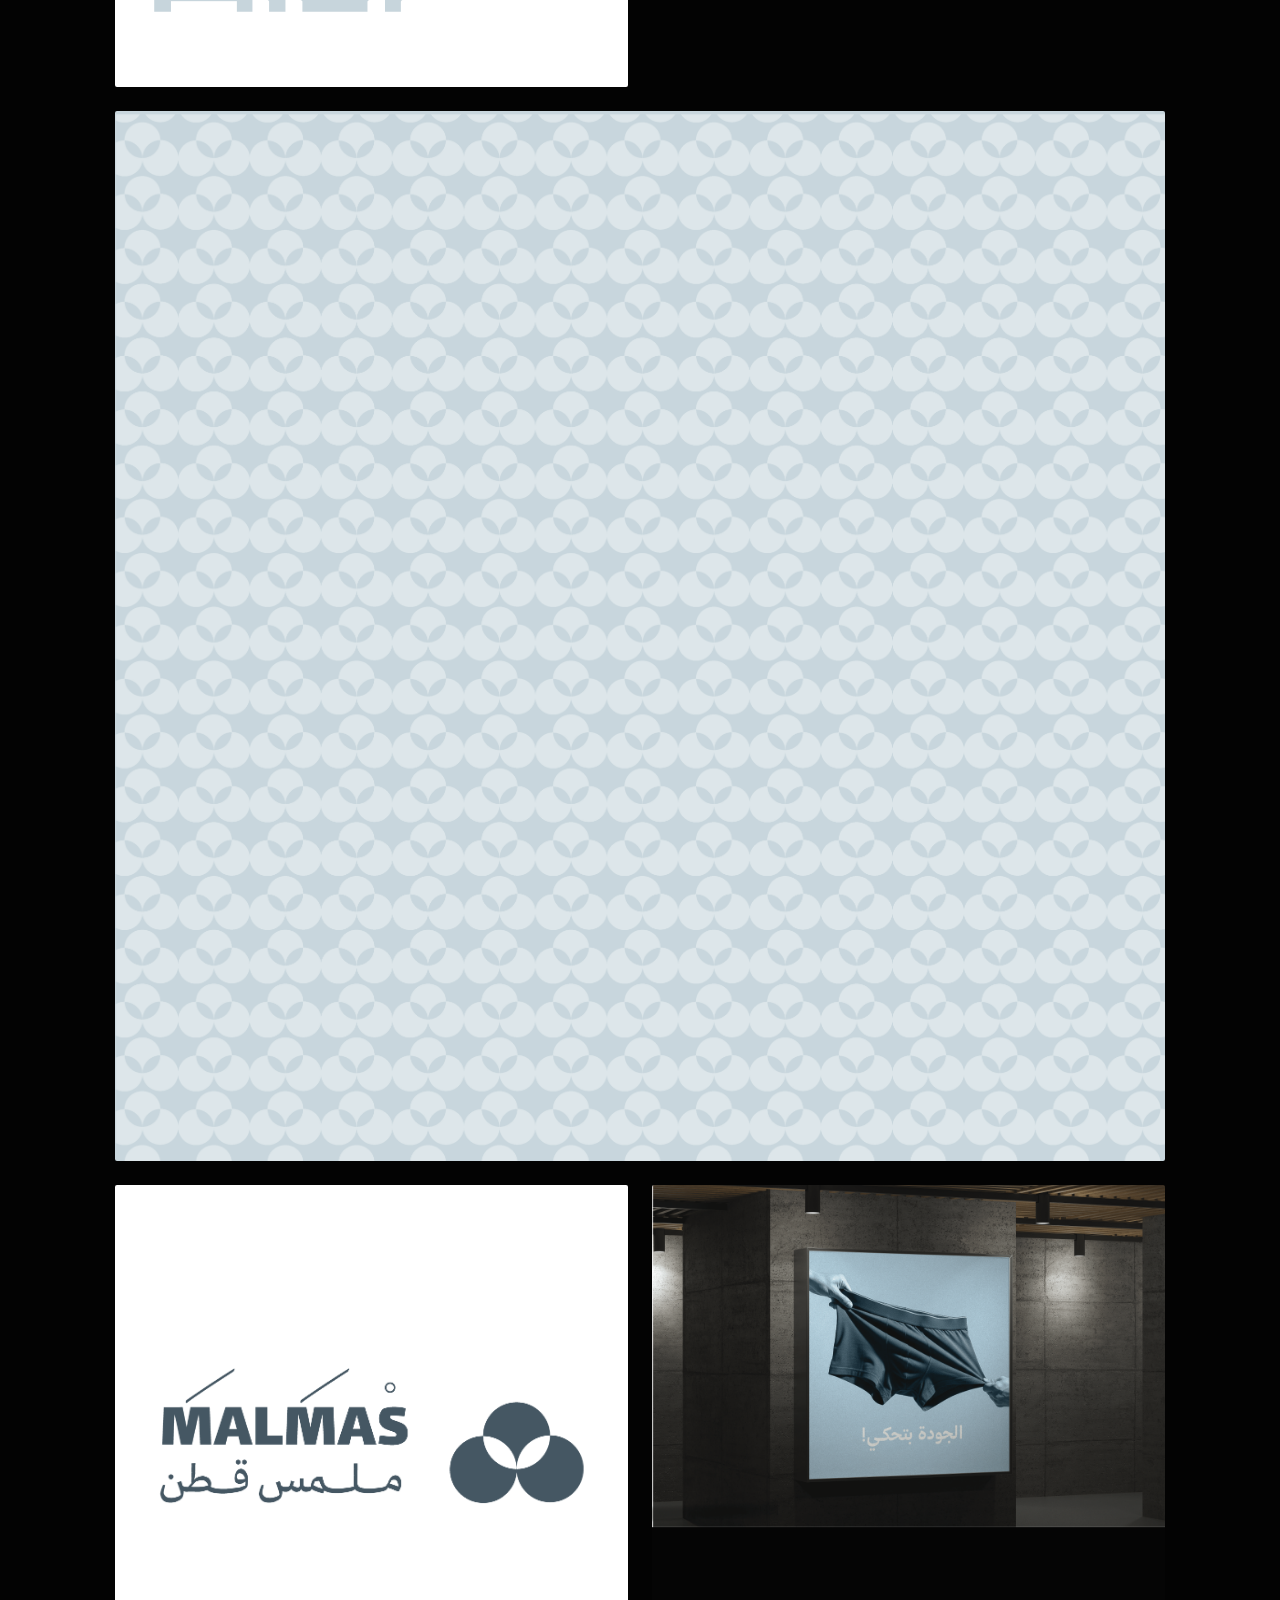
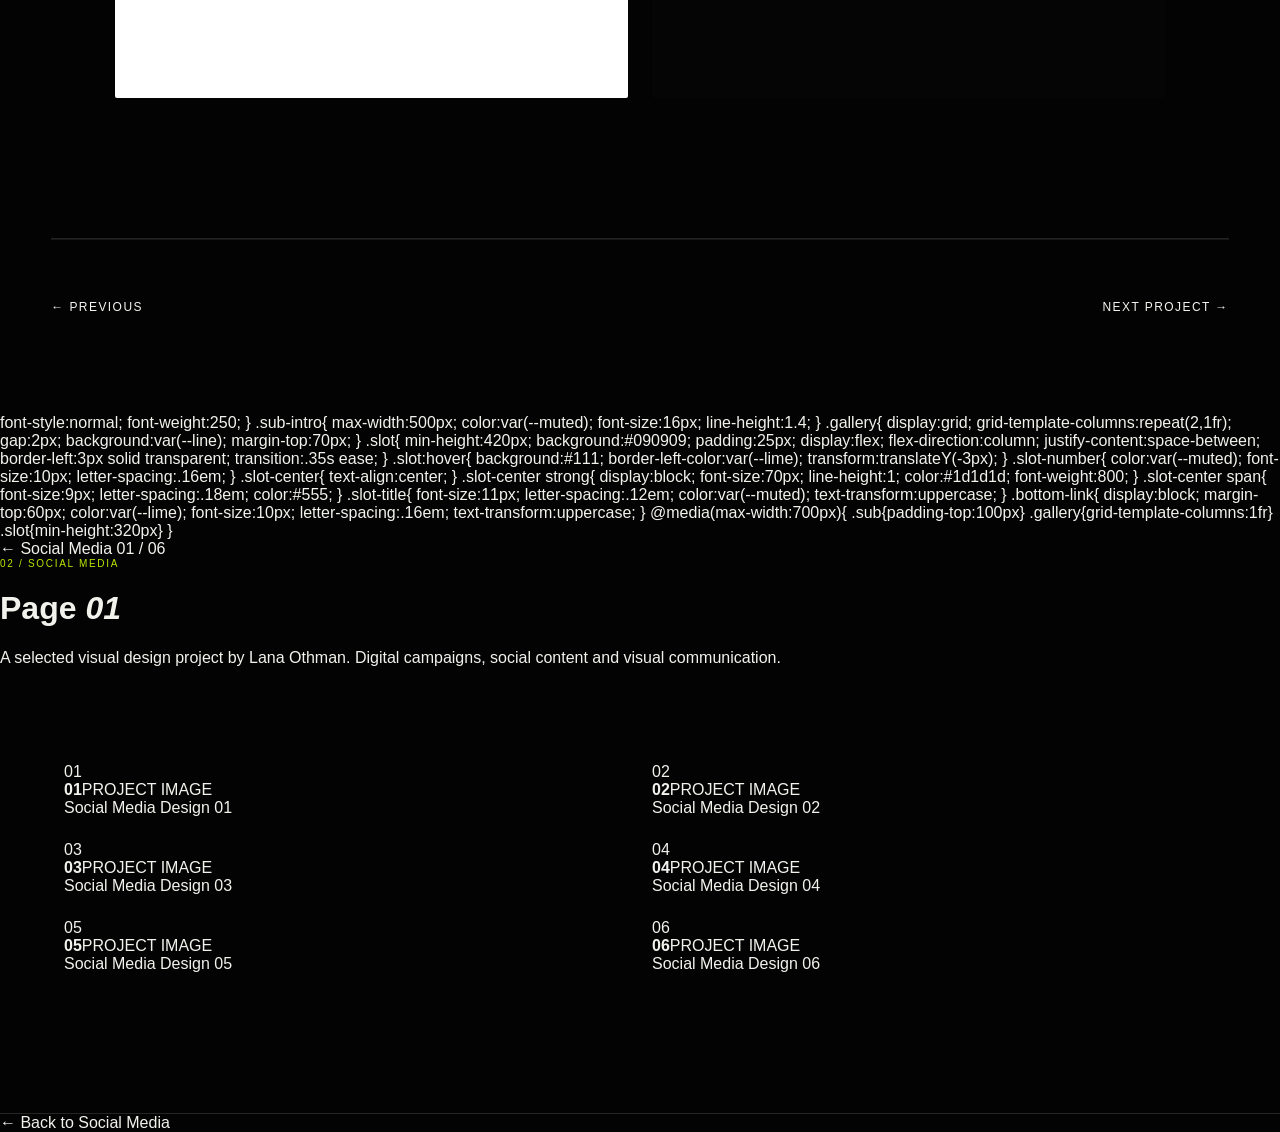
<file: page-05.html>
<!doctype html>
<html lang="en">
<head>
<meta charset="UTF-8">
<meta name="viewport" content="width=device-width,initial-scale=1">
<title>Lana Othman — Project 05</title>
<link rel="stylesheet" href="style.css">

<style>
.project-page{background:#050505;color:#f4f4f0;min-height:100vh}
.project-nav{position:fixed;top:0;left:0;right:0;height:76px;display:flex;align-items:center;justify-content:space-between;padding:0 4vw;border-bottom:1px solid #252525;background:rgba(5,5,5,.92);backdrop-filter:blur(14px);z-index:20}
.project-nav a{color:#f4f4f0;text-decoration:none;text-transform:uppercase;font-size:12px;letter-spacing:.12em}
.project-logo{font-size:24px;font-weight:800;letter-spacing:-.08em}
.project-logo span{color:#b7e600}
.project-main{padding:76px 4vw 0}
.project-intro{min-height:70vh;display:flex;flex-direction:column;justify-content:flex-end;padding:8vw 0 7vw}
.project-number{color:#b7e600;font-size:12px;letter-spacing:.15em;text-transform:uppercase;margin-bottom:30px}
.project-intro h1{font-size:clamp(64px,12vw,180px);line-height:.82;letter-spacing:-.07em;margin:0}
.project-intro h1 i{font-weight:300}
.project-info{display:grid;grid-template-columns:1fr 1fr;gap:40px;border-top:1px solid #292929;padding-top:22px;margin-top:60px}
.project-info p{margin:0;color:#92928d;font-size:14px;line-height:1.7}
.project-info strong{display:block;color:#f4f4f0;font-size:12px;text-transform:uppercase;letter-spacing:.12em;margin-bottom:8px}
.gallery{display:grid;grid-template-columns:repeat(2,1fr);gap:14px;padding-bottom:100px}
.gallery img{display:block;width:100%;height:auto;transition:transform .6s cubic-bezier(.2,.7,.2,1),filter .6s}
.gallery a{display:block;overflow:hidden;background:#111}
.gallery a:hover img{transform:scale(1.025);filter:brightness(1.08)}
.gallery .wide{grid-column:1/-1}
.project-footer{border-top:1px solid #292929;padding:60px 0 100px;display:flex;justify-content:space-between}
.project-footer a{color:#f4f4f0;text-decoration:none;text-transform:uppercase;font-size:12px;letter-spacing:.12em}
.project-footer a:hover{color:#b7e600}
@media(max-width:700px){
.project-nav{padding:0 20px}.project-main{padding-left:20px;padding-right:20px}
.project-intro{min-height:65vh}.project-info{grid-template-columns:1fr}
.gallery{grid-template-columns:1fr;gap:10px}.gallery .wide{grid-column:auto}
}
</style>
</head>

<body class="project-page">

<header class="project-nav">
<a href="index.html" class="project-logo">LO<span>©</span></a>
<a href="index.html#work">Back to Work ↗</a>
</header>

<main class="project-main">

<section class="project-intro">
<div class="project-number">05 / Selected Project</div>
<h1>Malmas<br><i>Packaging</i></h1>

<div class="project-info">
<div>
<strong>Category</strong>
<p>Packaging · Visual Design</p>
</div>
<div>
<strong>Designer</strong>
<p>Lana Othman · Ramallah, Palestine</p>
</div>
</div>
</section>

<section class="gallery">
<a href="#"><img src="images/packaging/malmas/malmas-01.jpg" alt="Malmas Packaging"></a>
<a href="#"><img src="images/packaging/malmas/malmas-02.jpg" alt="Malmas Packaging"></a>
<a href="#" class="wide"><img src="images/packaging/malmas/malmas-03.jpg" alt="Malmas Packaging"></a>
<a href="#"><img src="images/packaging/malmas/malmas-04.jpg" alt="Malmas Packaging"></a>
<a href="#"><img src="images/packaging/malmas/malmas-05.jpg" alt="Malmas Packaging"></a>
<a href="#"><img src="images/packaging/malmas/malmas-06.jpg" alt="Malmas Packaging"></a>
<a href="#" class="wide"><img src="images/packaging/malmas/malmas-07.jpg" alt="Malmas Packaging"></a>
<a href="#"><img src="images/packaging/malmas/malmas-08.jpg" alt="Malmas Packaging"></a>
<a href="#"><img src="images/packaging/malmas/malmas-09.jpg" alt="Malmas Packaging"></a>
</section>

<footer class="project-footer">
<a href="page-04.html">← Previous</a>
<a href="page-06.html">Next Project →</a>
</footer>

</main>
</body>
</html>  font-style:normal;
  font-weight:250;
}
.sub-intro{
  max-width:500px;
  color:var(--muted);
  font-size:16px;
  line-height:1.4;
}
.gallery{
  display:grid;
  grid-template-columns:repeat(2,1fr);
  gap:2px;
  background:var(--line);
  margin-top:70px;
}
.slot{
  min-height:420px;
  background:#090909;
  padding:25px;
  display:flex;
  flex-direction:column;
  justify-content:space-between;
  border-left:3px solid transparent;
  transition:.35s ease;
}
.slot:hover{
  background:#111;
  border-left-color:var(--lime);
  transform:translateY(-3px);
}
.slot-number{
  color:var(--muted);
  font-size:10px;
  letter-spacing:.16em;
}
.slot-center{
  text-align:center;
}
.slot-center strong{
  display:block;
  font-size:70px;
  line-height:1;
  color:#1d1d1d;
  font-weight:800;
}
.slot-center span{
  font-size:9px;
  letter-spacing:.18em;
  color:#555;
}
.slot-title{
  font-size:11px;
  letter-spacing:.12em;
  color:var(--muted);
  text-transform:uppercase;
}
.bottom-link{
  display:block;
  margin-top:60px;
  color:var(--lime);
  font-size:10px;
  letter-spacing:.16em;
  text-transform:uppercase;
}
@media(max-width:700px){
  .sub{padding-top:100px}
  .gallery{grid-template-columns:1fr}
  .slot{min-height:320px}
}
</style>
</head>

<body>

<main class="sub">

<div class="sub-top">
<a class="back" href="social-media.html">← Social Media</a>
<span class="page-no">01 / 06</span>
</div>

<div class="section-no">02 / SOCIAL MEDIA</div>

<h1>Page <i>01</i></h1>

<p class="sub-intro">
A selected visual design project by Lana Othman. 
Digital campaigns, social content and visual communication.
</p>

<section class="gallery">

<div class="slot">
<span class="slot-number">01</span>
<div class="slot-center"><strong>01</strong><span>PROJECT IMAGE</span></div>
<span class="slot-title">Social Media Design 01</span>
</div>

<div class="slot">
<span class="slot-number">02</span>
<div class="slot-center"><strong>02</strong><span>PROJECT IMAGE</span></div>
<span class="slot-title">Social Media Design 02</span>
</div>

<div class="slot">
<span class="slot-number">03</span>
<div class="slot-center"><strong>03</strong><span>PROJECT IMAGE</span></div>
<span class="slot-title">Social Media Design 03</span>
</div>

<div class="slot">
<span class="slot-number">04</span>
<div class="slot-center"><strong>04</strong><span>PROJECT IMAGE</span></div>
<span class="slot-title">Social Media Design 04</span>
</div>

<div class="slot">
<span class="slot-number">05</span>
<div class="slot-center"><strong>05</strong><span>PROJECT IMAGE</span></div>
<span class="slot-title">Social Media Design 05</span>
</div>

<div class="slot">
<span class="slot-number">06</span>
<div class="slot-center"><strong>06</strong><span>PROJECT IMAGE</span></div>
<span class="slot-title">Social Media Design 06</span>
</div>

</section>

<a class="bottom-link" href="social-media.html">← Back to Social Media</a>

</main>

</body>
</html>
</file>
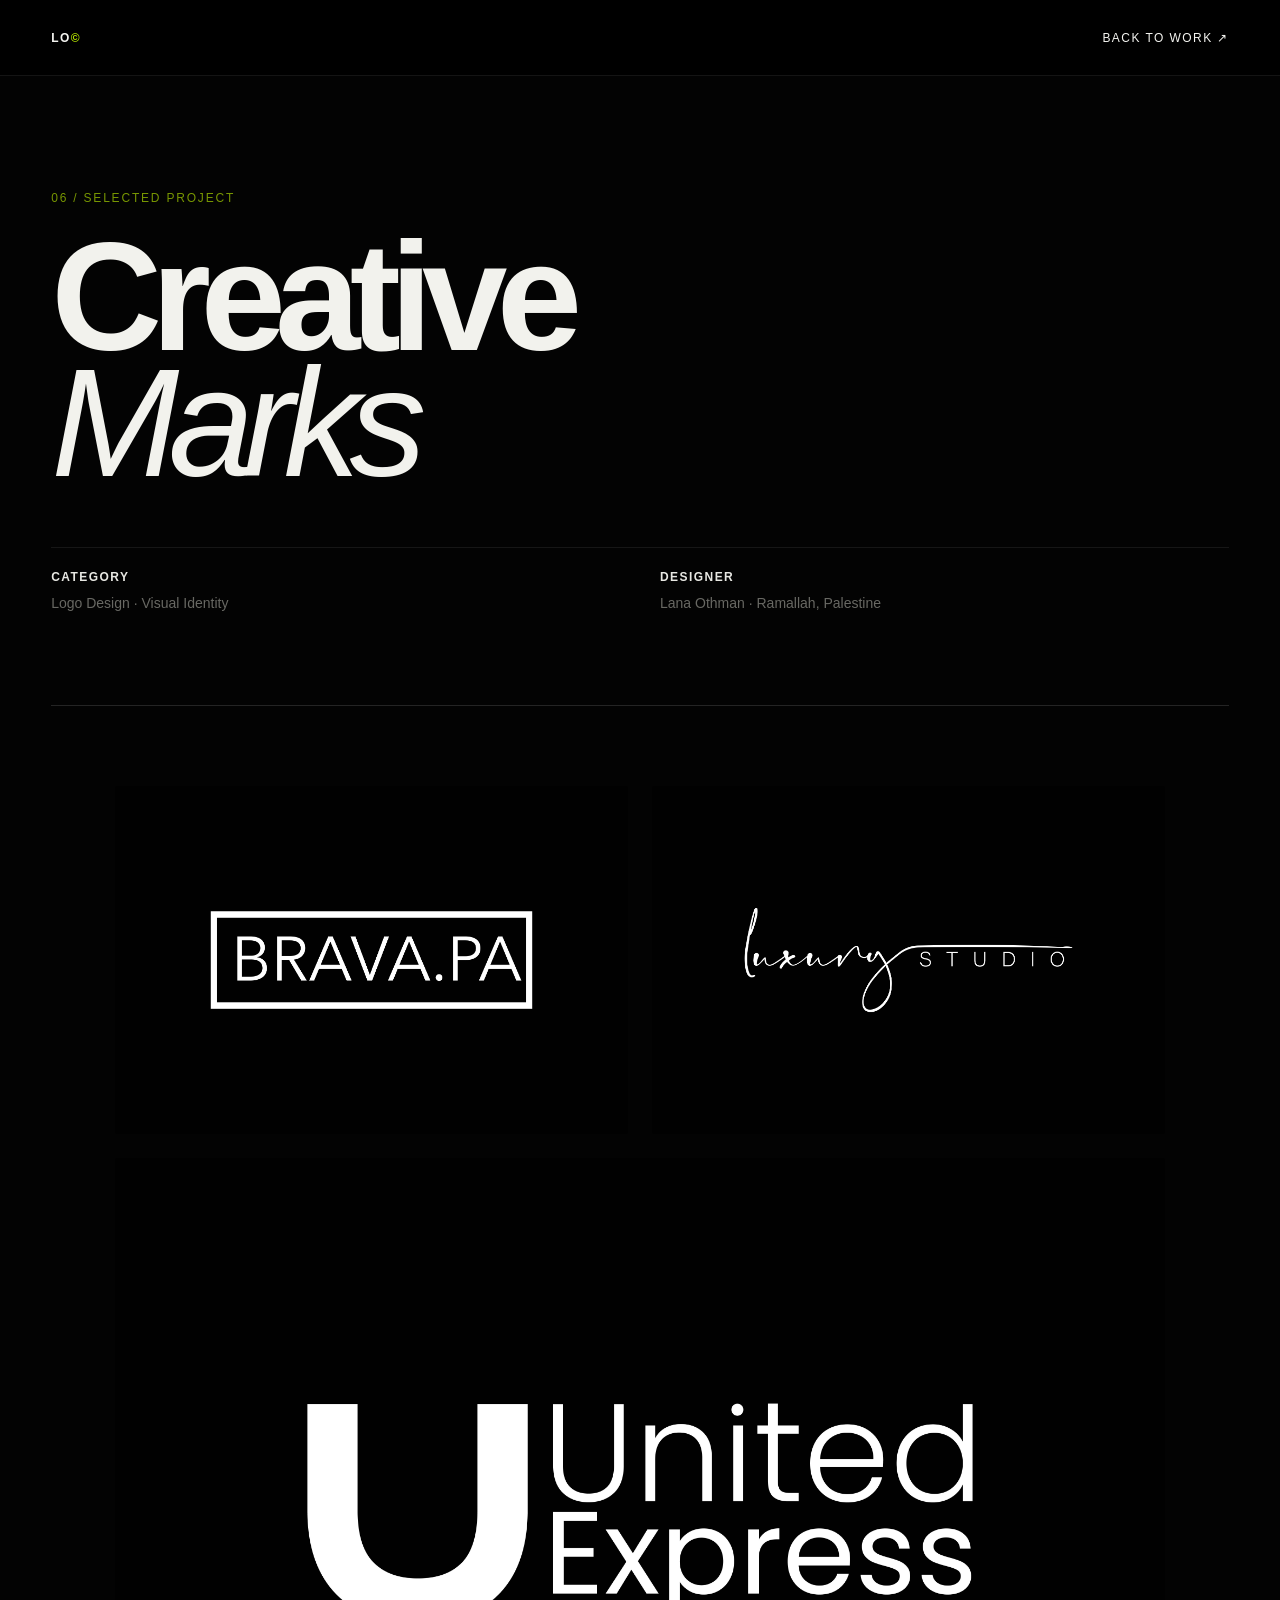
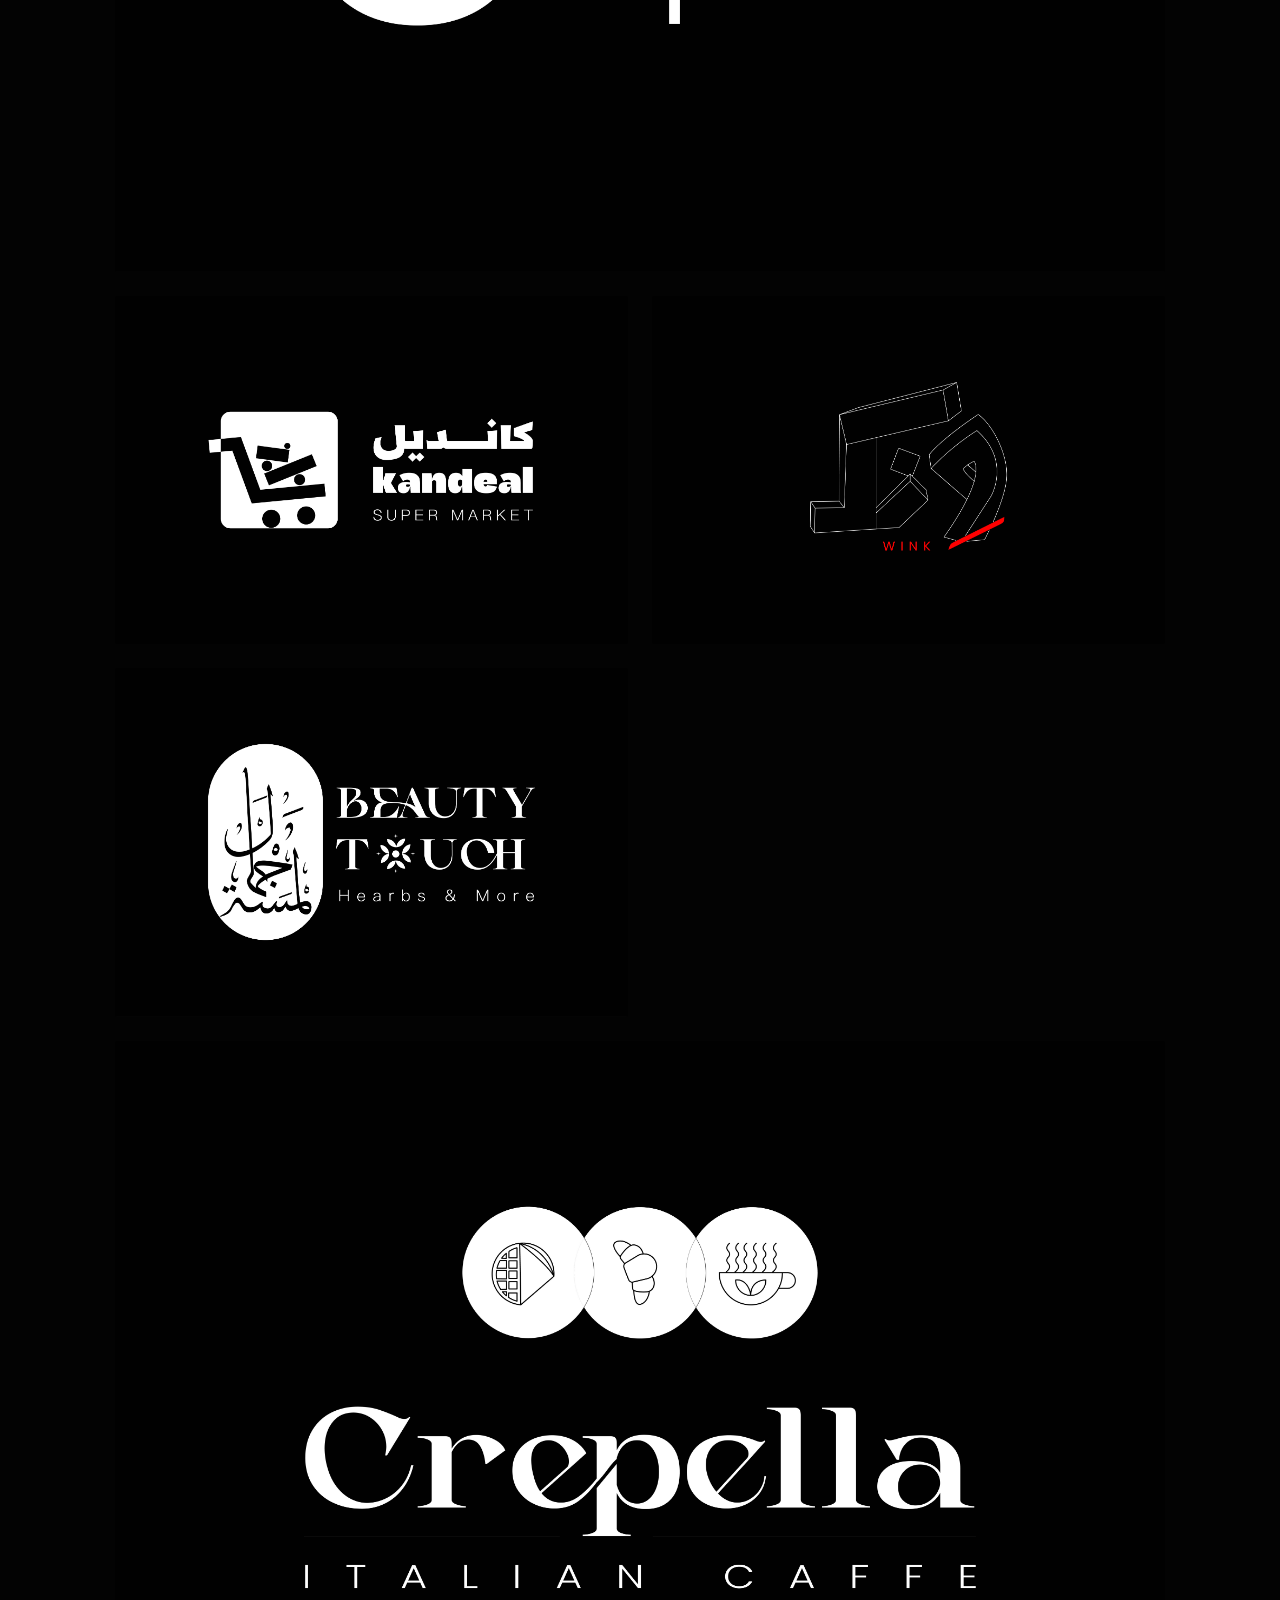
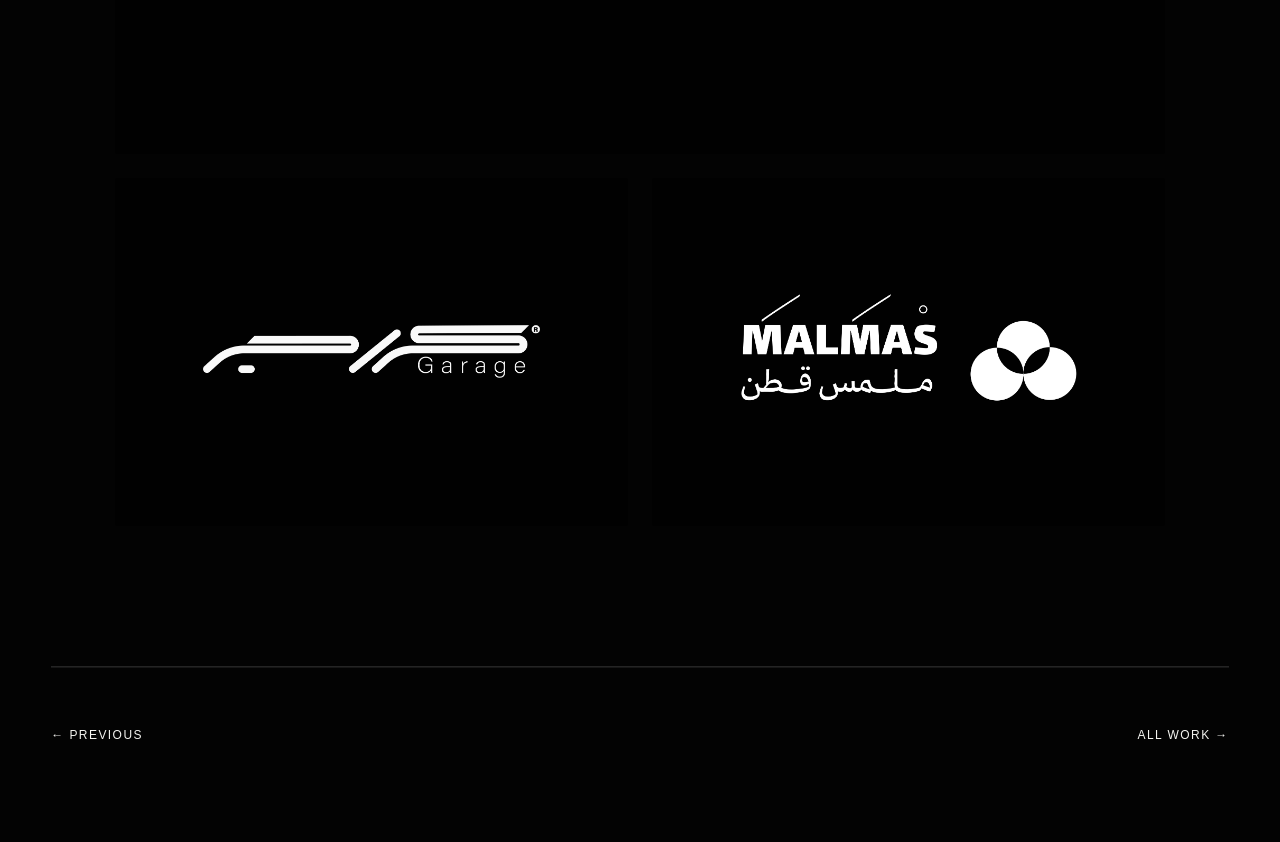
<file: page-06.html>
<!doctype html>
<html lang="en">
<head>
<meta charset="UTF-8">
<meta name="viewport" content="width=device-width,initial-scale=1">
<title>Lana Othman — Project 06</title>
<link rel="stylesheet" href="style.css">

<style>
.project-page{background:#050505;color:#f4f4f0;min-height:100vh}
.project-nav{position:fixed;top:0;left:0;right:0;height:76px;display:flex;align-items:center;justify-content:space-between;padding:0 4vw;border-bottom:1px solid #252525;background:rgba(5,5,5,.92);backdrop-filter:blur(14px);z-index:20}
.project-nav a{color:#f4f4f0;text-decoration:none;text-transform:uppercase;font-size:12px;letter-spacing:.12em}
.project-logo{font-size:24px;font-weight:800;letter-spacing:-.08em}
.project-logo span{color:#b7e600}
.project-main{padding:76px 4vw 0}
.project-intro{min-height:70vh;display:flex;flex-direction:column;justify-content:flex-end;padding:8vw 0 7vw}
.project-number{color:#b7e600;font-size:12px;letter-spacing:.15em;text-transform:uppercase;margin-bottom:30px}
.project-intro h1{font-size:clamp(64px,12vw,180px);line-height:.82;letter-spacing:-.07em;margin:0}
.project-intro h1 i{font-weight:300}
.project-info{display:grid;grid-template-columns:1fr 1fr;gap:40px;border-top:1px solid #292929;padding-top:22px;margin-top:60px}
.project-info p{margin:0;color:#92928d;font-size:14px;line-height:1.7}
.project-info strong{display:block;color:#f4f4f0;font-size:12px;text-transform:uppercase;letter-spacing:.12em;margin-bottom:8px}
.gallery{display:grid;grid-template-columns:repeat(2,1fr);gap:14px;padding-bottom:100px}
.gallery img{display:block;width:100%;height:auto;transition:transform .6s cubic-bezier(.2,.7,.2,1),filter .6s}
.gallery a{display:block;overflow:hidden;background:#111}
.gallery a:hover img{transform:scale(1.025);filter:brightness(1.08)}
.gallery .wide{grid-column:1/-1}
.project-footer{border-top:1px solid #292929;padding:60px 0 100px;display:flex;justify-content:space-between}
.project-footer a{color:#f4f4f0;text-decoration:none;text-transform:uppercase;font-size:12px;letter-spacing:.12em}
.project-footer a:hover{color:#b7e600}
@media(max-width:700px){
.project-nav{padding:0 20px}.project-main{padding-left:20px;padding-right:20px}
.project-intro{min-height:65vh}.project-info{grid-template-columns:1fr}
.gallery{grid-template-columns:1fr;gap:10px}.gallery .wide{grid-column:auto}
}
</style>
</head>

<body class="project-page">

<header class="project-nav">
<a href="index.html" class="project-logo">LO<span>©</span></a>
<a href="index.html#work">Back to Work ↗</a>
</header>

<main class="project-main">

<section class="project-intro">
<div class="project-number">06 / Selected Project</div>
<h1>Creative<br><i>Marks</i></h1>

<div class="project-info">
<div>
<strong>Category</strong>
<p>Logo Design · Visual Identity</p>
</div>
<div>
<strong>Designer</strong>
<p>Lana Othman · Ramallah, Palestine</p>
</div>
</div>
</section>

<section class="gallery">
<a href="#"><img src="images/logo/logo-01.jpg" alt="Logo Design"></a>
<a href="#"><img src="images/logo/logo-02.jpg" alt="Logo Design"></a>
<a href="#" class="wide"><img src="images/logo/logo-03.jpg" alt="Logo Design"></a>
<a href="#"><img src="images/logo/logo-04.jpg" alt="Logo Design"></a>
<a href="#"><img src="images/logo/logo-05.jpg" alt="Logo Design"></a>
<a href="#"><img src="images/logo/logo-06.jpg" alt="Logo Design"></a>
<a href="#" class="wide"><img src="images/logo/logo-07.jpg" alt="Logo Design"></a>
<a href="#"><img src="images/logo/logo-08.jpg" alt="Logo Design"></a>
<a href="#"><img src="images/logo/logo-09.jpg" alt="Logo Design"></a>
</section>

<footer class="project-footer">
<a href="page-05.html">← Previous</a>
<a href="index.html">All Work →</a>
</footer>

</main>
</body>
</html>
</file>
<file: style.css>
```css
@font-face{
  font-family:Acumin;
  src:local("Acumin Variable Concept");
  font-weight:100 900;
}

:root{
  --bg:#030303;
  --fg:#f2f2ed;
  --muted:#777772;
  --line:#242424;
  --lime:#b7e600;
  --pad:clamp(22px,5vw,78px);
}

*{
  box-sizing:border-box;
}

html{
  scroll-behavior:smooth;
}

body{
  margin:0;
  background:var(--bg);
  color:var(--fg);
  font-family:Acumin,Inter,Arial,sans-serif;
  overflow-x:hidden;
  animation:pageIn .7s ease both;
}

a{
  color:inherit;
  text-decoration:none;
}

img{
  max-width:100%;
}

/* =========================
   ANIMATIONS
========================= */

@keyframes pageIn{
  from{
    opacity:0;
  }
  to{
    opacity:1;
  }
}

@keyframes heroUp{
  from{
    opacity:0;
    transform:translateY(24px);
  }
  to{
    opacity:1;
    transform:translateY(0);
  }
}

.hero-meta,
.hero-title,
.hero-bottom{
  animation:heroUp .9s cubic-bezier(.2,.7,.2,1) both;
}

.hero-title{
  animation-delay:.12s;
}

.hero-bottom{
  animation-delay:.24s;
}

section{
  padding:80px var(--pad);
  border-bottom:1px solid var(--line);
}

/* =========================
   NAVIGATION
========================= */

.nav{
  position:fixed;
  z-index:10;
  top:0;
  left:0;
  right:0;
  padding:18px var(--pad);
  display:flex;
  justify-content:space-between;
  align-items:center;
  background:rgba(3,3,3,.92);
  backdrop-filter:blur(16px);
  -webkit-backdrop-filter:blur(16px);
  border-bottom:1px solid #202020;
}

.logo{
  font-weight:900;
  font-size:22px;
  letter-spacing:-.08em;
  transition:transform .3s ease;
}

.logo:hover{
  transform:translateY(-2px);
}

.logo span{
  font-size:8px;
  color:var(--lime);
  margin-left:3px;
}

.nav nav{
  display:flex;
  gap:30px;
  text-transform:uppercase;
  font-size:10px;
  letter-spacing:.16em;
  color:#aaa;
}

.nav nav a,
.nav-behance{
  transition:
    color .25s ease,
    letter-spacing .25s ease;
}

.nav nav a:hover,
.nav-behance:hover{
  color:var(--lime);
}

.nav-behance{
  text-transform:uppercase;
  font-size:10px;
  letter-spacing:.16em;
}

/* =========================
   HERO
========================= */

.hero{
  min-height:100vh;
  padding-top:110px;
  display:flex;
  flex-direction:column;
  justify-content:space-between;
}

.hero-meta{
  display:flex;
  justify-content:space-between;
  font-size:10px;
  letter-spacing:.16em;
  color:var(--muted);
}

.kicker,
.section-no{
  font-size:10px;
  letter-spacing:.17em;
  text-transform:uppercase;
  color:var(--lime);
}

.hero-title{
  padding:8vh 0;
}

.hero h1{
  font-size:clamp(86px,17vw,250px);
  line-height:.72;
  letter-spacing:-.08em;
  margin:0;
  font-weight:850;
}

.hero h1 i,
.work h2 i,
.about h2 i,
.contact h2 i{
  font-weight:250;
  font-style:normal;
}

.hero-bottom{
  display:grid;
  grid-template-columns:1.5fr 1fr 1fr;
  gap:30px;
  border-top:1px solid var(--line);
  padding-top:18px;
  font-size:13px;
  line-height:1.25;
}

.hero-bottom p{
  margin:0;
}

.hero-place{
  color:#ddd;
}

.hero-place span{
  color:var(--muted);
}

.scroll{
  color:var(--muted);
  text-align:right;
}

/* =========================
   STATEMENT
========================= */

.statement{
  display:grid;
  grid-template-columns:1fr 2.6fr 1fr;
  gap:30px;
}

.statement-copy h2{
  font-size:clamp(36px,5vw,72px);
  line-height:.9;
  letter-spacing:-.055em;
  margin:0 0 40px;
}

.statement-copy p{
  max-width:520px;
  color:var(--muted);
  font-size:17px;
  line-height:1.35;
}

.stats{
  align-self:end;
}

.stats div{
  border-top:1px solid var(--line);
  padding:15px 0;
  display:flex;
  flex-direction:column;
  transition:padding-left .3s ease;
}

.stats div:hover{
  padding-left:8px;
}

.stats b{
  font-size:34px;
  line-height:1;
}

.stats span{
  font-size:10px;
  text-transform:uppercase;
  letter-spacing:.14em;
  color:var(--muted);
  margin-top:6px;
}

/* =========================
   WORK
========================= */

.section-head{
  display:flex;
  justify-content:space-between;
  align-items:end;
  margin-bottom:55px;
}

.section-head h2{
  font-size:clamp(72px,10vw,150px);
  line-height:.75;
  letter-spacing:-.075em;
  margin:22px 0 0;
}

.section-head>p{
  max-width:280px;
  color:var(--muted);
  line-height:1.3;
}

.work-grid{
  display:grid;
  grid-template-columns:1.25fr .75fr;
  gap:2px;
  background:var(--line);
}

/* =========================
   HOMEPAGE PROJECT TILES
   75% BLACK OVERLAY
========================= */

.tile{
  position:relative;
  overflow:hidden;
  min-height:390px;
  padding:22px;
  background:#070707;
  display:flex;
  flex-direction:column;
  justify-content:space-between;
  border-left:3px solid transparent;
  transition:
    transform .6s cubic-bezier(.2,.7,.2,1),
    border-color .3s ease;
}

.tile::before{
  content:"";
  position:absolute;
  inset:0;
  background-size:cover;
  background-position:center;
  opacity:1;
  transform:scale(1);
  filter:brightness(.72) saturate(.55) contrast(1.03);
  transition:
    transform .9s cubic-bezier(.2,.7,.2,1),
    filter .9s cubic-bezier(.2,.7,.2,1);
}

/* 75% OVERLAY — HOMEPAGE ONLY */

.tile::after{
  content:"";
  position:absolute;
  inset:0;
  background:rgba(0,0,0,.75);
  z-index:1;
  transition:background .7s ease;
}

/* =========================
   HOMEPAGE COVER IMAGES
========================= */

.tile.branding::before{
  background-image:url("images/branding/wink-co/wink-co-01.jpg");
}

.tile.social::before{
  background-image:url("images/social/karting/karting-03.jpg");
}

.tile.packaging::before{
  background-image:url("images/packaging/malmas/malmas-03.jpg");
}

.tile.print::before{
  background-image:url("images/print/print-01.jpg");
}

.tile.logo::before{
  background-image:url("images/logo/logo-01.jpg");
}

.tile.art::before{
  background-image:url("images/art/art-05.jpg");
}

/* =========================
   TILE SIZES
========================= */

.tile:nth-child(2){
  min-height:500px;
}

.tile:nth-child(3){
  min-height:340px;
}

.tile:nth-child(4){
  min-height:460px;
}

.tile:nth-child(5){
  min-height:360px;
}

.tile:nth-child(6){
  min-height:440px;
}

/* =========================
   TILE HOVER
========================= */

.tile:hover{
  border-left-color:var(--lime);
  transform:translateY(-4px);
}

.tile:hover::before{
  transform:scale(1.035);
  filter:brightness(.92) saturate(.72) contrast(1.03);
}

.tile:hover::after{
  background:rgba(0,0,0,.62);
}

.tile>span,
.tile small,
.tile h3,
.tile b{
  position:relative;
  z-index:2;
}

.tile>span,
.tile small{
  font-size:10px;
  letter-spacing:.16em;
  color:#c5c5c0;
}

.tile h3{
  font-size:clamp(45px,6vw,90px);
  line-height:.78;
  letter-spacing:-.065em;
  margin:10px 0 0;
  text-shadow:0 2px 20px rgba(0,0,0,.65);
}

.tile b{
  align-self:flex-end;
  font-size:25px;
  font-weight:300;
  transition:transform .3s ease;
}

.tile:hover b{
  transform:translate(5px,-5px);
}

/* =========================
   TILE ACCENTS
========================= */

.branding{
  --accent:#b7e600;
}

.social{
  --accent:#dca6ff;
}

.packaging{
  --accent:#ff9c66;
}

.print{
  --accent:#71d7ff;
}

.logo{
  --accent:#fff;
}

.art{
  --accent:#ff7195;
}

/* =========================
   ABOUT
========================= */

.about-grid{
  display:grid;
  grid-template-columns:1.5fr 1fr;
  gap:10vw;
  padding-top:55px;
}

.about h2{
  font-size:clamp(60px,9vw,130px);
  line-height:.78;
  letter-spacing:-.075em;
  margin:0;
}

.about-copy{
  align-self:end;
  max-width:450px;
}

.about-copy p{
  font-size:20px;
  line-height:1.2;
}

.about-copy a{
  display:inline-block;
  margin-top:20px;
  color:var(--lime);
  font-size:11px;
  letter-spacing:.16em;
  transition:
    letter-spacing .25s ease,
    transform .25s ease;
}

.about-copy a:hover{
  letter-spacing:.22em;
  transform:translateX(4px);
}

/* =========================
   EXPERIENCE
========================= */

.experience-list article{
  display:grid;
  grid-template-columns:1fr 1.1fr 2fr;
  gap:20px;
  padding:18px 0;
  border-top:1px solid var(--line);
  align-items:baseline;
  transition:
    padding-left .3s ease,
    background .3s ease;
}

.experience-list article:hover{
  padding-left:8px;
}

.experience-list span,
.experience-list em{
  font-size:12px;
  color:var(--muted);
  font-style:normal;
}

.experience-list strong{
  font-size:24px;
  font-weight:650;
}

/* =========================
   SKILLS
========================= */

.skill-grid{
  display:grid;
  grid-template-columns:repeat(3,1fr);
  gap:2px;
  background:var(--line);
  margin-top:45px;
}

.skill-grid>div{
  background:#090909;
  padding:28px;
  min-height:250px;
  transition:
    background .35s ease,
    transform .35s ease;
}

.skill-grid>div:hover{
  background:#111;
  transform:translateY(-3px);
}

.skill-grid h3,
.edu-grid h3{
  font-size:10px;
  letter-spacing:.16em;
  text-transform:uppercase;
  color:var(--muted);
}

.skill-grid p{
  font-size:19px;
  line-height:1.35;
}

/* =========================
   EDUCATION
========================= */

.edu-grid{
  display:grid;
  grid-template-columns:1fr 1.2fr;
  gap:10vw;
  margin-top:50px;
}

.edu-grid h2{
  font-size:clamp(55px,8vw,110px);
  line-height:.8;
  letter-spacing:-.07em;
  margin:0 0 30px;
}

.edu-grid p{
  font-size:18px;
}

.muted{
  color:var(--muted);
}

.edu-grid ul{
  list-style:none;
  padding:0;
  margin:0;
}

.edu-grid li{
  padding:14px 0;
  border-top:1px solid var(--line);
  font-size:15px;
  transition:padding-left .3s ease;
}

.edu-grid li:hover{
  padding-left:8px;
}

.edu-grid li span{
  display:inline-block;
  width:60px;
  color:var(--muted);
  font-size:11px;
}

/* =========================
   CONTACT
========================= */

.contact{
  padding-top:120px;
  padding-bottom:100px;
}

.contact h2{
  font-size:clamp(70px,13vw,190px);
  line-height:.72;
  letter-spacing:-.08em;
  margin:70px 0 100px;
}

.contact-bottom{
  display:grid;
  grid-template-columns:repeat(4,1fr);
  gap:20px;
  border-top:1px solid var(--line);
  padding-top:20px;
}

.contact-bottom span{
  display:block;
  color:var(--muted);
  font-size:9px;
  letter-spacing:.16em;
  margin-bottom:10px;
}

.contact-bottom a,
.contact-bottom p{
  font-size:14px;
  margin:0;
}

.contact-bottom a:hover{
  color:var(--lime);
}

/* =========================
   FOOTER
========================= */

footer{
  padding:18px var(--pad);
  display:flex;
  justify-content:space-between;
  color:#666;
  font-size:9px;
  letter-spacing:.12em;
  text-transform:uppercase;
}

/* =========================
   INTERNAL PROJECT PAGES
   NO BLACK OVERLAY
========================= */

.project-page{
  background:#030303 !important;
  color:#f2f2ed !important;
}

.project-nav{
  background:rgba(0,0,0,.96) !important;
  border-bottom:1px solid rgba(255,255,255,.08) !important;
  backdrop-filter:blur(20px);
  -webkit-backdrop-filter:blur(20px);
}

.project-intro h1{
  color:#f2f2ed;
}

.project-number{
  color:var(--lime) !important;
  opacity:.65;
}

.project-info{
  border-top:1px solid rgba(255,255,255,.08) !important;
}

.project-info strong{
  color:#e8e8e3 !important;
}

.project-info p{
  color:#686863 !important;
}

/* =========================
   INTERNAL GALLERY
   FULLY VISIBLE
========================= */

.gallery{
  position:relative;
  display:grid;
  gap:24px !important;
  padding-bottom:140px !important;
}

.gallery a{
  position:relative;
  background:#050505 !important;
  overflow:hidden;
  border-radius:2px;
}

/* NO OVERLAY ON PROJECT IMAGES */

.gallery a::after{
  display:none !important;
  content:none !important;
}

.gallery img{
  position:relative;
  z-index:1;
  display:block;
  width:100%;
  height:auto;
  opacity:1 !important;
  filter:none !important;
  transform:scale(1.001);
  transition:
    transform .9s cubic-bezier(.2,.7,.2,1),
    filter .9s cubic-bezier(.2,.7,.2,1);
}

.gallery a:hover img{
  filter:brightness(.94) !important;
  transform:scale(1.025);
}

.gallery .wide{
  grid-column:1 / -1;
}

/* =========================
   PROJECT FOOTER
========================= */

.project-footer{
  border-top:1px solid rgba(255,255,255,.08) !important;
}

.project-footer a{
  transition:
    color .3s ease,
    transform .3s ease;
}

.project-footer a:hover{
  color:var(--lime) !important;
}

/* =========================
   PROJECT PAGE FONT
========================= */

.project-page,
.project-page h1,
.project-page h2,
.project-page h3,
.project-page p,
.project-page a{
  font-family:Acumin,Inter,Arial,sans-serif;
}

/* =========================
   SELECTION
========================= */

::selection{
  background:var(--lime);
  color:#000;
}

/* =========================
   MOBILE
========================= */

@media(max-width:800px){

  .nav nav{
    display:none;
  }

  .hero{
    min-height:90vh;
  }

  .hero h1{
    font-size:25vw;
  }

  .hero-bottom,
  .statement,
  .about-grid,
  .edu-grid{
    grid-template-columns:1fr;
  }

  .scroll{
    text-align:left;
  }

  .stats{
    margin-top:35px;
  }

  .section-head{
    display:block;
  }

  .section-head>p{
    margin-top:30px;
  }

  .work-grid{
    grid-template-columns:1fr;
  }

  .tile,
  .tile:nth-child(n){
    min-height:330px;
  }

  .tile h3{
    font-size:18vw;
  }

  .experience-list article{
    grid-template-columns:1fr;
    gap:5px;
  }

  .skill-grid,
  .contact-bottom{
    grid-template-columns:1fr;
  }

  .contact h2{
    margin:55px 0;
  }

  .contact-bottom{
    gap:25px;
  }

  footer{
    display:block;
    line-height:2;
  }

  /* INTERNAL PAGES — NO OVERLAY */

  .gallery{
    gap:12px !important;
    padding-bottom:80px !important;
  }

  .gallery a::after{
    display:none !important;
    content:none !important;
  }

  .gallery img{
    opacity:1 !important;
    filter:none !important;
  }

  .gallery a:hover img{
    filter:none !important;
    transform:none;
  }

  /* HOMEPAGE — 75% OVERLAY */

  .work-grid .tile::after{
    background:rgba(0,0,0,.75) !important;
  }

  .work-grid .tile:hover::after{
    background:rgba(0,0,0,.62) !important;
  }
}

/* =========================
   REDUCED MOTION
========================= */

@media(prefers-reduced-motion:reduce){

  html{
    scroll-behavior:auto;
  }

  *,
  *::before,
  *::after{
    animation-duration:.01ms !important;
    animation-iteration-count:1 !important;
    transition-duration:.01ms !important;
  }
}
```
</file>
